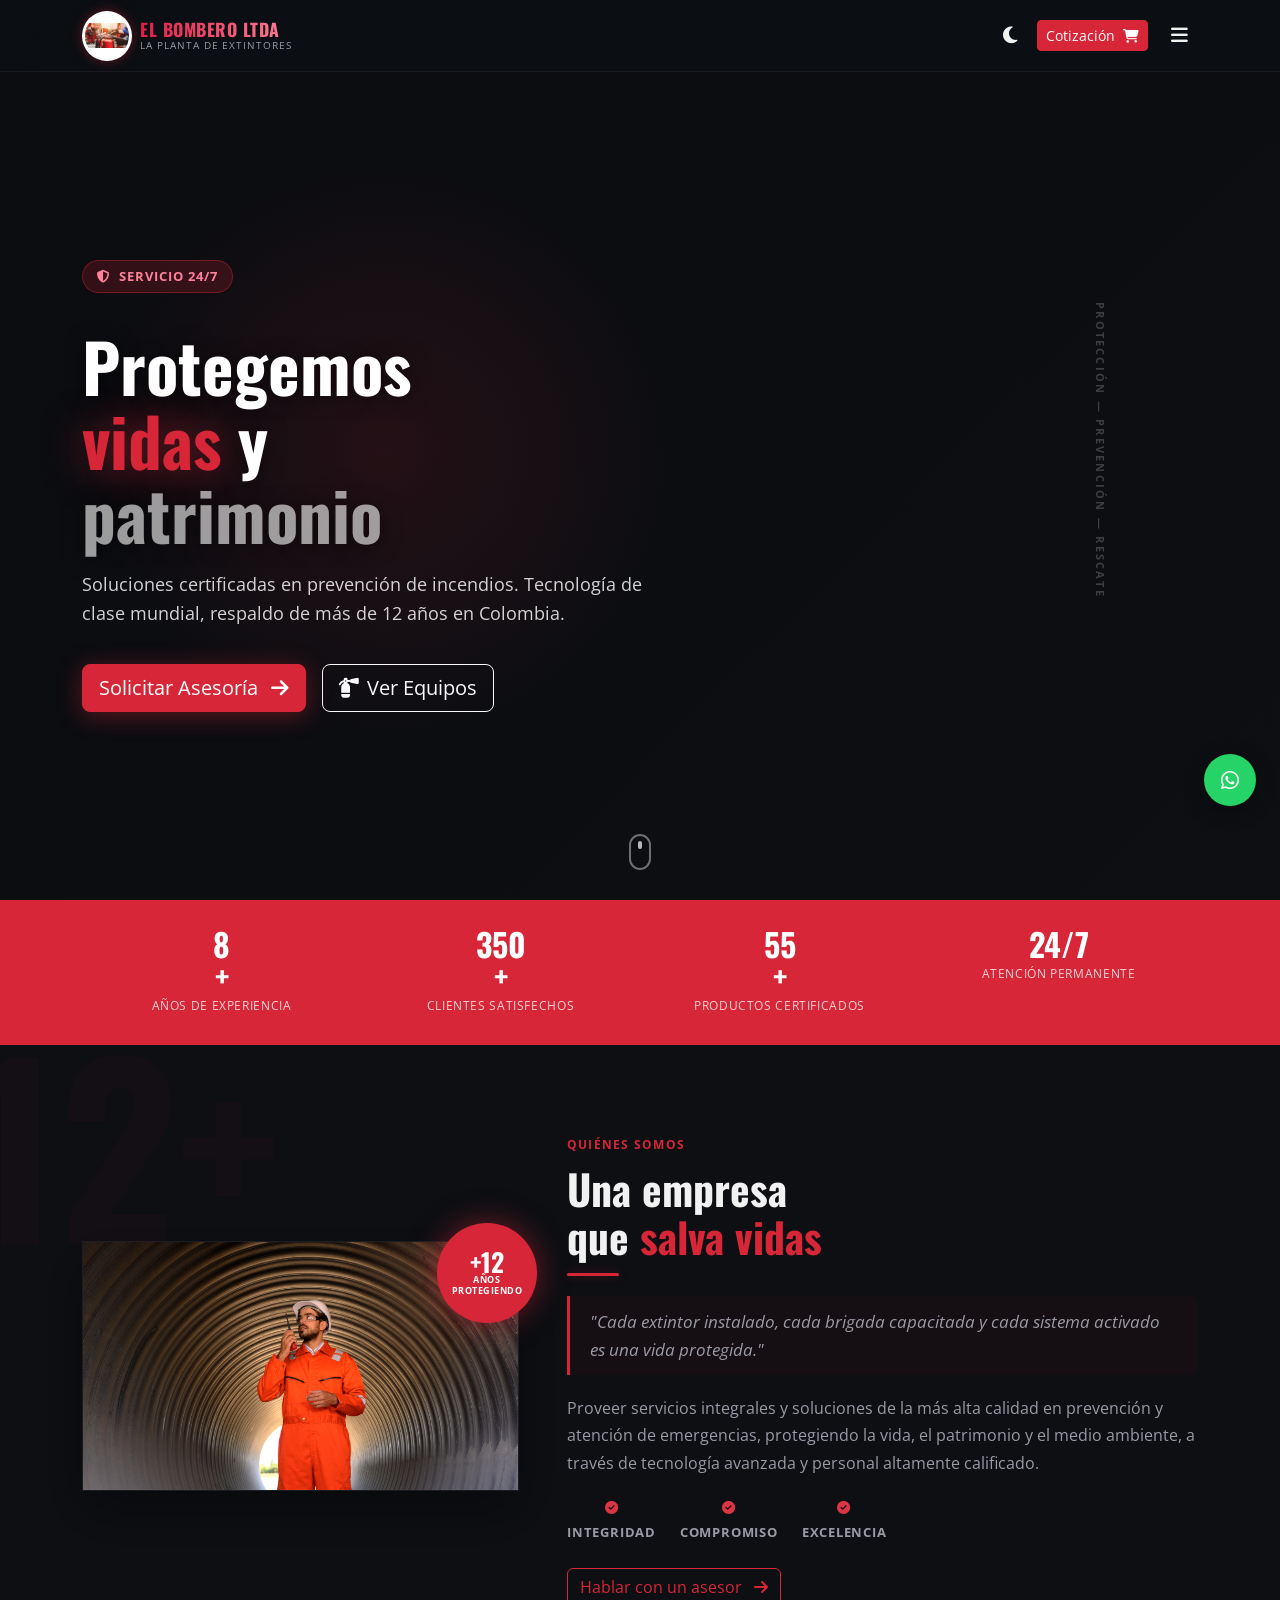
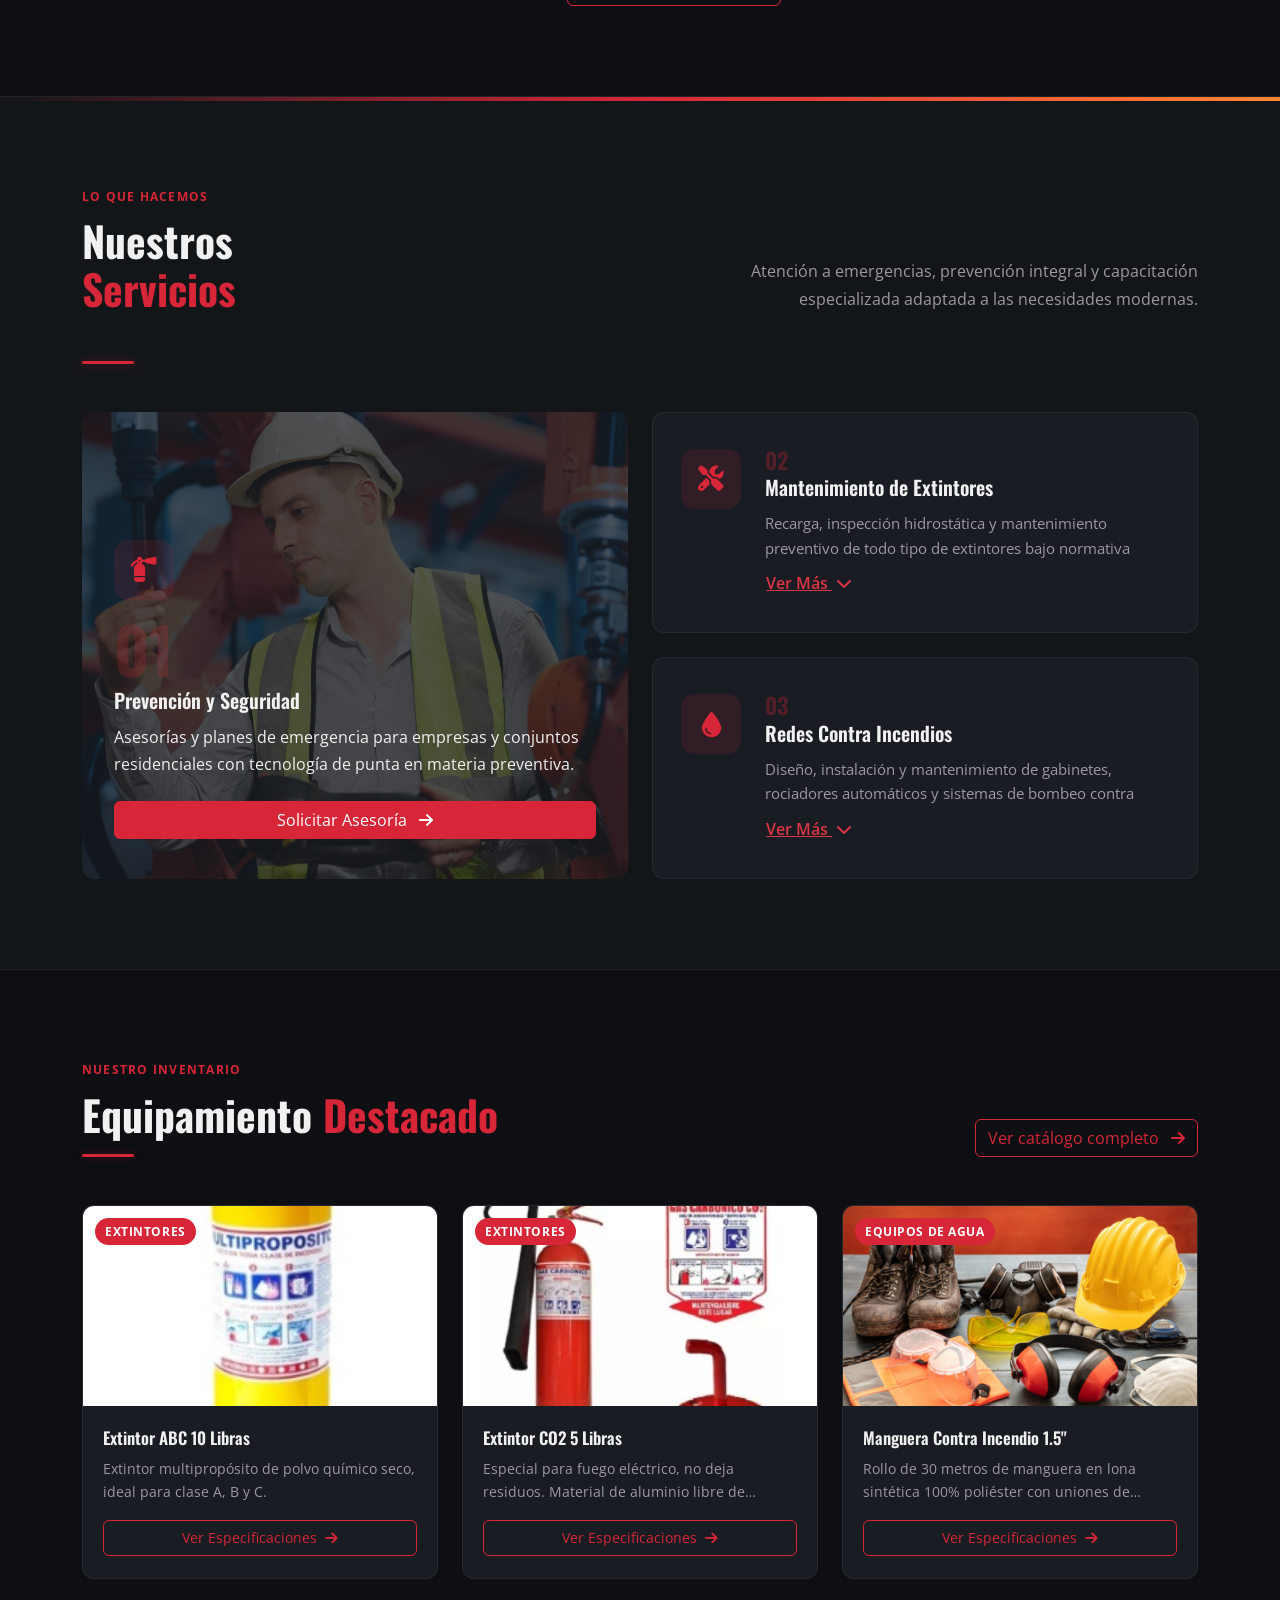
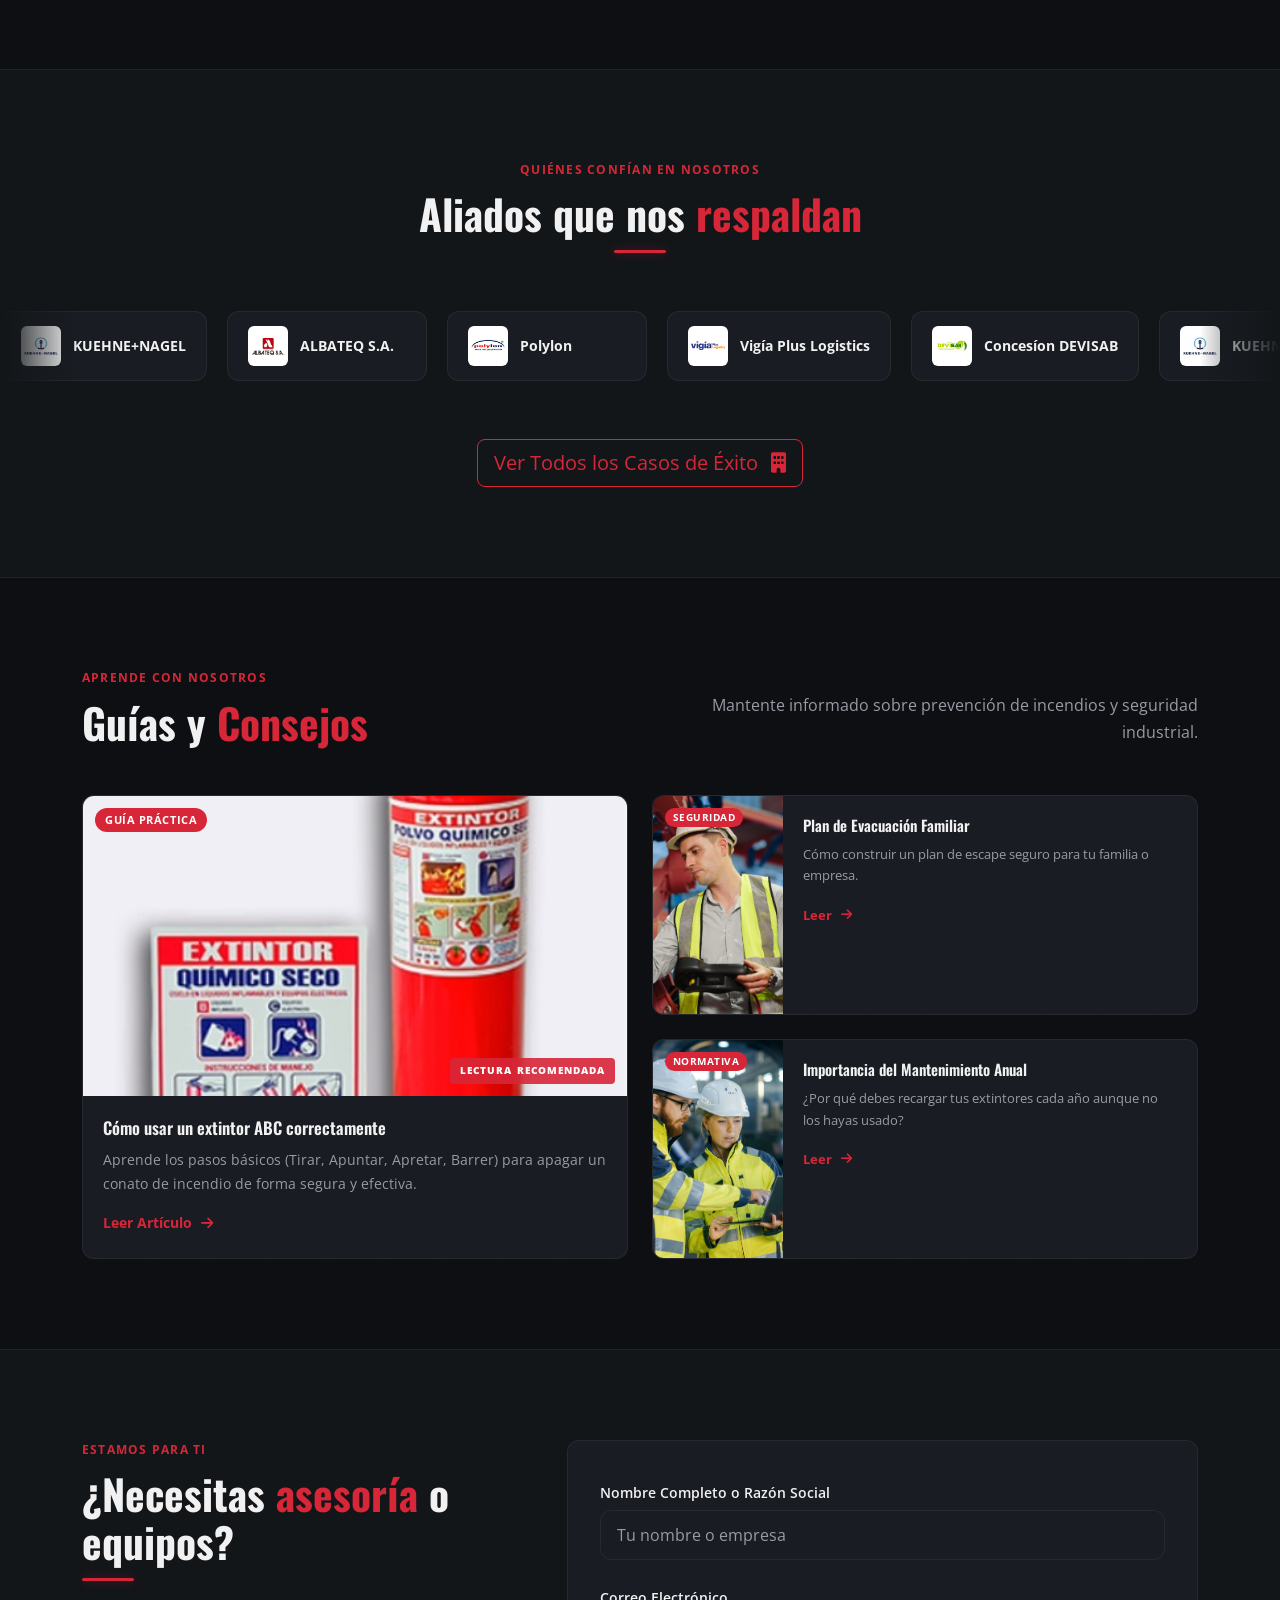
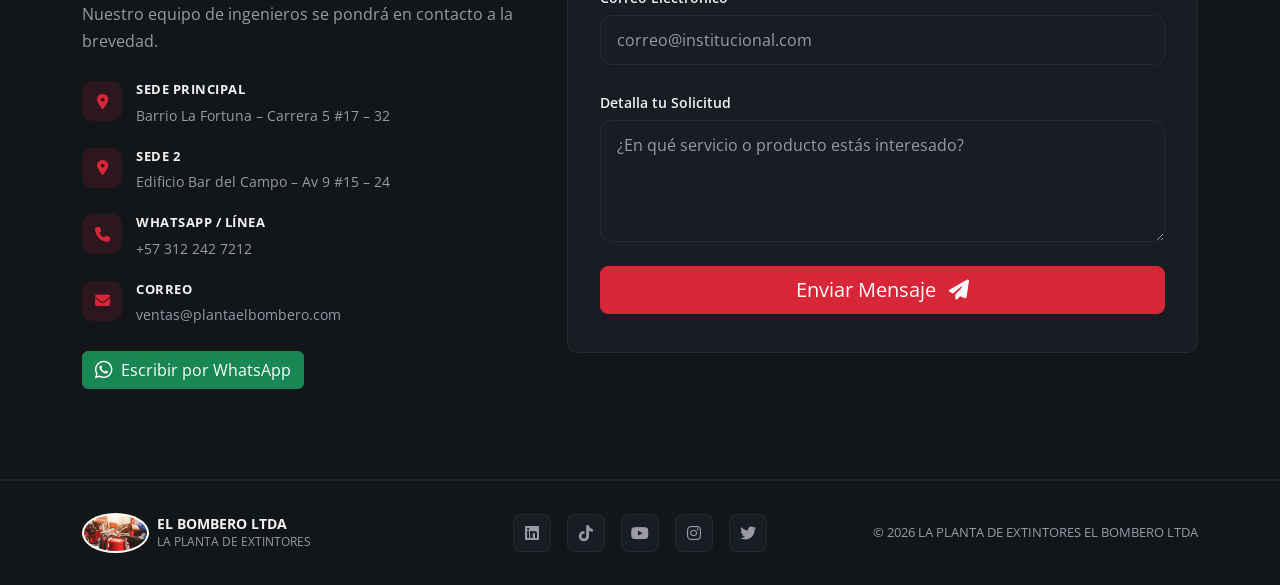
<file: index.html>
<!DOCTYPE html>
<html lang="es">
<head>
    <meta charset="UTF-8">
    <meta name="viewport" content="width=device-width, initial-scale=1.0">
    <title>LA PLANTA DE EXTINTORES EL BOMBERO LTDA | Protección Certificada</title>
    <meta name="description" content="Más de 12 años protegiendo vidas y patrimonio. Extintores, sistemas contra incendio y capacitación certificada en Colombia.">
    <link href="https://cdn.jsdelivr.net/npm/bootstrap@5.3.3/dist/css/bootstrap.min.css" rel="stylesheet">
    <link rel="stylesheet" href="https://cdnjs.cloudflare.com/ajax/libs/font-awesome/6.4.0/css/all.min.css">
    <link href="https://fonts.googleapis.com/css2?family=Oswald:wght@400;600;700&family=Open+Sans:wght@300;400;600&display=swap" rel="stylesheet">
    <link rel="stylesheet" href="css/style.css">
</head>
<body>

<!-- NAVBAR mejorado -->
<nav class="navbar navbar-expand-lg fixed-top" id="mainNav">
    <div class="container">
        <a class="navbar-brand d-flex align-items-center gap-2" href="index.html">
            <div class="nav-logo-wrap">
                <img src="assets/Extintores_Assets/Extintores2.png" alt="Logo" class="logo-img">
                <span class="nav-logo-pulse"></span>
            </div>
            <div class="d-flex flex-column lh-1">
                <span class="brand-name">EL BOMBERO LTDA</span>
                <span class="brand-sub d-none d-md-block">LA PLANTA DE EXTINTORES</span>
            </div>
        </a>
        <div class="d-flex align-items-center gap-2 ms-auto">
            <button id="themeToggleBtn" class="btn btn-icon" aria-label="Cambiar tema"><i class="fas fa-moon"></i></button>
            <a href="cotizacion.html" class="btn btn-danger btn-sm">Cotización <i class="fas fa-shopping-cart ms-1"></i></a>
            <button class="btn btn-icon ms-1" id="sidebar-toggle" aria-label="Menú"><i class="fas fa-bars"></i></button>
        </div>
    </div>
</nav>

<!-- HERO -->
<section id="inicio" class="hero-section">
    <div class="hero-bg">
        <div class="hero-slide slide-1"></div>
        <div class="hero-slide slide-2"></div>
        <div class="hero-slide slide-3"></div>
    </div>
    <div class="hero-overlay"></div>
    <div class="hero-glow"></div>

    <!-- Texto vertical lateral -->
    <div class="hero-vertical-text">PROTECCIÓN — PREVENCIÓN — RESCATE</div>

    <div class="container hero-content">
        <div class="row">
            <div class="col-lg-8">
                <span class="badge-tag"><i class="fas fa-shield-alt me-1"></i> Servicio 24/7</span>
                <h1 class="hero-title mt-3">
                    Protegemos<br>
                    <span class="text-accent hero-accent-word">vidas</span> y<br>
                    <span class="hero-title-light">patrimonio</span>
                </h1>
                <p class="hero-desc">Soluciones certificadas en prevención de incendios. Tecnología de clase mundial, respaldo de más de 12 años en Colombia.</p>
                <div class="d-flex flex-wrap gap-3 mt-4">
                    <a href="#contacto" class="btn btn-danger btn-lg hero-cta-primary">
                        Solicitar Asesoría <i class="fas fa-arrow-right ms-2"></i>
                    </a>
                    <a href="catalogo.html" class="btn btn-outline-light btn-lg">
                        <i class="fas fa-fire-extinguisher me-2"></i>Ver Equipos
                    </a>
                </div>
            </div>
        </div>

        <!-- Tarjeta flotante removida -->
    </div>

    <div class="scroll-indicator"><span></span></div>
</section>

<!-- STATS BAR — animados -->
<div class="stats-bar">
    <div class="container">
        <div class="row g-0 text-center">
            <div class="col-6 col-md-3">
                <div class="stat-item">
                    <span class="stat-number" data-count="12">0</span><span class="stat-number">+</span>
                    <span class="stat-label">Años de experiencia</span>
                </div>
            </div>
            <div class="col-6 col-md-3">
                <div class="stat-item">
                    <span class="stat-number" data-count="500">0</span><span class="stat-number">+</span>
                    <span class="stat-label">Clientes satisfechos</span>
                </div>
            </div>
            <div class="col-6 col-md-3">
                <div class="stat-item">
                    <span class="stat-number" data-count="80">0</span><span class="stat-number">+</span>
                    <span class="stat-label">Productos certificados</span>
                </div>
            </div>
            <div class="col-6 col-md-3">
                <div class="stat-item">
                    <span class="stat-number">24/7</span>
                    <span class="stat-label">Atención permanente</span>
                </div>
            </div>
        </div>
    </div>
</div>

<!-- MISIÓN — diseño editorial asimétrico -->
<section id="mision" class="section-pad mission-editorial">
    <div class="mission-watermark">12+</div>
    <div class="container position-relative">
        <div class="row align-items-center g-5">
            <div class="col-lg-5" data-animate="fade-right">
                <div class="mission-img-wrap">
                    <img src="assets/Bombero_Assets/Imagen_Bombero.png" alt="Misión El Bombero" class="img-fluid">
                    <!-- Decorativo: años -->
                    <div class="mission-years-badge">
                        <span class="myd-num">+12</span>
                        <span class="myd-label">AÑOS<br>PROTEGIENDO</span>
                    </div>
                </div>
            </div>
            <div class="col-lg-7" data-animate="fade-left">
                <span class="section-eyebrow">Quiénes somos</span>
                <h2 class="section-title">Una empresa<br>que <span class="text-accent">salva vidas</span></h2>
                <div class="accent-line"></div>
                <!-- Cita editorial -->
                <blockquote class="mission-quote">
                    "Cada extintor instalado, cada brigada capacitada y cada sistema activado es una vida protegida."
                </blockquote>
                <p class="section-desc">Proveer servicios integrales y soluciones de la más alta calidad en prevención y atención de emergencias, protegiendo la vida, el patrimonio y el medio ambiente, a través de tecnología avanzada y personal altamente calificado.</p>
                <div class="d-flex gap-4 mt-4 mission-values">
                    <div class="mval"><i class="fas fa-check-circle text-danger mb-1"></i><span>Integridad</span></div>
                    <div class="mval"><i class="fas fa-check-circle text-danger mb-1"></i><span>Compromiso</span></div>
                    <div class="mval"><i class="fas fa-check-circle text-danger mb-1"></i><span>Excelencia</span></div>
                </div>
                <a href="#contacto" class="btn btn-outline-danger mt-4">Hablar con un asesor <i class="fas fa-arrow-right ms-2"></i></a>
            </div>
        </div>
    </div>
</section>

<!-- SERVICIOS — layout asimétrico destacado -->
<section id="servicios" class="section-pad section-alt servicios-editorial">
    <div class="servicios-fire-line"></div>
    <div class="container">
        <div class="row mb-5 align-items-end">
            <div class="col-lg-6">
                <span class="section-eyebrow">Lo que hacemos</span>
                <h2 class="section-title mb-0">Nuestros<br><span class="text-accent">Servicios</span></h2>
            </div>
            <div class="col-lg-6 text-lg-end">
                <p class="section-desc mb-0">Atención a emergencias, prevención integral y capacitación especializada adaptada a las necesidades modernas.</p>
            </div>
        </div>
        <div class="accent-line mb-5"></div>

        <!-- Grid asimétrico: 1 grande + 2 pequeñas -->
        <div class="row g-4">
            <!-- Card FEATURED grande -->
            <div class="col-lg-6">
                <div class="service-card service-card-featured h-100">
                    <div class="scf-bg" style="background-image:url('assets/Servicios_Assets/Asesorias.jpeg')"></div>
                    <div class="scf-content">
                        <div class="service-icon mb-3"><i class="fas fa-fire-extinguisher"></i></div>
                        <div class="scf-num">01</div>
                        <h3>Prevención y Seguridad</h3>
                        <p>Asesorías y planes de emergencia para empresas y conjuntos residenciales con tecnología de punta en materia preventiva.</p>
                        <a href="#contacto" class="btn btn-danger mt-2">Solicitar Asesoría <i class="fas fa-arrow-right ms-2"></i></a>
                    </div>
                </div>
            </div>
            <!-- 2 cards pequeñas apiladas -->
            <div class="col-lg-6">
                <div class="row g-4 h-100">
                    <div class="col-12">
                        <div class="service-card h-100">
                            <div class="d-flex align-items-start gap-4">
                                <div class="service-icon flex-shrink-0"><i class="fas fa-tools"></i></div>
                                <div>
                                    <div class="scf-num-sm">02</div>
                                    <h3>Mantenimiento de Extintores</h3>
                                    <div class="service-desc-wrap">
                                        <p>Recarga, inspección hidrostática y mantenimiento preventivo de todo tipo de extintores bajo normativa vigente.</p>
                                    </div>
                                    <button class="btn-ver-mas btn btn-link p-0 text-danger fw-semibold mt-2">Ver Más <i class="fas fa-chevron-down ms-1"></i></button>
                                </div>
                            </div>
                        </div>
                    </div>
                    <div class="col-12">
                        <div class="service-card h-100">
                            <div class="d-flex align-items-start gap-4">
                                <div class="service-icon flex-shrink-0"><i class="fas fa-tint"></i></div>
                                <div>
                                    <div class="scf-num-sm">03</div>
                                    <h3>Redes Contra Incendios</h3>
                                    <div class="service-desc-wrap">
                                        <p>Diseño, instalación y mantenimiento de gabinetes, rociadores automáticos y sistemas de bombeo contra incendios.</p>
                                    </div>
                                    <button class="btn-ver-mas btn btn-link p-0 text-danger fw-semibold mt-2">Ver Más <i class="fas fa-chevron-down ms-1"></i></button>
                                </div>
                            </div>
                        </div>
                    </div>
                </div>
            </div>
        </div>
    </div>
</section>

<!-- PRODUCTOS DESTACADOS -->
<section id="productos-destacados" class="section-pad">
    <div class="container">
        <div class="row align-items-end mb-5">
            <div class="col-lg-7">
                <span class="section-eyebrow">Nuestro inventario</span>
                <h2 class="section-title mb-0">Equipamiento <span class="text-accent">Destacado</span></h2>
                <div class="accent-line mt-3 mb-0"></div>
            </div>
            <div class="col-lg-5 text-lg-end mt-3 mt-lg-0">
                <a href="catalogo.html" class="btn btn-outline-danger">Ver catálogo completo <i class="fas fa-arrow-right ms-2"></i></a>
            </div>
        </div>
        <div class="row g-4" id="home-products-container"></div>
    </div>
</section>

<!-- CLIENTES — marquee auto-scroll -->
<section id="clientes-destacados" class="section-pad section-alt">
    <div class="container">
        <div class="text-center mb-5">
            <span class="section-eyebrow">Quiénes confían en nosotros</span>
            <h2 class="section-title">Aliados que nos <span class="text-accent">respaldan</span></h2>
            <div class="accent-line mx-auto"></div>
        </div>
    </div>
    <!-- Marquee de logos -->
    <div class="clients-marquee-wrap">
        <div class="clients-marquee" id="home-clients-container"></div>
    </div>
    <div class="container text-center mt-5">
        <a href="clientes.html" class="btn btn-outline-danger btn-lg">
            Ver Todos los Casos de Éxito <i class="fas fa-building ms-2"></i>
        </a>
    </div>
</section>

<!-- BLOG / GUÍAS — layout horizontal editorial -->
<section id="blog" class="section-pad blog-editorial">
    <div class="blog-editorial-bg"></div>
    <div class="container">
        <div class="row align-items-end mb-5">
            <div class="col-lg-6">
                <span class="section-eyebrow">Aprende con nosotros</span>
                <h2 class="section-title mb-0">Guías y <span class="text-accent">Consejos</span></h2>
            </div>
            <div class="col-lg-6 text-lg-end">
                <p class="section-desc mb-0">Mantente informado sobre prevención de incendios y seguridad industrial.</p>
            </div>
        </div>
        <div class="row g-4">
            <!-- Article grande -->
            <div class="col-lg-6">
                <article class="blog-card blog-card-featured">
                    <div class="blog-img-wrap" style="height:300px">
                        <img src="assets/Extintores_Assets/Exintor portatil BC.jpg" alt="Guía extintor ABC" loading="lazy">
                        <span class="blog-tag">Guía Práctica</span>
                        <div class="blog-featured-label">LECTURA RECOMENDADA</div>
                    </div>
                    <div class="blog-body">
                        <h3>Cómo usar un extintor ABC correctamente</h3>
                        <p>Aprende los pasos básicos (Tirar, Apuntar, Apretar, Barrer) para apagar un conato de incendio de forma segura y efectiva.</p>
                        <a href="#" class="blog-link">Leer Artículo <i class="fas fa-arrow-right ms-1"></i></a>
                    </div>
                </article>
            </div>
            <!-- 2 articles pequeños -->
            <div class="col-lg-6">
                <div class="d-flex flex-column gap-4 h-100">
                    <article class="blog-card blog-card-horizontal">
                        <div class="blog-img-wrap" style="width:130px;height:100%;flex-shrink:0">
                            <img src="assets/Servicios_Assets/Asesorias.jpeg" alt="Plan de evacuación" loading="lazy">
                            <span class="blog-tag" style="font-size:.6rem;padding:2px 8px">Seguridad</span>
                        </div>
                        <div class="blog-body" style="padding:20px">
                            <h3 style="font-size:.95rem">Plan de Evacuación Familiar</h3>
                            <p style="font-size:.82rem">Cómo construir un plan de escape seguro para tu familia o empresa.</p>
                            <a href="#" class="blog-link" style="font-size:.8rem">Leer <i class="fas fa-arrow-right ms-1"></i></a>
                        </div>
                    </article>
                    <article class="blog-card blog-card-horizontal">
                        <div class="blog-img-wrap" style="width:130px;height:100%;flex-shrink:0">
                            <img src="assets/Servicios_Assets/Cumplimiento Normativo en Seguridad.jpeg" alt="Mantenimiento anual" loading="lazy">
                            <span class="blog-tag" style="font-size:.6rem;padding:2px 8px">Normativa</span>
                        </div>
                        <div class="blog-body" style="padding:20px">
                            <h3 style="font-size:.95rem">Importancia del Mantenimiento Anual</h3>
                            <p style="font-size:.82rem">¿Por qué debes recargar tus extintores cada año aunque no los hayas usado?</p>
                            <a href="#" class="blog-link" style="font-size:.8rem">Leer <i class="fas fa-arrow-right ms-1"></i></a>
                        </div>
                    </article>
                </div>
            </div>
        </div>
    </div>
</section>

<!-- CONTACTO -->
<section id="contacto" class="section-pad section-alt">
    <div class="container">
        <div class="row g-5 align-items-start">
            <div class="col-lg-5" data-animate="fade-right">
                <span class="section-eyebrow">Estamos para ti</span>
                <h2 class="section-title">¿Necesitas <span class="text-accent">asesoría</span> o equipos?</h2>
                <div class="accent-line"></div>
                <p class="section-desc">Nuestro equipo de ingenieros se pondrá en contacto a la brevedad.</p>
                <div class="contact-info-list mt-4">
                    <div class="contact-info-item">
                        <div class="contact-icon"><i class="fas fa-map-marker-alt"></i></div>
                        <div><strong>Sede Principal</strong><p>Barrio La Fortuna – Carrera 5 #17 – 32</p></div>
                    </div>
                    <div class="contact-info-item">
                        <div class="contact-icon"><i class="fas fa-map-marker-alt"></i></div>
                        <div><strong>Sede 2</strong><p>Edificio Bar del Campo – Av 9 #15 – 24</p></div>
                    </div>
                    <div class="contact-info-item">
                        <div class="contact-icon"><i class="fas fa-phone"></i></div>
                        <div><strong>WhatsApp / Línea</strong><p>+57 312 242 7212</p></div>
                    </div>
                    <div class="contact-info-item">
                        <div class="contact-icon"><i class="fas fa-envelope"></i></div>
                        <div><strong>Correo</strong><p>ventas@plantaelbombero.com</p></div>
                    </div>
                </div>
                <!-- WhatsApp directo -->
                <a href="https://wa.me/573122427212?text=Hola,%20me%20gustaría%20información%20sobre%20sus%20servicios." target="_blank" rel="noopener" class="btn btn-success mt-4 d-inline-flex align-items-center gap-2">
                    <i class="fab fa-whatsapp fa-lg"></i> Escribir por WhatsApp
                </a>
            </div>
            <div class="col-lg-7" data-animate="fade-left">
                <div class="contact-form-card">
                    <form id="contactForm" novalidate>
                        <div class="mb-4">
                            <label for="name" class="form-label">Nombre Completo o Razón Social</label>
                            <input type="text" id="name" class="form-control" required placeholder="Tu nombre o empresa">
                        </div>
                        <div class="mb-4">
                            <label for="email" class="form-label">Correo Electrónico</label>
                            <input type="email" id="email" class="form-control" required placeholder="correo@institucional.com">
                        </div>
                        <div class="mb-4">
                            <label for="message" class="form-label">Detalla tu Solicitud</label>
                            <textarea id="message" class="form-control" rows="4" required placeholder="¿En qué servicio o producto estás interesado?"></textarea>
                        </div>
                        <button type="submit" class="btn btn-danger btn-lg w-100">
                            Enviar Mensaje <i class="fas fa-paper-plane ms-2"></i>
                        </button>
                    </form>
                </div>
            </div>
        </div>
    </div>
</section>

<!-- FOOTER -->
<footer>
    <div class="container">
        <div class="row align-items-center gy-3">
            <div class="col-md-4 text-center text-md-start">
                <div class="d-flex align-items-center gap-2 justify-content-center justify-content-md-start">
                    <img src="assets/Extintores_Assets/Extintores2.png" alt="Logo" style="height:40px;border-radius:50%;background:#fff;padding:2px;">
                    <div>
                        <div class="fw-bold" style="font-size:.9rem;line-height:1.2">EL BOMBERO LTDA</div>
                        <div style="font-size:.72rem;color:var(--muted)">LA PLANTA DE EXTINTORES</div>
                    </div>
                </div>
            </div>
            <div class="col-md-4 text-center">
                <div class="footer-social">
                    <a href="#" aria-label="LinkedIn"><i class="fab fa-linkedin"></i></a>
                    <a href="#" aria-label="TikTok"><i class="fab fa-tiktok"></i></a>
                    <a href="#" aria-label="YouTube"><i class="fab fa-youtube"></i></a>
                    <a href="#" aria-label="Instagram"><i class="fab fa-instagram"></i></a>
                    <a href="#" aria-label="Twitter"><i class="fab fa-twitter"></i></a>
                </div>
            </div>
            <div class="col-md-4 text-center text-md-end">
                <p class="footer-copy mb-0">&copy; 2026 LA PLANTA DE EXTINTORES EL BOMBERO LTDA</p>
            </div>
        </div>
    </div>
</footer>

<!-- FLOATING ACTIONS -->
<div class="floating-actions">
    <a href="https://wa.me/573122427212?text=Hola,%20me%20gustaría%20saber%20más%20sobre%20sus%20productos." class="float-btn whatsapp-float" target="_blank" rel="noopener noreferrer" aria-label="WhatsApp">
        <i class="fab fa-whatsapp"></i>
    </a>
    <button class="float-btn scroll-top" id="scrollTopBtn" aria-label="Ir Arriba">
        <i class="fas fa-chevron-up"></i>
    </button>
</div>

<!-- GLOBAL SIDEBAR -->
<div id="globalSidebar" class="sidebar">
    <div class="sidebar-header">
        <h3>Menú</h3>
        <button class="btn btn-icon" id="closeSidebarBtn" aria-label="Cerrar menú"><i class="fas fa-times"></i></button>
    </div>
    <ul class="sidebar-nav">
        <li><a href="index.html" class="active"><i class="fas fa-home"></i> Inicio</a></li>
        <li><a href="index.html#servicios"><i class="fas fa-tools"></i> Servicios</a></li>
        <li><a href="catalogo.html"><i class="fas fa-box-open"></i> Catálogo</a></li>
        <li><a href="cursos.html"><i class="fas fa-graduation-cap"></i> Cursos</a></li>
        <li><a href="clientes.html"><i class="fas fa-users"></i> Clientes</a></li>
        <li class="sidebar-divider"></li>
        <li>
            <a href="mobile-app/index.html" target="_blank" class="sidebar-app-link">
                <i class="fas fa-mobile-alt"></i> Previsualización App
                <span class="app-badge">NUEVO</span>
            </a>
        </li>
    </ul>
</div>
<div id="sidebarOverlay" class="sidebar-overlay"></div>

<!-- MODAL GLOBAL -->
<div id="globalModal" class="custom-modal">
    <div class="custom-modal-content">
        <button class="btn-modal-close" id="closeModalBtn" aria-label="Cerrar">&times;</button>
        <div id="modalBody"></div>
    </div>
</div>

<script src="https://cdn.jsdelivr.net/npm/bootstrap@5.3.3/dist/js/bootstrap.bundle.min.js"></script>
<script src="js/script.js"></script>
</body>
</html>
</file>
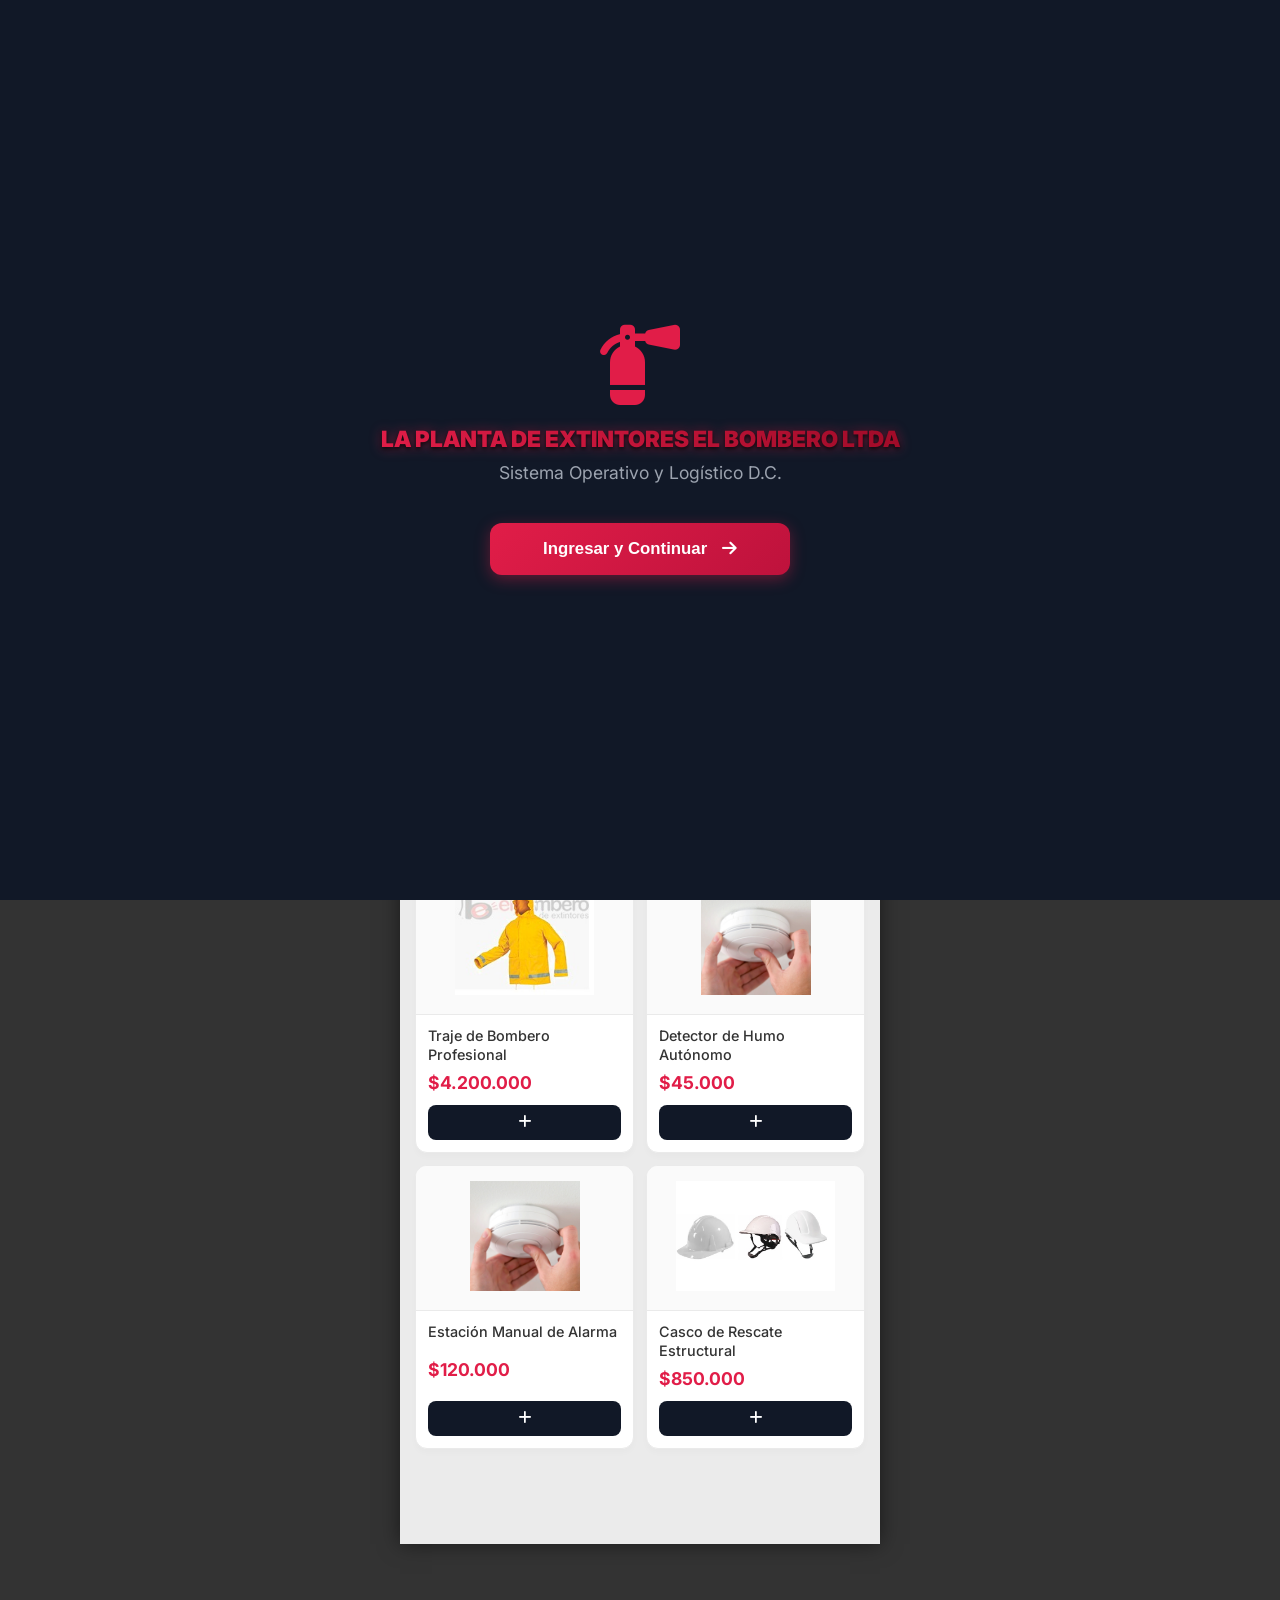
<file: mobile-app/index.html>
<!DOCTYPE html>
<html lang="es">
<head>
    <meta charset="UTF-8">
    <meta name="viewport" content="width=device-width, initial-scale=1.0, maximum-scale=1.0, user-scalable=no">
    <title>LA PLANTA DE EXTINTORES EL BOMBERO LTDA | Compras</title>
    <!-- Google Fonts -->
    <link href="https://fonts.googleapis.com/css2?family=Inter:wght@400;500;600;700&display=swap" rel="stylesheet">
    <!-- Font Awesome -->
    <link rel="stylesheet" href="https://cdnjs.cloudflare.com/ajax/libs/font-awesome/6.4.0/css/all.min.css">
    <!-- Mobile specific CSS -->
    <link rel="stylesheet" href="css/mobile.css">
</head>
<body>

    <!-- Splash Screen / Bloqueo -->
    <div id="splashScreen" class="splash-screen">
        <i class="fas fa-fire-extinguisher splash-logo"></i>
        <h1 class="company-brand" style="font-size: 1.4rem; padding: 0 10px;">LA PLANTA DE EXTINTORES EL BOMBERO LTDA</h1>
        <p>Sistema Operativo y Logístico D.C.</p>
        <button class="btn-primary-mobile splash-btn" onclick="app.closeSplash()">Ingresar y Continuar <i class="fas fa-arrow-right" style="margin-left: 10px;"></i></button>
    </div>

    <!-- Top Bar tipo Institucional -->
    <header class="top-bar">
        <div class="logo-area" onclick="app.toggleSidebarFilters()" style="cursor: pointer; padding-right: 5px;">
            <i class="fas fa-bars" style="font-size: 1.5rem; color: #fff;"></i>
        </div>
        <div class="brand-title" style="flex: 1; text-align: center; font-weight: 700; color: #fff; font-size: 1.2rem;">
            Catálogo
        </div>
        <div class="cart-icon-top" onclick="app.switchView('cart')">
            <i class="fas fa-shopping-cart"></i>
            <span id="topCartBadge" class="badge" style="display:none;">0</span>
        </div>
    </header>

    <!-- App Content Wrapper -->
    <main id="app-container">
        <!-- VISTA: HOME (Productos) -->
        <section id="view-home" class="view active">
            <!-- Sidebar / Pantalla de Filtros (Lateral u originando desde menu) -->
            <div id="mobileFilterOverlay" style="display:none; position: fixed; top: 0; left: 0; right: 0; bottom: 0; background: rgba(0,0,0,0.5); z-index: 200;" onclick="app.toggleSidebarFilters()"></div>
            <div id="mobileFilterPanel" style="position: fixed; top: 0; left: -300px; width: 280px; height: 100vh; background: #fff; z-index: 201; transition: left 0.3s; padding: 20px; box-shadow: 2px 0 10px rgba(0,0,0,0.2);">
                <div style="display: flex; justify-content: space-between; align-items: center; margin-bottom: 20px; border-bottom: 1px solid #eee; padding-bottom: 10px;">
                    <h3 style="font-size: 1.2rem; color: var(--dark-bg);"><i class="fas fa-filter"></i> Categorías</h3>
                    <i class="fas fa-times" style="font-size: 1.5rem; color: var(--primary-red); cursor: pointer;" onclick="app.toggleSidebarFilters()"></i>
                </div>
                <div id="sidebarCategoryScroll" style="display: flex; flex-direction: column; gap: 15px;">
                    <!-- Llenado via JS -->
                </div>
            </div>

            <!-- Block buscador independiente -->
            <div class="app-search-block">
                <i class="fas fa-search"></i>
                <input type="text" id="searchInput" placeholder="Busca en el catálogo...">
            </div>

            <div class="banner-slider">
                <img src="../assets/Extintores_Assets/Extintores.jpeg" alt="Ofertas" class="banner-img">
            </div>

            <div class="products-list" id="productsList">
                <!-- Tarjetas de producto por JS -->
            </div>
            <div style="height: 80px;"></div> <!-- Spacing for bottom nav -->
        </section>

        <!-- VISTA: CARRITO -->
        <section id="view-cart" class="view">
            <div class="view-header">
                <h2>Mi Carrito</h2>
            </div>
            <div id="cartItemsContainer" class="cart-items-container">
                <!-- Por JS -->
            </div>
            <div class="cart-summary" id="cartSummaryBlock" style="display:none;">
                <div class="summary-line total">
                    <span>Total</span>
                    <span id="cartTotalText">$0</span>
                </div>
                <button class="btn-primary-mobile" onclick="app.showCheckout()">Continuar Compra</button>
            </div>
            <div id="emptyCartMessage" class="empty-message">
                <i class="fas fa-shopping-basket"></i>
                <p>Tu carrito está vacío.</p>
                <button class="btn-secondary-mobile" onclick="app.switchView('home')">Descubrir Productos</button>
            </div>
            <div style="height: 80px;"></div>
        </section>

        <!-- VISTA: CLIENTES -->
        <section id="view-clients" class="view">
            <div class="view-header">
                <h2>Directorio de Clientes</h2>
            </div>
            <div class="clients-list" id="clientsList">
                <!-- Por JS -->
            </div>
            <div style="height: 80px;"></div>
        </section>
        
        <!-- VISTA: CHECKOUT (Pago) -->
        <section id="view-checkout" class="view">
            <div class="view-header" style="background:#fff;">
                <h2><i class="fas fa-arrow-left" onclick="app.switchView('cart')" style="margin-right:15px;"></i> Finalizar Compra</h2>
            </div>
            <form id="mobileCheckoutForm" class="checkout-form">
                <div class="form-group">
                    <label>Nombre y Apellido</label>
                    <input type="text" id="chkNombre" required>
                </div>
                <div class="form-group">
                    <label>Correo Electrónico</label>
                    <input type="email" id="chkEmail" required>
                </div>
                <div class="form-group">
                    <label>Dirección de Envío</label>
                    <input type="text" id="chkDir" required>
                </div>
                <div class="form-group">
                    <label>Método de Pago</label>
                    <select required>
                        <option>Tarjeta de Crédito / Débito</option>
                        <option>PSE (MercadoPago)</option>
                        <option>Efecty</option>
                    </select>
                </div>
                <button type="submit" class="btn-primary-mobile" style="margin-top: 20px;">Pagar <span id="checkoutTotalText"></span></button>
            </form>
            <div style="height: 80px;"></div>
        </section>

        <!-- VISTA: PAGO EXITOSO -->
        <section id="view-success" class="view" style="background: #fff; text-align: center; height: 100vh;">
            <div style="display: flex; flex-direction: column; justify-content: center; height: 100%; padding: 0 20px;">
                <i class="fas fa-check-circle" style="font-size: 5rem; color: #00a650; margin-bottom: 20px;"></i>
                <h2 style="color: #333; margin-bottom: 15px;">¡Listo! Tu pago fue aprobado.</h2>
                <p style="color: #666; margin-bottom: 5px;">Enviamos el comprobante a tu correo y el equipo preparará tu envío pronto.</p>
                <div style="background: #f9f9f9; padding: 15px; border-radius: 8px; margin-top: 10px; display: inline-block;">
                    <p style="font-size: 0.95rem; color: #333; margin: 0;">Enviado a: <strong id="successEmailDisplay">...</strong> 
                        <i class="fas fa-edit" style="color: var(--primary-red); cursor: pointer; margin-left: 8px;" onclick="app.editSuccessEmail()"></i>
                    </p>
                </div>
                <div style="margin-top: 30px; display: flex; flex-direction: column; gap: 15px;">
                    <button class="btn-primary-mobile" onclick="app.switchView('home')">Volver al Inicio</button>
                    <a href="https://wa.me/573122427212" target="_blank" class="btn-secondary-mobile" style="color: #00a650; border-color: #00a650;"><i class="fab fa-whatsapp"></i> Hablar con Soporte</a>
                </div>
            </div>
        </section>
        <!-- VISTA: CONTACTOS -->
        <section id="view-contact" class="view">
            <div class="view-header">
                <h2>Contacto Institucional</h2>
            </div>
            <div class="contact-card">
                <h3><i class="fas fa-headset"></i> Atención Inmediata</h3>
                <p>¿Necesitas una cotización detallada o tienes dudas sobre nuestros servicios de capacitación?</p>
                <div style="margin-top: 15px; font-size: 0.9rem; color: #555; background: rgba(0,0,0,0.02); padding: 10px; border-radius: 8px;">
                    <strong>Sede Principal:</strong> Barrio La Fortuna - Carrera 5 #17 – 32<br>
                    <strong style="margin-top: 5px; display: inline-block;">Sede 2:</strong> Edificio Bar del Campo - Av 9 #15 – 24
                </div>
                <a href="mailto:ventas@plantaelbombero.com" class="btn-secondary-mobile" style="margin-top: 20px; display: block; text-decoration: none;"><i class="fas fa-envelope" style="margin-right:8px;"></i> Escribir Correo</a>
                <a href="https://wa.me/573122427212" class="btn-primary-mobile" style="margin-top: 15px; background: #00a650; display: block; text-decoration: none; box-shadow: 0 4px 15px rgba(0, 166, 80, 0.4);"><i class="fab fa-whatsapp" style="margin-right:8px;"></i> WhatsApp</a>
            </div>
            <div class="social-card">
                <h3>Nuestras Redes Sociales</h3>
                <div class="social-icons-mobile">
                    <a href="#"><i class="fab fa-linkedin"></i></a>
                    <a href="#"><i class="fab fa-tiktok"></i></a>
                    <a href="#"><i class="fab fa-youtube"></i></a>
                    <a href="#"><i class="fab fa-instagram"></i></a>
                    <a href="#"><i class="fab fa-x-twitter"></i></a>
                </div>
            </div>
            <div style="height: 80px;"></div>
        </section>
    </main>

    <!-- Bottom Navigation Bar -->
    <nav class="bottom-nav" id="bottomNav">
        <div class="nav-item active" onclick="app.switchView('home')">
            <i class="fas fa-compass"></i>
            <span>Catálogo</span>
        </div>
        <div class="nav-item" onclick="app.switchView('cart')">
            <i class="fas fa-shopping-bag"></i>
            <span>Carrito</span>
            <span id="bottomCartBadge" class="nav-badge" style="display:none;">0</span>
        </div>
        <div class="nav-item" onclick="app.switchView('clients')">
            <i class="fas fa-briefcase"></i>
            <span>Directorio</span>
        </div>
        <div class="nav-item" onclick="app.switchView('contact')">
            <i class="fas fa-id-badge"></i>
            <span>Soporte</span>
        </div>
    </nav>

    <!-- Overlay de Carga -->
    <div id="loaderOverlay" class="loader-overlay">
        <div class="spinner"></div>
    </div>

    <!-- Script de lógica -->
    <script src="js/app.js"></script>
</body>
</html>
</file>
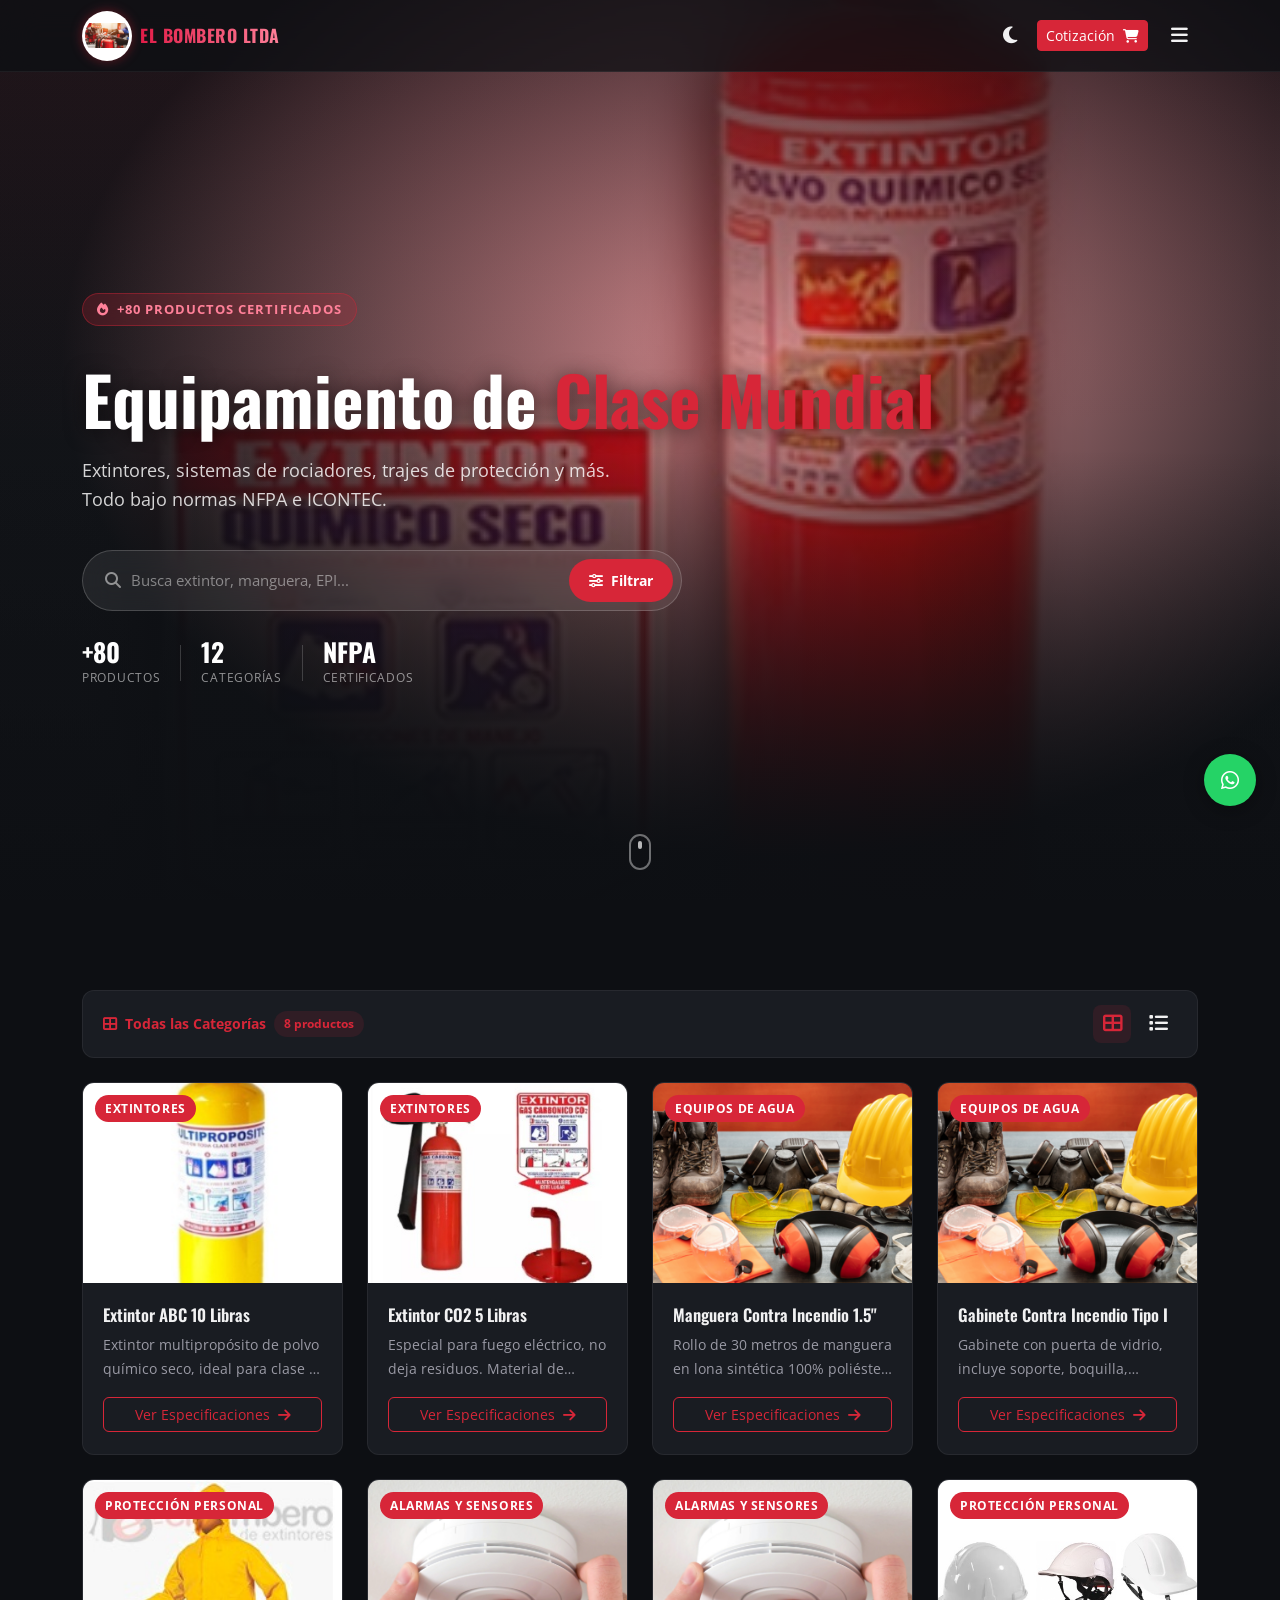
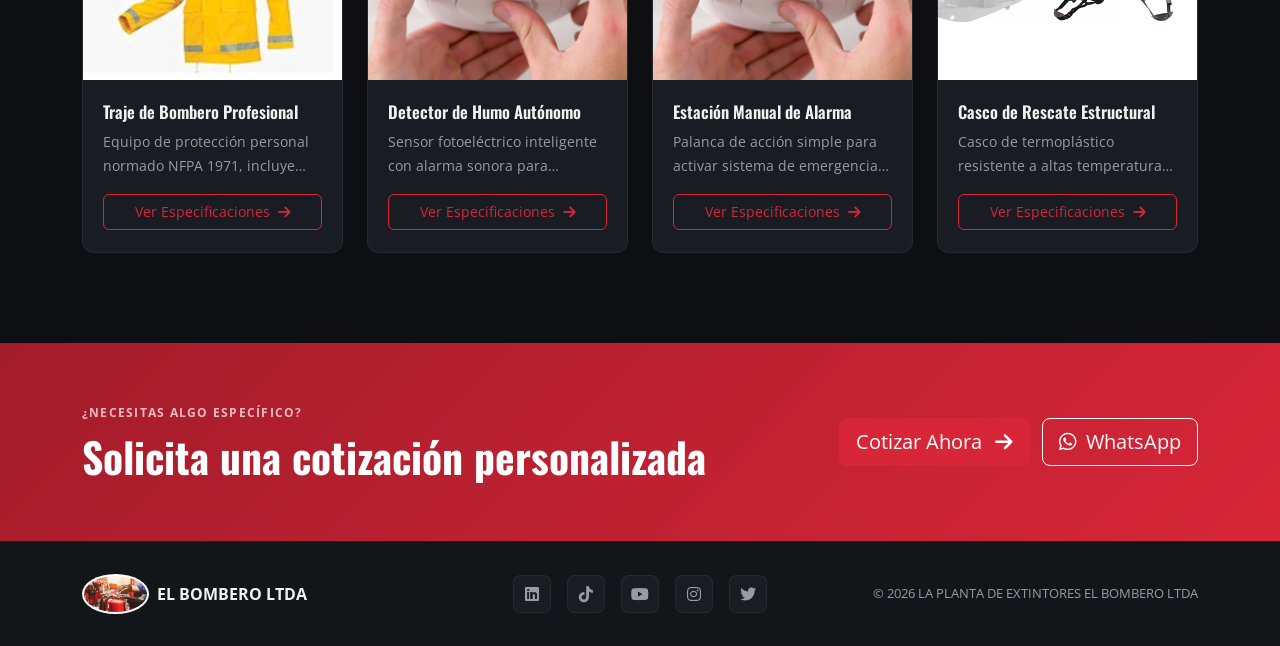
<file: catalogo.html>
<!DOCTYPE html>
<html lang="es">
<head>
    <meta charset="UTF-8">
    <meta name="viewport" content="width=device-width, initial-scale=1.0">
    <title>Catálogo de Productos | LA PLANTA DE EXTINTORES EL BOMBERO LTDA</title>
    <meta name="description" content="Explora nuestro catálogo completo de equipos contra incendio, extintores y sistemas de protección certificados.">
    <!-- Bootstrap 5 -->
    <link href="https://cdn.jsdelivr.net/npm/bootstrap@5.3.3/dist/css/bootstrap.min.css" rel="stylesheet">
    <!-- Font Awesome -->
    <link rel="stylesheet" href="https://cdnjs.cloudflare.com/ajax/libs/font-awesome/6.4.0/css/all.min.css">
    <!-- Google Fonts -->
    <link href="https://fonts.googleapis.com/css2?family=Oswald:wght@400;600;700&family=Open+Sans:wght@300;400;600&display=swap" rel="stylesheet">
    <link rel="stylesheet" href="css/style.css">
</head>
<body>

    <!-- NAVBAR -->
    <nav class="navbar navbar-expand-lg fixed-top" id="mainNav">
        <div class="container">
            <a class="navbar-brand d-flex align-items-center gap-2" href="index.html">
                <img src="assets/Extintores_Assets/Extintores2.png" alt="Logo El Bombero" class="logo-img">
                <span class="brand-name d-none d-md-inline">EL BOMBERO LTDA</span>
            </a>
            <div class="d-flex align-items-center gap-2 ms-auto">
                <button id="themeToggleBtn" class="btn btn-icon" aria-label="Cambiar tema">
                    <i class="fas fa-moon"></i>
                </button>
                <a href="cotizacion.html" class="btn btn-danger btn-sm">
                    Cotización <i class="fas fa-shopping-cart ms-1"></i>
                </a>
                <button class="btn btn-icon ms-1" id="sidebar-toggle" aria-label="Menú">
                    <i class="fas fa-bars"></i>
                </button>
            </div>
        </div>
    </nav>

    <!-- HERO CATÁLOGO — Llamas y fuego -->
    <section class="catalog-hero">
        <div class="catalog-hero-bg">
            <div class="catalog-flame-overlay"></div>
            <div class="catalog-particles" id="catalogParticles"></div>
        </div>
        <div class="container catalog-hero-content">
            <span class="badge-tag"><i class="fas fa-fire me-1"></i> +80 Productos Certificados</span>
            <h1 class="hero-title mt-3">
                Equipamiento de <span class="text-accent">Clase Mundial</span>
            </h1>
            <p class="hero-desc">
                Extintores, sistemas de rociadores, trajes de protección y más. Todo bajo normas NFPA e ICONTEC.
            </p>
            <!-- Barra de búsqueda integrada en el hero -->
            <div class="catalog-search-wrap">
                <i class="fas fa-search catalog-search-icon"></i>
                <input type="text" id="catalogSearchInput" class="catalog-search-input"
                       placeholder="Busca extintor, manguera, EPI...">
                <button id="openFilterBtn" class="catalog-filter-btn">
                    <i class="fas fa-sliders-h me-1"></i> Filtrar
                </button>
            </div>
            <!-- Stats rápidas -->
            <div class="catalog-hero-stats">
                <div class="chstat"><span>+80</span><small>Productos</small></div>
                <div class="chstat-sep"></div>
                <div class="chstat"><span>12</span><small>Categorías</small></div>
                <div class="chstat-sep"></div>
                <div class="chstat"><span>NFPA</span><small>Certificados</small></div>
            </div>
        </div>
        <!-- Scroll down -->
        <div class="scroll-indicator">
            <span></span>
        </div>
    </section>

    <!-- PANEL DE FILTROS (off-canvas lateral) -->
    <div id="filterSidebar" class="filter-panel">
        <div class="filter-panel-header">
            <div class="d-flex align-items-center gap-2">
                <i class="fas fa-filter text-danger"></i>
                <span class="fw-bold">Filtrar por Categoría</span>
            </div>
            <button class="btn btn-icon" id="closeFilterBtn">
                <i class="fas fa-times"></i>
            </button>
        </div>
        <div class="filter-panel-body">
            <div id="categoryFiltersContainer" class="filter-cats">
                <button class="cat-chip active" data-category="Todos">
                    <i class="fas fa-th-large me-1"></i> Todos
                </button>
            </div>
        </div>
    </div>
    <div id="filterOverlay" class="filter-overlay"></div>

    <!-- SECCIÓN PRINCIPAL DEL CATÁLOGO -->
    <section class="section-pad catalog-section">
        <div class="container">
            <!-- Toolbar activo: categoría + total -->
            <div class="catalog-toolbar mb-4">
                <div class="d-flex align-items-center gap-2">
                    <span id="activeCatLabel" class="catalog-active-cat">
                        <i class="fas fa-th-large me-1"></i> Todas las Categorías
                    </span>
                    <span id="productCountBadge" class="catalog-count-badge">0 productos</span>
                </div>
                <div class="d-flex gap-2">
                    <button id="viewGrid" class="btn btn-icon active-view" aria-label="Vista cuadrícula">
                        <i class="fas fa-th-large"></i>
                    </button>
                    <button id="viewList" class="btn btn-icon" aria-label="Vista lista">
                        <i class="fas fa-list"></i>
                    </button>
                </div>
            </div>

            <!-- Grid de productos -->
            <div class="row g-4" id="catalog-products-container"></div>

            <!-- Sin resultados -->
            <div id="catalog-no-products" class="catalog-empty" style="display:none">
                <i class="fas fa-box-open fa-3x text-danger opacity-50 mb-3"></i>
                <h4>Sin resultados</h4>
                <p class="text-muted">Prueba con otro término o cambia la categoría.</p>
                <button class="btn btn-outline-danger mt-2" onclick="document.getElementById('catalogSearchInput').value=''; document.querySelector('.cat-chip').click();">
                    Limpiar filtros
                </button>
            </div>
        </div>
    </section>

    <!-- CTA BANNER -->
    <section class="catalog-cta-band">
        <div class="container">
            <div class="row align-items-center gy-3">
                <div class="col-lg-7">
                    <span class="section-eyebrow">¿Necesitas algo específico?</span>
                    <h2 class="section-title mb-0">Solicita una cotización personalizada</h2>
                </div>
                <div class="col-lg-5 text-lg-end">
                    <a href="cotizacion.html" class="btn btn-danger btn-lg me-2">
                        Cotizar Ahora <i class="fas fa-arrow-right ms-2"></i>
                    </a>
                    <a href="https://wa.me/573122427212" target="_blank" rel="noopener" class="btn btn-outline-light btn-lg">
                        <i class="fab fa-whatsapp me-1"></i> WhatsApp
                    </a>
                </div>
            </div>
        </div>
    </section>

    <!-- FOOTER -->
    <footer>
        <div class="container">
            <div class="row align-items-center gy-3">
                <div class="col-md-4 text-center text-md-start">
                    <div class="d-flex align-items-center gap-2 justify-content-center justify-content-md-start">
                        <img src="assets/Extintores_Assets/Extintores2.png" alt="Logo" style="height:40px;border-radius:50%;background:#fff;padding:2px;">
                        <span class="fw-bold">EL BOMBERO LTDA</span>
                    </div>
                </div>
                <div class="col-md-4 text-center">
                    <div class="footer-social">
                        <a href="#" aria-label="LinkedIn"><i class="fab fa-linkedin"></i></a>
                        <a href="#" aria-label="TikTok"><i class="fab fa-tiktok"></i></a>
                        <a href="#" aria-label="YouTube"><i class="fab fa-youtube"></i></a>
                        <a href="#" aria-label="Instagram"><i class="fab fa-instagram"></i></a>
                        <a href="#" aria-label="Twitter"><i class="fab fa-twitter"></i></a>
                    </div>
                </div>
                <div class="col-md-4 text-center text-md-end">
                    <p class="footer-copy mb-0">&copy; 2026 LA PLANTA DE EXTINTORES EL BOMBERO LTDA</p>
                </div>
            </div>
        </div>
    </footer>

    <!-- FLOATING ACTIONS -->
    <div class="floating-actions">
        <a href="https://wa.me/573122427212" class="float-btn whatsapp-float" target="_blank" rel="noopener noreferrer" aria-label="WhatsApp">
            <i class="fab fa-whatsapp"></i>
        </a>
        <button class="float-btn scroll-top" id="scrollTopBtn" aria-label="Ir Arriba">
            <i class="fas fa-chevron-up"></i>
        </button>
    </div>

    <!-- GLOBAL SIDEBAR -->
    <div id="globalSidebar" class="sidebar">
        <div class="sidebar-header">
            <h3>Menú</h3>
            <button class="btn btn-icon" id="closeSidebarBtn" aria-label="Cerrar menú">
                <i class="fas fa-times"></i>
            </button>
        </div>
        <ul class="sidebar-nav">
            <li><a href="index.html"><i class="fas fa-home"></i> Inicio</a></li>
            <li><a href="index.html#servicios"><i class="fas fa-tools"></i> Servicios</a></li>
            <li><a href="catalogo.html" class="active"><i class="fas fa-box-open"></i> Catálogo</a></li>
            <li><a href="cursos.html"><i class="fas fa-graduation-cap"></i> Cursos</a></li>
            <li><a href="clientes.html"><i class="fas fa-users"></i> Clientes</a></li>
            <li class="sidebar-divider"></li>
            <li>
                <a href="mobile-app/index.html" target="_blank" class="sidebar-app-link">
                    <i class="fas fa-mobile-alt"></i> Previsualización App
                    <span class="app-badge">NUEVO</span>
                </a>
            </li>
        </ul>
    </div>
    <div id="sidebarOverlay" class="sidebar-overlay"></div>

    <!-- MODAL GLOBAL -->
    <div id="globalModal" class="custom-modal">
        <div class="custom-modal-content">
            <button class="btn-modal-close" id="closeModalBtn" aria-label="Cerrar">&times;</button>
            <div id="modalBody"></div>
        </div>
    </div>

    <script src="https://cdn.jsdelivr.net/npm/bootstrap@5.3.3/dist/js/bootstrap.bundle.min.js"></script>
    <script src="js/script.js"></script>
    <script>
        // Partículas flotantes tipo brasas
        (function(){
            const c = document.getElementById('catalogParticles');
            if (!c) return;
            for(let i=0; i<25; i++){
                const p = document.createElement('span');
                p.className = 'particle';
                p.style.cssText = `left:${Math.random()*100}%;animation-delay:${Math.random()*6}s;animation-duration:${4+Math.random()*6}s;width:${2+Math.random()*4}px;height:${2+Math.random()*4}px;`;
                c.appendChild(p);
            }
        })();

        // Toggle vista lista/grid
        document.getElementById('viewGrid')?.addEventListener('click', function(){
            const c = document.getElementById('catalog-products-container');
            c.classList.remove('catalog-list-view');
            this.classList.add('active-view');
            document.getElementById('viewList').classList.remove('active-view');
        });
        document.getElementById('viewList')?.addEventListener('click', function(){
            const c = document.getElementById('catalog-products-container');
            c.classList.add('catalog-list-view');
            this.classList.add('active-view');
            document.getElementById('viewGrid').classList.remove('active-view');
        });

        // Filter overlay
        document.getElementById('filterOverlay')?.addEventListener('click', ()=>{
            document.getElementById('filterSidebar').classList.remove('open');
            document.getElementById('filterOverlay').classList.remove('open');
        });
    </script>
</body>
</html>
</file>
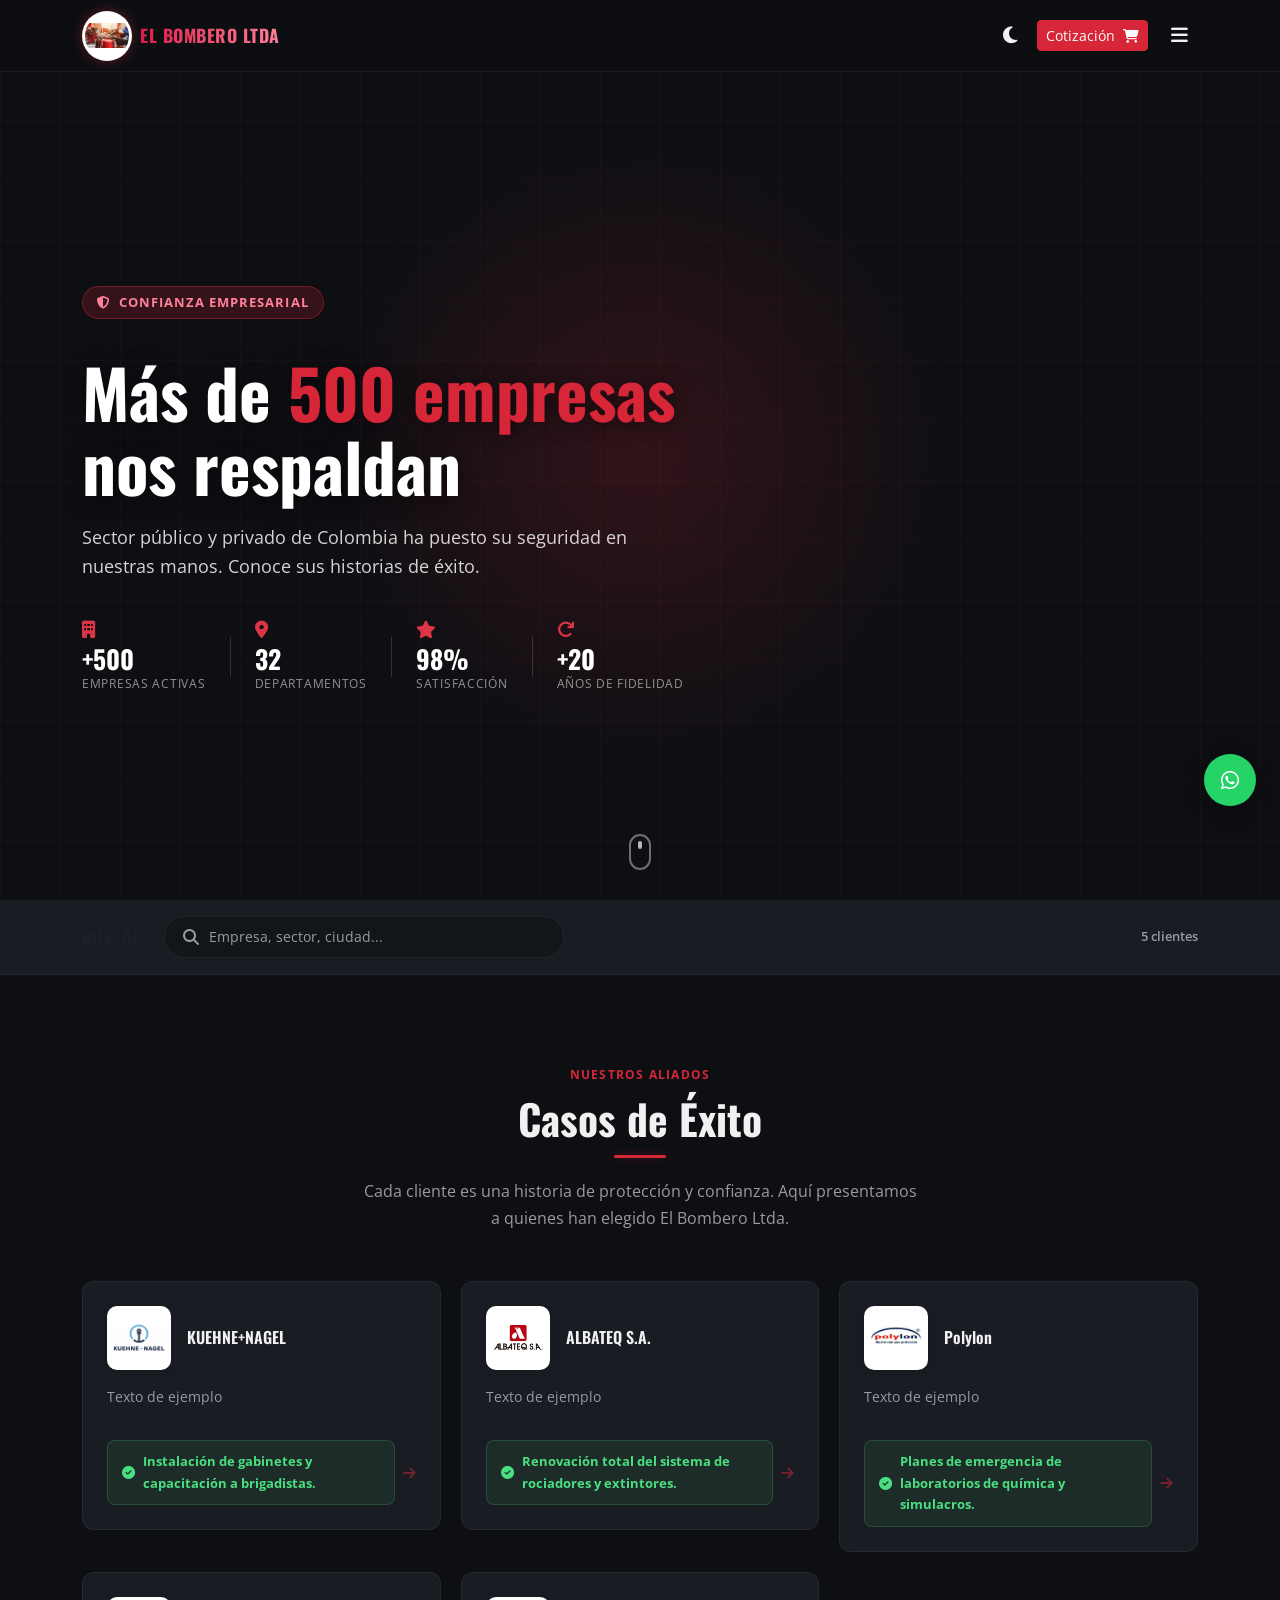
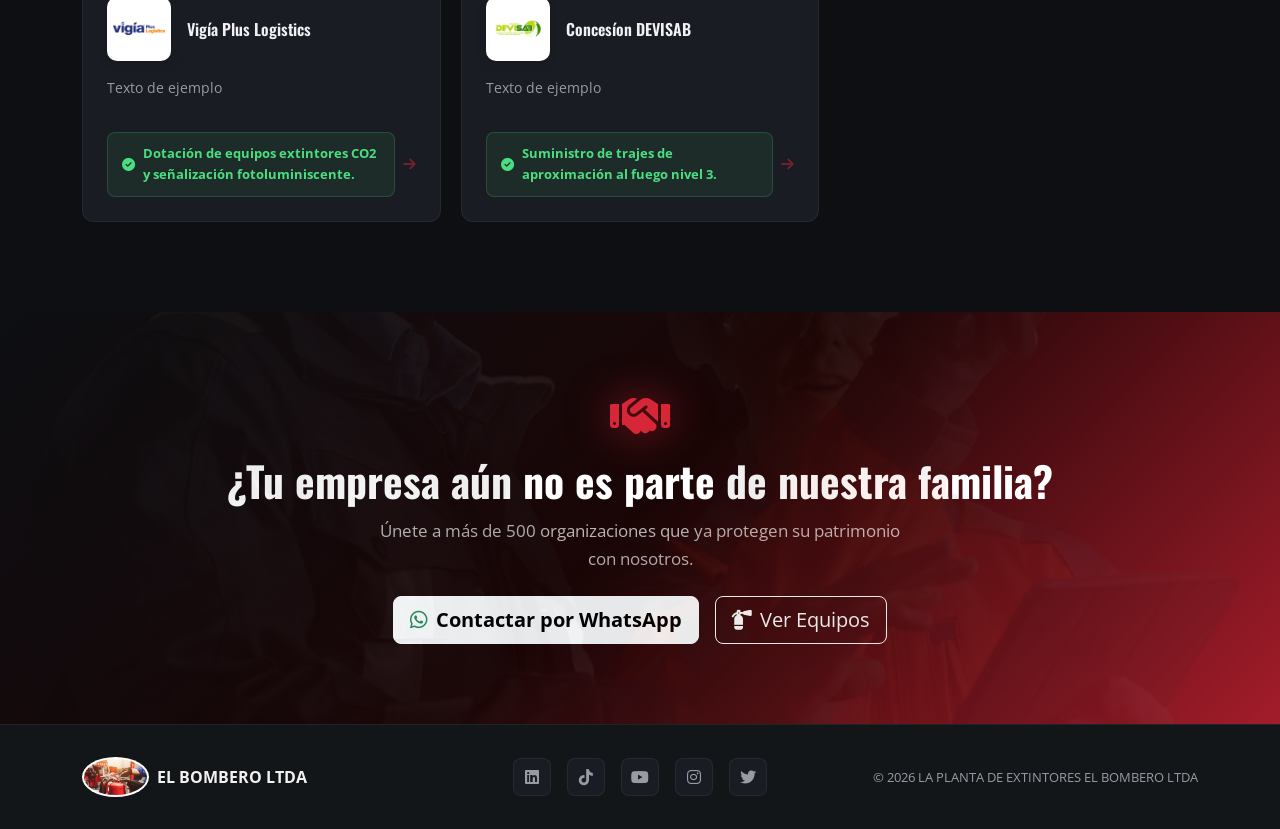
<file: clientes.html>
<!DOCTYPE html>
<html lang="es">
<head>
    <meta charset="UTF-8">
    <meta name="viewport" content="width=device-width, initial-scale=1.0">
    <title>Nuestros Clientes | LA PLANTA DE EXTINTORES EL BOMBERO LTDA</title>
    <meta name="description" content="Más de 500 empresas del sector público y privado de Colombia confían en El Bombero Ltda para proteger sus instalaciones.">
    <!-- Bootstrap 5 -->
    <link href="https://cdn.jsdelivr.net/npm/bootstrap@5.3.3/dist/css/bootstrap.min.css" rel="stylesheet">
    <!-- Font Awesome -->
    <link rel="stylesheet" href="https://cdnjs.cloudflare.com/ajax/libs/font-awesome/6.4.0/css/all.min.css">
    <!-- Google Fonts -->
    <link href="https://fonts.googleapis.com/css2?family=Oswald:wght@400;600;700&family=Open+Sans:wght@300;400;600&display=swap" rel="stylesheet">
    <link rel="stylesheet" href="css/style.css">
</head>
<body>

    <!-- NAVBAR -->
    <nav class="navbar navbar-expand-lg fixed-top" id="mainNav">
        <div class="container">
            <a class="navbar-brand d-flex align-items-center gap-2" href="index.html">
                <img src="assets/Extintores_Assets/Extintores2.png" alt="Logo El Bombero" class="logo-img">
                <span class="brand-name d-none d-md-inline">EL BOMBERO LTDA</span>
            </a>
            <div class="d-flex align-items-center gap-2 ms-auto">
                <button id="themeToggleBtn" class="btn btn-icon" aria-label="Cambiar tema">
                    <i class="fas fa-moon"></i>
                </button>
                <a href="cotizacion.html" class="btn btn-danger btn-sm">
                    Cotización <i class="fas fa-shopping-cart ms-1"></i>
                </a>
                <button class="btn btn-icon ms-1" id="sidebar-toggle" aria-label="Menú">
                    <i class="fas fa-bars"></i>
                </button>
            </div>
        </div>
    </nav>

    <!-- HERO CLIENTES — Mapa / confianza -->
    <section class="clients-hero">
        <div class="clients-hero-bg">
            <div class="clients-hero-grid"></div>
            <div class="clients-hero-glow"></div>
        </div>
        <div class="container clients-hero-content">
            <span class="badge-tag"><i class="fas fa-shield-alt me-1"></i> Confianza Empresarial</span>
            <h1 class="hero-title mt-3">
                Más de <span class="text-accent">500 empresas</span><br>nos respaldan
            </h1>
            <p class="hero-desc">
                Sector público y privado de Colombia ha puesto su seguridad en nuestras manos. Conoce sus historias de éxito.
            </p>
            <!-- Métricas de confianza -->
            <div class="clients-trust-bar">
                <div class="ctb-item">
                    <i class="fas fa-building text-danger"></i>
                    <strong>+500</strong>
                    <span>Empresas Activas</span>
                </div>
                <div class="ctb-sep"></div>
                <div class="ctb-item">
                    <i class="fas fa-map-marker-alt text-danger"></i>
                    <strong>32</strong>
                    <span>Departamentos</span>
                </div>
                <div class="ctb-sep"></div>
                <div class="ctb-item">
                    <i class="fas fa-star text-danger"></i>
                    <strong>98%</strong>
                    <span>Satisfacción</span>
                </div>
                <div class="ctb-sep"></div>
                <div class="ctb-item">
                    <i class="fas fa-redo text-danger"></i>
                    <strong>+20</strong>
                    <span>Años de fidelidad</span>
                </div>
            </div>
        </div>
        <div class="scroll-indicator"><span></span></div>
    </section>

    <!-- SECCIÓN FILTRO RÁPIDO -->
    <div class="clients-filter-bar">
        <div class="container">
            <div class="d-flex align-items-center gap-3 flex-wrap">
                <span class="text-muted small fw-semibold text-uppercase" style="letter-spacing:.08em">Buscar:</span>
                <div class="clients-search-wrap">
                    <i class="fas fa-search"></i>
                    <input type="text" id="clientsSearchInput" placeholder="Empresa, sector, ciudad...">
                </div>
                <span id="clientsCountLabel" class="clients-count ms-auto"></span>
            </div>
        </div>
    </div>

    <!-- GRID DE CLIENTES -->
    <section class="section-pad">
        <div class="container">
            <div class="text-center mb-5">
                <span class="section-eyebrow">Nuestros Aliados</span>
                <h2 class="section-title">Casos de Éxito</h2>
                <div class="accent-line mx-auto"></div>
                <p class="section-desc mx-auto" style="max-width:560px">
                    Cada cliente es una historia de protección y confianza. Aquí presentamos a quienes han elegido El Bombero Ltda.
                </p>
            </div>

            <div id="all-clients-container" class="clients-premium-grid"></div>

            <div id="clients-no-results" class="catalog-empty" style="display:none">
                <i class="fas fa-building fa-3x text-danger opacity-50 mb-3"></i>
                <h4>Sin resultados</h4>
                <p class="text-muted">Intenta con otro término de búsqueda.</p>
            </div>
        </div>
    </section>

    <!-- CTA CLIENTES -->
    <section class="clients-cta-band">
        <div class="container text-center">
            <i class="fas fa-handshake clients-cta-icon"></i>
            <h2 class="section-title text-white mt-3">¿Tu empresa aún no es parte de nuestra familia?</h2>
            <p class="clients-cta-desc">Únete a más de 500 organizaciones que ya protegen su patrimonio con nosotros.</p>
            <div class="d-flex gap-3 justify-content-center flex-wrap mt-4">
                <a href="https://wa.me/573122427212?text=Hola,%20quiero%20que%20mi%20empresa%20sea%20parte%20de%20El%20Bombero%20LTDA" target="_blank" rel="noopener" class="btn btn-light btn-lg fw-bold clients-cta-wa">
                    <i class="fab fa-whatsapp text-success me-2"></i>Contactar por WhatsApp
                </a>
                <a href="catalogo.html" class="btn btn-outline-light btn-lg clients-cta-catalog">
                    <i class="fas fa-fire-extinguisher me-2"></i>Ver Equipos
                </a>
            </div>
        </div>
    </section>

    <!-- FOOTER -->
    <footer>
        <div class="container">
            <div class="row align-items-center gy-3">
                <div class="col-md-4 text-center text-md-start">
                    <div class="d-flex align-items-center gap-2 justify-content-center justify-content-md-start">
                        <img src="assets/Extintores_Assets/Extintores2.png" alt="Logo" style="height:40px;border-radius:50%;background:#fff;padding:2px;">
                        <span class="fw-bold">EL BOMBERO LTDA</span>
                    </div>
                </div>
                <div class="col-md-4 text-center">
                    <div class="footer-social">
                        <a href="#" aria-label="LinkedIn"><i class="fab fa-linkedin"></i></a>
                        <a href="#" aria-label="TikTok"><i class="fab fa-tiktok"></i></a>
                        <a href="#" aria-label="YouTube"><i class="fab fa-youtube"></i></a>
                        <a href="#" aria-label="Instagram"><i class="fab fa-instagram"></i></a>
                        <a href="#" aria-label="Twitter"><i class="fab fa-twitter"></i></a>
                    </div>
                </div>
                <div class="col-md-4 text-center text-md-end">
                    <p class="footer-copy mb-0">&copy; 2026 LA PLANTA DE EXTINTORES EL BOMBERO LTDA</p>
                </div>
            </div>
        </div>
    </footer>

    <!-- FLOATING ACTIONS -->
    <div class="floating-actions">
        <a href="https://wa.me/573122427212" class="float-btn whatsapp-float" target="_blank" rel="noopener noreferrer" aria-label="WhatsApp">
            <i class="fab fa-whatsapp"></i>
        </a>
        <button class="float-btn scroll-top" id="scrollTopBtn" aria-label="Ir Arriba">
            <i class="fas fa-chevron-up"></i>
        </button>
    </div>

    <!-- GLOBAL SIDEBAR -->
    <div id="globalSidebar" class="sidebar">
        <div class="sidebar-header">
            <h3>Menú</h3>
            <button class="btn btn-icon" id="closeSidebarBtn" aria-label="Cerrar menú">
                <i class="fas fa-times"></i>
            </button>
        </div>
        <ul class="sidebar-nav">
            <li><a href="index.html"><i class="fas fa-home"></i> Inicio</a></li>
            <li><a href="index.html#servicios"><i class="fas fa-tools"></i> Servicios</a></li>
            <li><a href="catalogo.html"><i class="fas fa-box-open"></i> Catálogo</a></li>
            <li><a href="cursos.html"><i class="fas fa-graduation-cap"></i> Cursos</a></li>
            <li><a href="clientes.html" class="active"><i class="fas fa-users"></i> Clientes</a></li>
            <li class="sidebar-divider"></li>
            <li>
                <a href="mobile-app/index.html" target="_blank" class="sidebar-app-link">
                    <i class="fas fa-mobile-alt"></i> Previsualización App
                    <span class="app-badge">NUEVO</span>
                </a>
            </li>
        </ul>
    </div>
    <div id="sidebarOverlay" class="sidebar-overlay"></div>

    <!-- MODAL GLOBAL -->
    <div id="globalModal" class="custom-modal">
        <div class="custom-modal-content">
            <button class="btn-modal-close" id="closeModalBtn" aria-label="Cerrar">&times;</button>
            <div id="modalBody"></div>
        </div>
    </div>

    <script src="https://cdn.jsdelivr.net/npm/bootstrap@5.3.3/dist/js/bootstrap.bundle.min.js"></script>
    <script src="js/script.js"></script>
    <script>
        // Búsqueda en tiempo real en clientes
        document.getElementById('clientsSearchInput')?.addEventListener('input', function(){
            const q = this.value.toLowerCase().trim();
            const cards = document.querySelectorAll('.client-premium-card');
            let visible = 0;
            cards.forEach(card => {
                const text = card.textContent.toLowerCase();
                const show = !q || text.includes(q);
                card.parentElement.style.display = show ? '' : 'none';
                if(show) visible++;
            });
            const lbl = document.getElementById('clientsCountLabel');
            if(lbl) lbl.textContent = visible + ' cliente' + (visible !== 1 ? 's' : '');
            const noR = document.getElementById('clients-no-results');
            if(noR) noR.style.display = visible === 0 ? 'flex' : 'none';
        });
    </script>
</body>
</html>
</file>
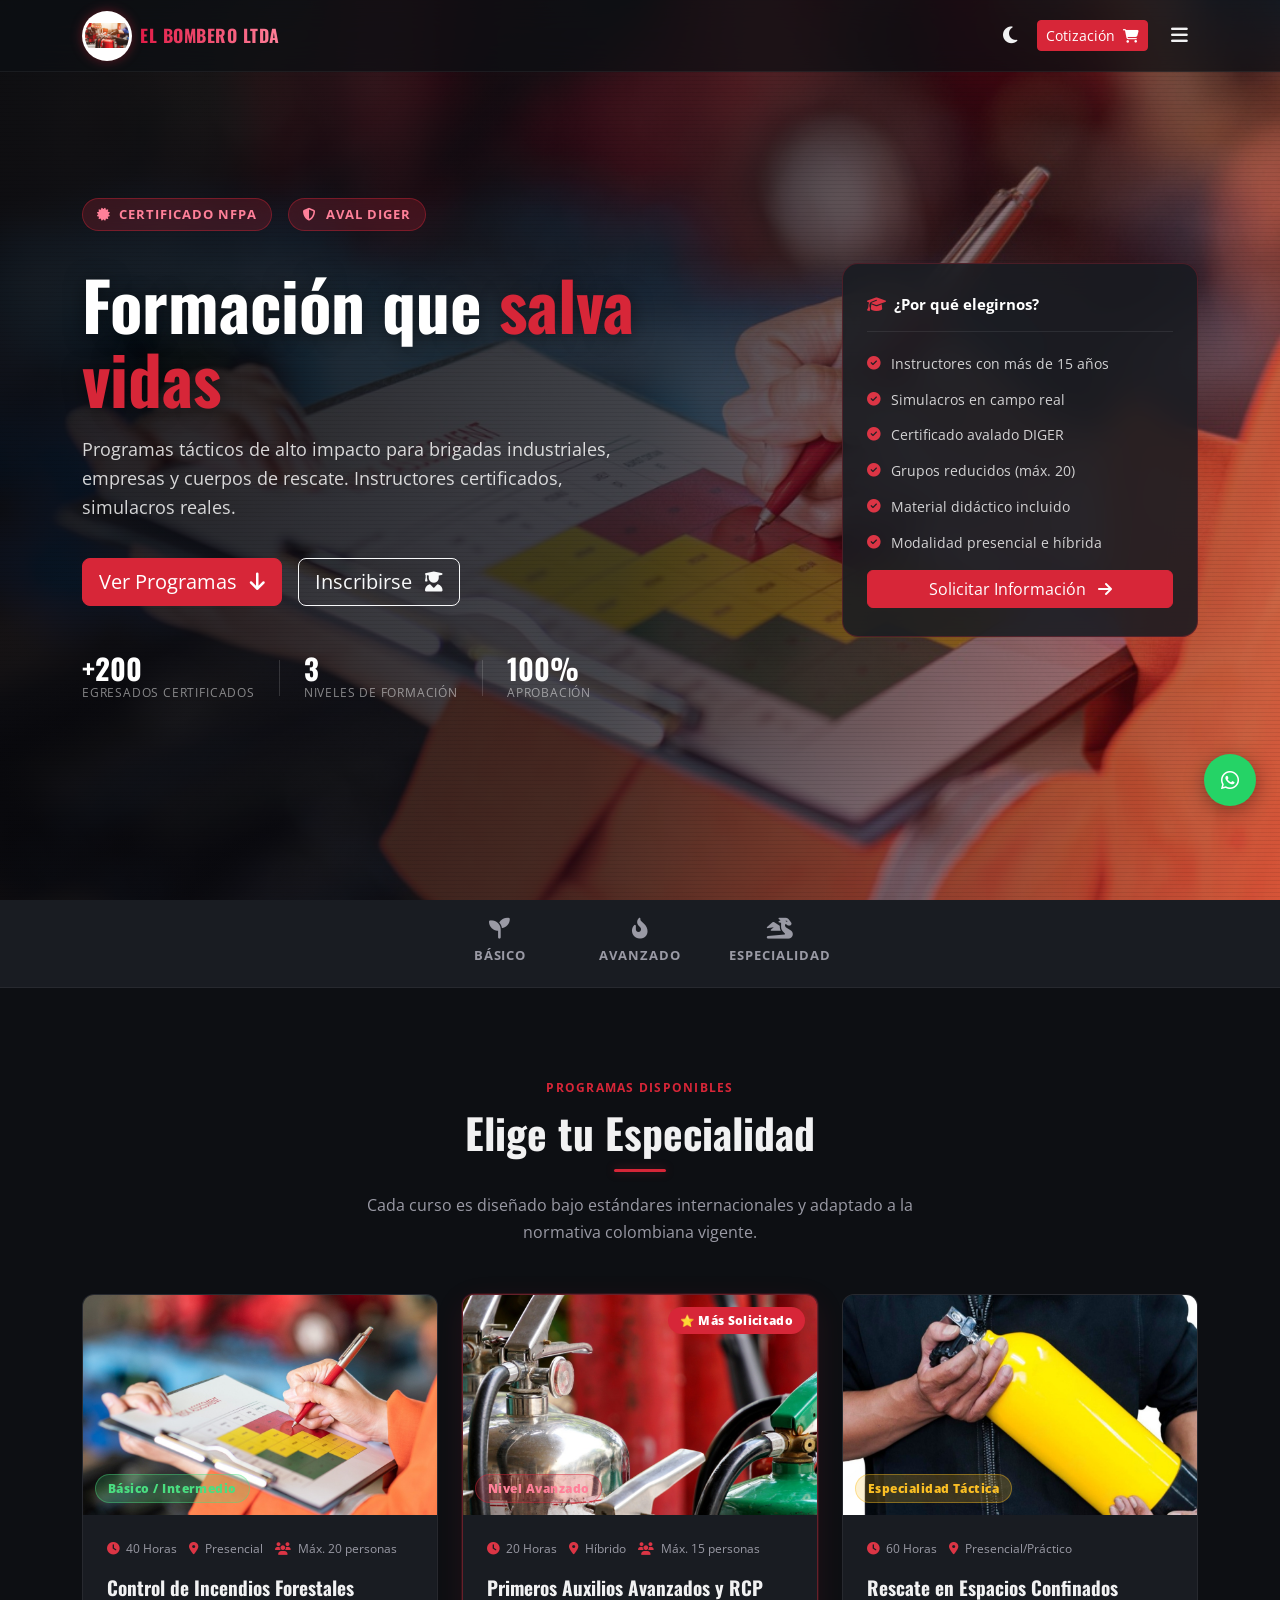
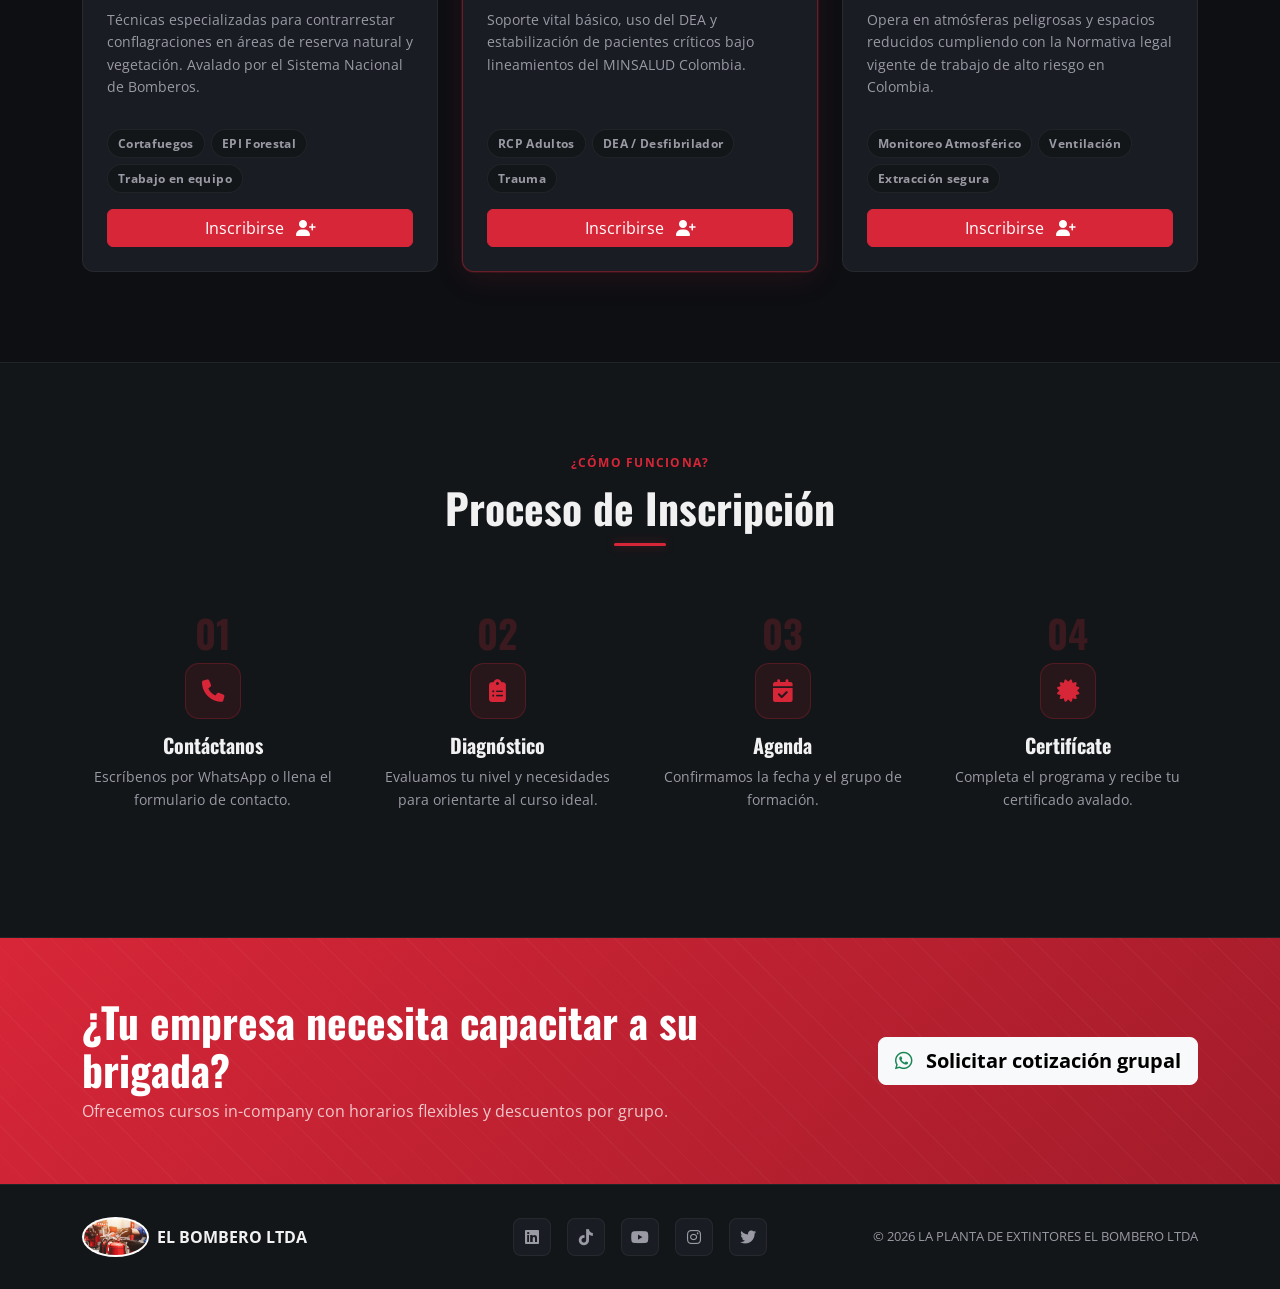
<file: cursos.html>
<!DOCTYPE html>
<html lang="es">
<head>
    <meta charset="UTF-8">
    <meta name="viewport" content="width=device-width, initial-scale=1.0">
    <title>Cursos Especializados | LA PLANTA DE EXTINTORES EL BOMBERO LTDA</title>
    <meta name="description" content="Formación certificada en control de incendios, primeros auxilios y rescate. Avalado por el Sistema Nacional de Bomberos de Colombia.">
    <!-- Bootstrap 5 -->
    <link href="https://cdn.jsdelivr.net/npm/bootstrap@5.3.3/dist/css/bootstrap.min.css" rel="stylesheet">
    <!-- Font Awesome -->
    <link rel="stylesheet" href="https://cdnjs.cloudflare.com/ajax/libs/font-awesome/6.4.0/css/all.min.css">
    <!-- Google Fonts -->
    <link href="https://fonts.googleapis.com/css2?family=Oswald:wght@400;600;700&family=Open+Sans:wght@300;400;600&display=swap" rel="stylesheet">
    <link rel="stylesheet" href="css/style.css">
</head>
<body>

    <!-- NAVBAR -->
    <nav class="navbar navbar-expand-lg fixed-top" id="mainNav">
        <div class="container">
            <a class="navbar-brand d-flex align-items-center gap-2" href="index.html">
                <img src="assets/Extintores_Assets/Extintores2.png" alt="Logo El Bombero" class="logo-img">
                <span class="brand-name d-none d-md-inline">EL BOMBERO LTDA</span>
            </a>
            <div class="d-flex align-items-center gap-2 ms-auto">
                <button id="themeToggleBtn" class="btn btn-icon" aria-label="Cambiar tema">
                    <i class="fas fa-moon"></i>
                </button>
                <a href="cotizacion.html" class="btn btn-danger btn-sm">
                    Cotización <i class="fas fa-shopping-cart ms-1"></i>
                </a>
                <button class="btn btn-icon ms-1" id="sidebar-toggle" aria-label="Menú">
                    <i class="fas fa-bars"></i>
                </button>
            </div>
        </div>
    </nav>

    <!-- HERO CURSOS — Academia táctica -->
    <section class="cursos-hero">
        <div class="cursos-hero-bg">
            <div class="cursos-hero-img" style="background-image:url('assets/Servicios_Assets/Análisis de Riesgos Laborales.jpeg')"></div>
            <div class="cursos-hero-overlay"></div>
            <!-- Líneas de scanlines táctica -->
            <div class="cursos-scanlines"></div>
        </div>
        <div class="container cursos-hero-content">
            <div class="row align-items-center min-vh-100">
                <div class="col-lg-7 py-5">
                    <div class="cursos-tag-row mb-3">
                        <span class="badge-tag"><i class="fas fa-certificate me-1"></i> Certificado NFPA</span>
                        <span class="badge-tag ms-2"><i class="fas fa-shield-alt me-1"></i> Aval DIGER</span>
                    </div>
                    <h1 class="hero-title">
                        Formación que <span class="text-accent">salva vidas</span>
                    </h1>
                    <p class="hero-desc mt-3">
                        Programas tácticos de alto impacto para brigadas industriales, empresas y cuerpos de rescate. Instructores certificados, simulacros reales.
                    </p>
                    <div class="d-flex flex-wrap gap-3 mt-4">
                        <a href="#cursos-lista" class="btn btn-danger btn-lg">
                            Ver Programas <i class="fas fa-arrow-down ms-2"></i>
                        </a>
                        <a href="index.html#contacto" class="btn btn-outline-light btn-lg">
                            Inscribirse <i class="fas fa-user-graduate ms-2"></i>
                        </a>
                    </div>

                    <!-- Indicadores de logro -->
                    <div class="cursos-achievement-row mt-5">
                        <div class="cach-item">
                            <span class="cach-num">+200</span>
                            <span class="cach-label">Egresados certificados</span>
                        </div>
                        <div class="cach-sep"></div>
                        <div class="cach-item">
                            <span class="cach-num">3</span>
                            <span class="cach-label">Niveles de formación</span>
                        </div>
                        <div class="cach-sep"></div>
                        <div class="cach-item">
                            <span class="cach-num">100%</span>
                            <span class="cach-label">Aprobación</span>
                        </div>
                    </div>
                </div>

                <!-- Panel flotante de características -->
                <div class="col-lg-4 offset-lg-1 d-none d-lg-block">
                    <div class="cursos-feature-panel">
                        <div class="cfp-header">
                            <i class="fas fa-graduation-cap text-danger me-2"></i>
                            <span>¿Por qué elegirnos?</span>
                        </div>
                        <ul class="cfp-list">
                            <li><i class="fas fa-check-circle text-danger"></i> Instructores con más de 15 años</li>
                            <li><i class="fas fa-check-circle text-danger"></i> Simulacros en campo real</li>
                            <li><i class="fas fa-check-circle text-danger"></i> Certificado avalado DIGER</li>
                            <li><i class="fas fa-check-circle text-danger"></i> Grupos reducidos (máx. 20)</li>
                            <li><i class="fas fa-check-circle text-danger"></i> Material didáctico incluido</li>
                            <li><i class="fas fa-check-circle text-danger"></i> Modalidad presencial e híbrida</li>
                        </ul>
                        <a href="index.html#contacto" class="btn btn-danger w-100 mt-3">
                            Solicitar Información <i class="fas fa-arrow-right ms-2"></i>
                        </a>
                    </div>
                </div>
            </div>
        </div>
    </section>

    <!-- NIVELES BANNER interactivos -->
    <div class="cursos-levels-bar">
        <div class="container">
            <div class="d-flex justify-content-center">
                <div class="clevel-item" data-nivel="basico" role="button" tabindex="0">
                    <i class="fas fa-seedling"></i>
                    <span>Básico</span>
                </div>
                <div class="clevel-item" data-nivel="avanzado" role="button" tabindex="0">
                    <i class="fas fa-fire-alt"></i>
                    <span>Avanzado</span>
                </div>
                <div class="clevel-item" data-nivel="especialidad" role="button" tabindex="0">
                    <i class="fas fa-dragon"></i>
                    <span>Especialidad</span>
                </div>
            </div>
        </div>
    </div>

    <!-- LISTA DE CURSOS -->
    <section id="cursos-lista" class="section-pad">
        <div class="container">
            <div class="text-center mb-5" data-animate="fade-up">
                <span class="section-eyebrow">Programas Disponibles</span>
                <h2 class="section-title">Elige tu Especialidad</h2>
                <div class="accent-line mx-auto"></div>
                <p class="section-desc mx-auto" style="max-width:560px">
                    Cada curso es diseñado bajo estándares internacionales y adaptado a la normativa colombiana vigente.
                </p>
            </div>

            <div class="row g-4">
                <!-- Curso 1 -->
                <div class="col-lg-4 col-md-6" data-animate="fade-up">
                    <div class="curso-card h-100">
                        <div class="curso-img-wrap">
                            <img src="assets/Servicios_Assets/Análisis de Riesgos Laborales.jpeg" alt="Control de Incendios Forestales" loading="lazy">
                            <div class="curso-level-badge nivel-basico">Básico / Intermedio</div>
                            <div class="curso-img-overlay">
                                <div class="curso-overlay-content">
                                    <i class="fas fa-play-circle fa-2x mb-2"></i>
                                    <span>Ver Detalles</span>
                                </div>
                            </div>
                        </div>
                        <div class="curso-body">
                            <div class="curso-meta mb-2">
                                <span><i class="fas fa-clock text-danger me-1"></i> 40 Horas</span>
                                <span><i class="fas fa-map-marker-alt text-danger me-1"></i> Presencial</span>
                                <span><i class="fas fa-users text-danger me-1"></i> Máx. 20 personas</span>
                            </div>
                            <h3 class="curso-title">Control de Incendios Forestales</h3>
                            <p class="curso-desc">Técnicas especializadas para contrarrestar conflagraciones en áreas de reserva natural y vegetación. Avalado por el Sistema Nacional de Bomberos.</p>
                            <div class="curso-skills">
                                <span class="skill-tag">Cortafuegos</span>
                                <span class="skill-tag">EPI Forestal</span>
                                <span class="skill-tag">Trabajo en equipo</span>
                            </div>
                            <button class="btn btn-danger w-100 mt-3 curso-inscribir-btn" onclick="abrirModalInscripcion(this)">
                                Inscribirse <i class="fas fa-user-plus ms-2"></i>
                            </button>
                        </div>
                    </div>
                </div>

                <!-- Curso 2 -->
                <div class="col-lg-4 col-md-6" data-animate="fade-up">
                    <div class="curso-card h-100 curso-featured">
                        <div class="curso-featured-ribbon">⭐ Más Solicitado</div>
                        <div class="curso-img-wrap">
                            <img src="assets/Servicios_Assets/Pruebas Hidrostáticas.jpeg" alt="Primeros Auxilios y RCP" loading="lazy">
                            <div class="curso-level-badge nivel-avanzado">Nivel Avanzado</div>
                            <div class="curso-img-overlay">
                                <div class="curso-overlay-content">
                                    <i class="fas fa-play-circle fa-2x mb-2"></i>
                                    <span>Ver Detalles</span>
                                </div>
                            </div>
                        </div>
                        <div class="curso-body">
                            <div class="curso-meta mb-2">
                                <span><i class="fas fa-clock text-danger me-1"></i> 20 Horas</span>
                                <span><i class="fas fa-map-marker-alt text-danger me-1"></i> Híbrido</span>
                                <span><i class="fas fa-users text-danger me-1"></i> Máx. 15 personas</span>
                            </div>
                            <h3 class="curso-title">Primeros Auxilios Avanzados y RCP</h3>
                            <p class="curso-desc">Soporte vital básico, uso del DEA y estabilización de pacientes críticos bajo lineamientos del MINSALUD Colombia.</p>
                            <div class="curso-skills">
                                <span class="skill-tag">RCP Adultos</span>
                                <span class="skill-tag">DEA / Desfibrilador</span>
                                <span class="skill-tag">Trauma</span>
                            </div>
                            <button class="btn btn-danger w-100 mt-3 curso-inscribir-btn" onclick="abrirModalInscripcion(this)">
                                Inscribirse <i class="fas fa-user-plus ms-2"></i>
                            </button>
                        </div>
                    </div>
                </div>

                <!-- Curso 3 -->
                <div class="col-lg-4 col-md-6" data-animate="fade-up">
                    <div class="curso-card h-100">
                        <div class="curso-img-wrap">
                            <img src="assets/Servicios_Assets/Pintura para Extintores.jpeg" alt="Rescate en Espacios Confinados" loading="lazy">
                            <div class="curso-level-badge nivel-especialidad">Especialidad Táctica</div>
                            <div class="curso-img-overlay">
                                <div class="curso-overlay-content">
                                    <i class="fas fa-play-circle fa-2x mb-2"></i>
                                    <span>Ver Detalles</span>
                                </div>
                            </div>
                        </div>
                        <div class="curso-body">
                            <div class="curso-meta mb-2">
                                <span><i class="fas fa-clock text-danger me-1"></i> 60 Horas</span>
                                <span><i class="fas fa-map-marker-alt text-danger me-1"></i> Presencial/Práctico</span>
                            </div>
                            <h3 class="curso-title">Rescate en Espacios Confinados</h3>
                            <p class="curso-desc">Opera en atmósferas peligrosas y espacios reducidos cumpliendo con la Normativa legal vigente de trabajo de alto riesgo en Colombia.</p>
                            <div class="curso-skills">
                                <span class="skill-tag">Monitoreo Atmosférico</span>
                                <span class="skill-tag">Ventilación</span>
                                <span class="skill-tag">Extracción segura</span>
                            </div>
                            <button class="btn btn-danger w-100 mt-3 curso-inscribir-btn" onclick="abrirModalInscripcion(this)">
                                Inscribirse <i class="fas fa-user-plus ms-2"></i>
                            </button>
                        </div>
                    </div>
                </div>
            </div>
        </div>
    </section>

    <!-- PROCESO DE INSCRIPCIÓN -->
    <section class="section-pad section-alt">
        <div class="container">
            <div class="text-center mb-5">
                <span class="section-eyebrow">¿Cómo funciona?</span>
                <h2 class="section-title">Proceso de Inscripción</h2>
                <div class="accent-line mx-auto"></div>
            </div>
            <div class="row g-4 justify-content-center">
                <div class="col-md-3 col-6 text-center" data-animate="fade-up">
                    <div class="inscripcion-step">
                        <div class="istep-num">01</div>
                        <div class="istep-icon"><i class="fas fa-phone"></i></div>
                        <h5>Contáctanos</h5>
                        <p>Escríbenos por WhatsApp o llena el formulario de contacto.</p>
                    </div>
                </div>
                <div class="col-md-3 col-6 text-center" data-animate="fade-up">
                    <div class="inscripcion-step">
                        <div class="istep-num">02</div>
                        <div class="istep-icon"><i class="fas fa-clipboard-list"></i></div>
                        <h5>Diagnóstico</h5>
                        <p>Evaluamos tu nivel y necesidades para orientarte al curso ideal.</p>
                    </div>
                </div>
                <div class="col-md-3 col-6 text-center" data-animate="fade-up">
                    <div class="inscripcion-step">
                        <div class="istep-num">03</div>
                        <div class="istep-icon"><i class="fas fa-calendar-check"></i></div>
                        <h5>Agenda</h5>
                        <p>Confirmamos la fecha y el grupo de formación.</p>
                    </div>
                </div>
                <div class="col-md-3 col-6 text-center" data-animate="fade-up">
                    <div class="inscripcion-step">
                        <div class="istep-num">04</div>
                        <div class="istep-icon"><i class="fas fa-certificate"></i></div>
                        <h5>Certifícate</h5>
                        <p>Completa el programa y recibe tu certificado avalado.</p>
                    </div>
                </div>
            </div>
        </div>
    </section>

    <!-- CTA CURSOS -->
    <section class="cursos-cta-band">
        <div class="container">
            <div class="row align-items-center gy-4">
                <div class="col-lg-7">
                    <h2 class="section-title text-white mb-1">¿Tu empresa necesita capacitar a su brigada?</h2>
                    <p class="mb-0" style="color:rgba(255,255,255,0.75)">Ofrecemos cursos in-company con horarios flexibles y descuentos por grupo.</p>
                </div>
                <div class="col-lg-5 text-lg-end">
                    <a href="https://wa.me/573122427212?text=Hola,%20quiero%20informaci%C3%B3n%20sobre%20cursos%20para%20empresa" target="_blank" rel="noopener" class="btn btn-light btn-lg fw-bold btn-ripple" id="cursosCTABtn">
                        <i class="fab fa-whatsapp text-success me-2"></i> Solicitar cotización grupal
                    </a>
                </div>
            </div>
        </div>
    </section>

    <!-- FOOTER -->
    <footer>
        <div class="container">
            <div class="row align-items-center gy-3">
                <div class="col-md-4 text-center text-md-start">
                    <div class="d-flex align-items-center gap-2 justify-content-center justify-content-md-start">
                        <img src="assets/Extintores_Assets/Extintores2.png" alt="Logo" style="height:40px;border-radius:50%;background:#fff;padding:2px;">
                        <span class="fw-bold">EL BOMBERO LTDA</span>
                    </div>
                </div>
                <div class="col-md-4 text-center">
                    <div class="footer-social">
                        <a href="#" aria-label="LinkedIn"><i class="fab fa-linkedin"></i></a>
                        <a href="#" aria-label="TikTok"><i class="fab fa-tiktok"></i></a>
                        <a href="#" aria-label="YouTube"><i class="fab fa-youtube"></i></a>
                        <a href="#" aria-label="Instagram"><i class="fab fa-instagram"></i></a>
                        <a href="#" aria-label="Twitter"><i class="fab fa-twitter"></i></a>
                    </div>
                </div>
                <div class="col-md-4 text-center text-md-end">
                    <p class="footer-copy mb-0">&copy; 2026 LA PLANTA DE EXTINTORES EL BOMBERO LTDA</p>
                </div>
            </div>
        </div>
    </footer>

    <!-- FLOATING ACTIONS -->
    <div class="floating-actions">
        <a href="https://wa.me/573122427212" class="float-btn whatsapp-float" target="_blank" rel="noopener noreferrer" aria-label="WhatsApp">
            <i class="fab fa-whatsapp"></i>
        </a>
        <button class="float-btn scroll-top" id="scrollTopBtn" aria-label="Ir Arriba">
            <i class="fas fa-chevron-up"></i>
        </button>
    </div>

    <!-- GLOBAL SIDEBAR -->
    <div id="globalSidebar" class="sidebar">
        <div class="sidebar-header">
            <h3>Menú</h3>
            <button class="btn btn-icon" id="closeSidebarBtn" aria-label="Cerrar menú">
                <i class="fas fa-times"></i>
            </button>
        </div>
        <ul class="sidebar-nav">
            <li><a href="index.html"><i class="fas fa-home"></i> Inicio</a></li>
            <li><a href="index.html#servicios"><i class="fas fa-tools"></i> Servicios</a></li>
            <li><a href="catalogo.html"><i class="fas fa-box-open"></i> Catálogo</a></li>
            <li><a href="cursos.html" class="active"><i class="fas fa-graduation-cap"></i> Cursos</a></li>
            <li><a href="clientes.html"><i class="fas fa-users"></i> Clientes</a></li>
            <li class="sidebar-divider"></li>
            <li>
                <a href="mobile-app/index.html" target="_blank" class="sidebar-app-link">
                    <i class="fas fa-mobile-alt"></i> Previsualización App
                    <span class="app-badge">NUEVO</span>
                </a>
            </li>
        </ul>
    </div>
    <div id="sidebarOverlay" class="sidebar-overlay"></div>

    <!-- MODAL INSCRIPCIÓN -->
    <div id="inscripcionModal" class="custom-modal">
        <div class="custom-modal-content" style="max-width:480px">
            <button class="btn-modal-close" id="closeInscripcionBtn" aria-label="Cerrar">&times;</button>
            <div class="text-center mb-3">
                <div style="width:56px;height:56px;background:rgba(215,38,56,.12);border-radius:14px;display:flex;align-items:center;justify-content:center;margin:0 auto 12px;font-size:1.5rem;color:var(--red)"><i class="fas fa-graduation-cap"></i></div>
                <h2 class="section-title mb-1" id="inscripcionModalTitle">Inscribirse al Curso</h2>
                <div class="accent-line mx-auto"></div>
            </div>
            <form id="inscripcionForm" novalidate>
                <div class="mb-3">
                    <label class="form-label">Nombre Completo</label>
                    <input type="text" class="form-control" id="inscNombre" required placeholder="Tu nombre completo">
                </div>
                <div class="mb-3">
                    <label class="form-label">Correo Electrónico</label>
                    <input type="email" class="form-control" id="inscEmail" required placeholder="correo@empresa.com">
                </div>
                <div class="mb-3">
                    <label class="form-label">Teléfono / WhatsApp</label>
                    <input type="tel" class="form-control" id="inscTel" placeholder="+57 300 000 0000">
                </div>
                <div class="mb-4">
                    <label class="form-label">Empresa u Organización</label>
                    <input type="text" class="form-control" id="inscEmpresa" placeholder="Opcional">
                </div>
                <button type="submit" class="btn btn-danger btn-lg w-100">
                    Enviar Solicitud de Inscripción <i class="fas fa-paper-plane ms-2"></i>
                </button>
                <a id="inscripcionWA" href="#" target="_blank" rel="noopener"
                   class="btn btn-outline-success w-100 mt-2">
                    <i class="fab fa-whatsapp me-1"></i> O escríbenos directamente por WhatsApp
                </a>
            </form>
        </div>
    </div>

    <script src="https://cdn.jsdelivr.net/npm/bootstrap@5.3.3/dist/js/bootstrap.bundle.min.js"></script>
    <script src="js/script.js"></script>
    <script>
    /* ── FILTRO POR NIVEL ── */
    const levelItems = document.querySelectorAll('.clevel-item[data-nivel]');
    const cursoCards = document.querySelectorAll('#cursos-lista .col-lg-4');
    let activeNivel  = null;

    levelItems.forEach(item => {
        item.addEventListener('click', () => {
            const nivel = item.dataset.nivel;
            if (activeNivel === nivel) {
                item.classList.remove('active');
                activeNivel = null;
                cursoCards.forEach(c => { c.style.display = ''; c.style.opacity = '1'; });
            } else {
                levelItems.forEach(i => i.classList.remove('active'));
                item.classList.add('active');
                activeNivel = nivel;
                cursoCards.forEach(card => {
                    const badge = card.querySelector('.curso-level-badge');
                    const match = badge && badge.classList.contains('nivel-' + nivel);
                    card.style.display = match ? '' : 'none';
                    card.style.opacity = match ? '1' : '0';
                });
            }
        });
        item.addEventListener('keydown', e => { if(e.key==='Enter'||e.key===' ') item.click(); });
    });

    /* ── RIPPLE BOTÓN CTA ── */
    document.querySelectorAll('.btn-ripple').forEach(btn => {
        btn.addEventListener('click', function(e) {
            const r = document.createElement('span');
            r.className = 'btn-ripple-circle';
            const rect = this.getBoundingClientRect();
            r.style.left = (e.clientX - rect.left) + 'px';
            r.style.top  = (e.clientY - rect.top)  + 'px';
            this.appendChild(r);
            setTimeout(() => r.remove(), 700);
        });
    });

    /* ── MODAL INSCRIPCIÓN ── */
    const inscModal = document.getElementById('inscripcionModal');
    window.abrirModalInscripcion = function(btn) {
        const card  = btn.closest('.curso-card');
        const title = card?.querySelector('.curso-title')?.textContent || 'Curso';
        document.getElementById('inscripcionModalTitle').textContent = 'Inscribirse: ' + title;
        const waMsg = encodeURIComponent('Hola, me gustaría inscribirme al curso: ' + title);
        document.getElementById('inscripcionWA').href = 'https://wa.me/573122427212?text=' + waMsg;
        inscModal.style.display = 'flex';
        requestAnimationFrame(() => inscModal.classList.add('show'));
    };
    document.getElementById('closeInscripcionBtn')?.addEventListener('click', () => {
        inscModal.classList.remove('show');
        setTimeout(() => { inscModal.style.display='none'; }, 300);
    });
    inscModal?.addEventListener('click', e => {
        if(e.target === inscModal) { inscModal.classList.remove('show'); setTimeout(()=>{ inscModal.style.display='none';},300); }
    });
    document.getElementById('inscripcionForm')?.addEventListener('submit', e => {
        e.preventDefault();
        const nombre = document.getElementById('inscNombre').value;
        const email  = document.getElementById('inscEmail').value;
        const titulo = document.getElementById('inscripcionModalTitle').textContent;
        if(!nombre||!email){ alert('Por favor completa los campos requeridos.'); return; }
        const waMsg  = encodeURIComponent(`Hola! Me llamo ${nombre} (${email}) y quiero inscribirme en: ${titulo}`);
        window.open('https://wa.me/573122427212?text='+waMsg,'_blank');
        inscModal.classList.remove('show');
        setTimeout(()=>{ inscModal.style.display='none'; e.target.reset(); },300);
    });
    </script>
</body>
</html>
</file>
<file: mobile-app/css/mobile.css>
/* reset y base mobile */
:root {
    --primary-red: #E11D48;
    --dark-bg: #111827;
    --primary-btn: #E11D48;
    --primary-btn-hover: #BE123C;
}
* { box-sizing: border-box; margin: 0; padding: 0; -webkit-tap-highlight-color: transparent; }
body {
    background-color: #ebebeb; /* Color gris característico ML */
    font-family: 'Inter', sans-serif;
    color: #333;
    /* Imite un dispositivo si lo abren en PC */
    max-width: 480px; 
    margin: 0 auto;
    background-image: linear-gradient(to right, #333, #333); 
    background-clip: padding-box;
    box-shadow: 0 0 20px rgba(0,0,0,0.5);
    min-height: 100vh;
    position: relative;
}

@media (max-width: 480px) {
    body { box-shadow: none; background-image: none; background-color: #ebebeb; }
}

main {
    background-color: #ebebeb;
    min-height: 100vh;
}

/* Utils */
.view { display: none; margin-bottom: 60px; }
.view.active { display: block; animation: fadeIn 0.3s ease; }
@keyframes fadeIn { from { opacity: 0; transform: translateY(5px); } to { opacity: 1; transform: translateY(0); } }

/* Elementos comunes */
.btn-primary-mobile {
    background-color: var(--primary-btn);
    background-image: linear-gradient(135deg, var(--primary-red) 0%, #BE123C 100%);
    color: #fff;
    border: none;
    border-radius: 12px;
    padding: 16px;
    font-size: 1.05rem;
    font-weight: 700;
    width: 100%;
    cursor: pointer;
    text-align: center;
    transition: transform 0.2s, box-shadow 0.2s;
    box-shadow: 0 4px 15px rgba(225, 29, 72, 0.4);
}
.btn-primary-mobile:active { transform: scale(0.98); }
.btn-secondary-mobile {
    background-color: rgba(225, 29, 72, 0.05);
    color: var(--primary-red);
    border: 1px solid rgba(225, 29, 72, 0.3);
    border-radius: 12px;
    padding: 16px;
    font-size: 1.05rem;
    font-weight: 700;
    width: 100%;
    cursor: pointer;
    text-align: center;
}

@keyframes brandGradientMobile {
    0% { background-position: 0% 50%; }
    50% { background-position: 100% 50%; }
    100% { background-position: 0% 50%; }
}

.company-brand {
    font-size: 1.25rem;
    font-weight: 900;
    text-transform: uppercase;
    background: linear-gradient(270deg, #E11D48, #FFA3A3, #9F0B28, #E11D48);
    background-size: 300% 300%;
    background-clip: text;
    -webkit-background-clip: text;
    -webkit-text-fill-color: transparent;
    animation: brandGradientMobile 5s ease-in-out infinite;
    filter: drop-shadow(0 2px 2px rgba(0,0,0,0.8)) drop-shadow(0 0 6px rgba(225, 29, 72, 0.4));
    transition: filter 0.3s ease;
    display: inline-block;
}

.company-brand:active, .company-brand:hover {
    filter: drop-shadow(0 2px 2px rgba(0,0,0,0.8)) drop-shadow(0 0 20px rgba(255, 107, 107, 1));
}

/* Top Bar Bomberos */
.top-bar {
    background: var(--dark-bg);
    padding: 18px 20px;
    display: flex;
    align-items: center;
    gap: 15px;
    position: sticky;
    top: 0;
    z-index: 100;
    box-shadow: 0 4px 20px rgba(0,0,0,0.15);
    border-bottom: 1px solid rgba(255,255,255,0.05);
}
.logo-area i {
    color: var(--primary-red) !important;
    text-shadow: 0 0 10px rgba(225,29,72,0.4);
}
.search-input {
    flex: 1;
    background: #1F2937;
    border-radius: 12px;
    padding: 10px 18px;
    display: flex;
    align-items: center;
    gap: 12px;
    border: 1px solid #374151;
    transition: border-color 0.3s;
}
.search-input:focus-within { border-color: var(--primary-red); }
.search-input input {
    background: transparent;
    border: none;
    outline: none;
    width: 100%;
    font-size: 0.95rem;
    color: #fff;
}
.search-input i { color: #9CA3AF; }
.cart-icon-top {
    position: relative;
    font-size: 1.5rem;
    color: #fff;
    cursor: pointer;
}
.badge {
    position: absolute;
    top: -8px;
    right: -10px;
    background-color: var(--primary-red);
    color: white;
    font-size: 0.75rem;
    font-weight: bold;
    padding: 3px 7px;
    border-radius: 12px;
    border: 2px solid var(--dark-bg);
}

/* Home / Chips */
.banner-slider img { width: 100%; height: 160px; object-fit: cover; }


/* Buscador Independiente */
.app-search-block {
    background: #fff;
    padding: 15px 20px;
    display: flex;
    align-items: center;
    gap: 12px;
    border-bottom: 1px solid #eee;
}
.app-search-block input {
    border: none;
    outline: none;
    flex: 1;
    font-size: 1rem;
    color: #333;
    font-family: 'Inter';
}
.app-search-block i { color: #999; font-size: 1.1rem; }

/* Lista Productos Grid */
.products-list { 
    display: grid; 
    grid-template-columns: repeat(2, 1fr); 
    gap: 12px; 
    padding: 15px; 
}
.prod-card-grid {
    background: #fff;
    border-radius: 12px;
    border: 1px solid #eaeaea;
    display: flex;
    flex-direction: column;
    overflow: hidden;
    box-shadow: 0 4px 6px rgba(0,0,0,0.02);
}
.prod-img-box {
    background: #fafafa;
    padding: 15px;
    text-align: center;
    border-bottom: 1px solid #eaeaea;
}
.prod-img-box img {
    width: 100%;
    height: 110px;
    object-fit: contain;
}
.prod-info-box {
    padding: 12px;
    display: flex;
    flex-direction: column;
    flex-grow: 1;
    justify-content: space-between;
}
.prod-info-box h3 {
    font-size: 0.9rem;
    margin-bottom: 8px;
    color: #333;
    font-weight: 500;
    display: -webkit-box;
    -webkit-line-clamp: 2;
    line-clamp: 2;
    -webkit-box-orient: vertical;
    overflow: hidden;
    line-height: 1.3;
}
.prod-price-box {
    font-size: 1.1rem;
    font-weight: 700;
    color: var(--primary-red);
    margin-bottom: 12px;
}
.btn-add-grid {
    background: var(--dark-bg);
    color: #fff;
    border: none;
    padding: 10px;
    border-radius: 8px;
    font-weight: 600;
    cursor: pointer;
    font-size: 0.9rem;
    display: flex;
    justify-content: center;
    align-items: center;
}

/* Cart & Checkout Views */
.view-header { background: #fff; padding: 15px; border-bottom: 1px solid #eee; margin-bottom: 10px; }
.view-header h2 { font-size: 1.2rem; font-weight: 600; }
.cart-items-container { padding: 0 10px; }
.cart-item-ml {
    background: #fff;
    border-radius: 6px;
    padding: 15px;
    margin-bottom: 10px;
    display: flex;
    align-items: center;
    gap: 15px;
    box-shadow: 0 1px 1px rgba(0,0,0,0.1);
}
.cart-item-ml img { width: 60px; height: 60px; object-fit: cover; border-radius: 4px; }
.cart-item-info { flex: 1; }
.cart-item-info h4 { font-size: 0.9rem; font-weight: 400; color: #333; margin-bottom: 5px; }
.cart-item-price { font-weight: 600; font-size: 1.1rem; }
.cart-item-del { color: var(--primary-red); font-size: 0.85rem; font-weight: 600; margin-top: 5px; cursor: pointer; }

.cart-summary { background: #fff; padding: 20px 15px; position: fixed; bottom: 65px; width: 100%; max-width: 480px; box-shadow: 0 -2px 10px rgba(0,0,0,0.05); }
.summary-line { display: flex; justify-content: space-between; font-size: 1.2rem; font-weight: 600; margin-bottom: 15px; }
.empty-message { text-align: center; padding: 50px 20px; color: #999; }
.empty-message i { font-size: 4rem; margin-bottom: 20px; color: #ccc; }
.empty-message p { margin-bottom: 25px; font-size: 1.1rem; }

.checkout-form { padding: 15px; background: #fff; }
.form-group { margin-bottom: 20px; }
.form-group label { display: block; margin-bottom: 8px; font-size: 0.9rem; color: #666; font-weight: 500; }
.form-group input, .form-group select { width: 100%; padding: 12px; border: 1px solid #ccc; border-radius: 6px; font-size: 1rem; color: #333; font-family: 'Inter'; outline: none; }
.form-group input:focus { border-color: var(--primary-red); box-shadow: 0 0 0 2px rgba(225, 29, 72, 0.2); }

/* Clientes */
.clients-list { padding: 10px; }
.client-card-ml {
    background: #fff;
    border-radius: 6px;
    padding: 15px;
    margin-bottom: 10px;
    display: flex;
    flex-direction: column;
    box-shadow: 0 1px 2px rgba(0,0,0,0.1);
}
.client-header { display: flex; align-items: center; gap: 15px; margin-bottom: 10px; }
.client-header img { width: 50px; height: 50px; border-radius: 50%; object-fit: cover; border: 1px solid #eee; }
.client-header h3 { font-size: 1.1rem; font-weight: 600; margin-bottom: 2px; }
.client-desc { font-size: 0.9rem; color: #666; }

/* Bottom Nav */
.bottom-nav {
    background: #fff;
    border-top: 1px solid #e5e5e5;
    position: fixed;
    bottom: 0;
    width: 100%;
    max-width: 480px;
    display: flex;
    justify-content: space-around;
    padding: 10px 0 15px 0;
    z-index: 1000;
}
.nav-item {
    display: flex;
    flex-direction: column;
    align-items: center;
    color: #999;
    font-size: 0.75rem;
    gap: 5px;
    cursor: pointer;
    position: relative;
    flex: 1;
}
.nav-item i { font-size: 1.4rem; }
.nav-item.active { color: var(--primary-red); }
.nav-badge {
    position: absolute;
    top: -5px;
    right: 25%;
    background: var(--primary-red);
    color: white;
    font-size: 0.6rem;
    font-weight: bold;
    padding: 2px 5px;
    border-radius: 10px;
}

/* Splash Screen */
.splash-screen {
    position: fixed;
    top: 0; left: 0; width: 100%; height: 100%;
    background: var(--dark-bg);
    color: #fff;
    z-index: 99999;
    display: flex;
    flex-direction: column;
    justify-content: center;
    align-items: center;
    transition: transform 0.4s ease, opacity 0.4s ease;
    padding: 20px;
    text-align: center;
}
.splash-screen.hidden {
    opacity: 0;
    pointer-events: none;
    transform: translateY(-20px);
}
.splash-logo { font-size: 5rem; color: var(--primary-red); margin-bottom: 20px; }
.splash-screen h1 { font-size: 2rem; margin-bottom: 10px; }
.splash-screen p { color: #9CA3AF; margin-bottom: 40px; font-size: 1.1rem; }
.splash-btn { width: 80%; max-width: 300px; }

/* Loader */
.loader-overlay {
    position: fixed; top: 0; left: 0; right: 0; bottom: 0;
    background: rgba(255,255,255,0.9);
    z-index: 9999;
    display: flex; justify-content: center; align-items: center;
    transition: opacity 0.3s;
}
.spinner {
    width: 40px; height: 40px;
    border: 4px solid #f3f3f3; border-top: 4px solid var(--primary-red); border-radius: 50%;
    animation: spin 1s linear infinite;
}
@keyframes spin { 0% { transform: rotate(0deg); } 100% { transform: rotate(360deg); } }

/* Contact View */
.contact-card, .social-card {
    background: #fff;
    padding: 20px;
    margin: 15px;
    border-radius: 12px;
    box-shadow: 0 2px 10px rgba(0,0,0,0.05);
}
.contact-card h3, .social-card h3 {
    margin-bottom: 10px;
    font-size: 1.1rem;
    color: var(--dark-bg);
}
.contact-card p {
    color: #666;
    font-size: 0.95rem;
    line-height: 1.4;
}
.social-icons-mobile {
    display: flex;
    gap: 15px;
    margin-top: 15px;
}
.social-icons-mobile a {
    background: #f0f0f0;
    color: #333;
    width: 45px;
    height: 45px;
    display: flex;
    justify-content: center;
    align-items: center;
    border-radius: 50%;
    font-size: 1.3rem;
    text-decoration: none;
}
</file>
<file: css/style.css>
/* =========================================
   LA PLANTA DE EXTINTORES EL BOMBERO LTDA
   CSS Principal — Bootstrap Enhanced
   ========================================= */

/* --- VARIABLES --- */
:root {
    --red:        #D72638;
    --red-dark:   #A31C2A;
    --red-glow:   rgba(215, 38, 56, 0.35);
    --bg:         #0D0F13;
    --bg-alt:     #131619;
    --card:       #191C22;
    --card-hover: #1F232B;
    --border:     rgba(255,255,255,0.06);
    --text:       #F1F1F2;
    --muted:      #9A9AA5;
    --radius:     12px;
    --trans:      all 0.35s cubic-bezier(0.25, 0.8, 0.25, 1);
}

/* Light mode */
body.light-mode {
    --bg:         #F3F4F6;
    --bg-alt:     #E9EAEC;
    --card:       #FFFFFF;
    --card-hover: #F9FAFB;
    --border:     #E2E4E8;
    --text:       #111318;
    --muted:      #555B6A;
}

/* --- BASE --- */
html { scroll-behavior: smooth; scroll-padding-top: 80px; overflow-x: hidden; }

*, *::before, *::after { box-sizing: border-box; margin: 0; padding: 0; }

body {
    font-family: 'Open Sans', sans-serif;
    background-color: var(--bg);
    color: var(--text);
    line-height: 1.65;
    overflow-x: hidden;
    transition: background-color 0.4s, color 0.4s;
}

a { text-decoration: none; color: inherit; }
ul { list-style: none; padding: 0; margin: 0; }
img { max-width: 100%; }

/* =========================================
   BOOTSTRAP OVERRIDES
   ========================================= */
.btn-danger { background-color: var(--red); border-color: var(--red); }
.btn-danger:hover, .btn-danger:focus {
    background-color: var(--red-dark);
    border-color: var(--red-dark);
    box-shadow: 0 0 0 3px var(--red-glow);
}
.btn-outline-danger { color: var(--red); border-color: var(--red); }
.btn-outline-danger:hover { background-color: var(--red); border-color: var(--red); color: #fff; }

.btn-outline-light:hover { background-color: rgba(255,255,255,0.1); color: #fff; border-color: rgba(255,255,255,0.5); }

.form-control {
    background-color: var(--card);
    border: 1px solid var(--border);
    color: var(--text);
    border-radius: var(--radius);
    padding: 12px 16px;
    transition: var(--trans);
}
.form-control::placeholder { color: var(--muted); }
.form-control:focus {
    background-color: var(--card-hover);
    border-color: var(--red);
    color: var(--text);
    box-shadow: 0 0 0 3px var(--red-glow);
}
.form-label { color: var(--text); font-weight: 600; font-size: 0.88rem; margin-bottom: 6px; }

/* =========================================
   NAVBAR
   ========================================= */
#mainNav {
    background: rgba(13, 15, 19, 0.75);
    backdrop-filter: blur(18px);
    -webkit-backdrop-filter: blur(18px);
    border-bottom: 1px solid var(--border);
    padding: 0;
    height: 72px;
    transition: var(--trans);
}

#mainNav.scrolled {
    background: rgba(13, 15, 19, 0.97);
    box-shadow: 0 4px 20px rgba(0,0,0,0.5);
    border-bottom-color: rgba(215,38,56,0.2);
}

body.light-mode #mainNav { background: rgba(243,244,246,0.88); border-bottom-color: #d1d5db; }
body.light-mode #mainNav.scrolled { background: rgba(255,255,255,0.98); }

#mainNav .container { height: 72px; }

.logo-img {
    height: 50px;
    width: 50px;
    object-fit: contain;
    border-radius: 50%;
    background: #fff;
    padding: 3px;
    filter: drop-shadow(0 0 6px rgba(215,38,56,0.4));
}

.brand-name {
    font-family: 'Oswald', sans-serif;
    font-size: 1.1rem;
    font-weight: 700;
    letter-spacing: 0.03em;
    background: linear-gradient(90deg, #E11D48, #ff8099, #E11D48);
    background-size: 200% auto;
    background-clip: text;
    -webkit-background-clip: text;
    -webkit-text-fill-color: transparent;
    animation: brandShimmer 4s linear infinite;
}

@keyframes brandShimmer {
    to { background-position: 200% center; }
}

.btn-icon {
    background: none;
    border: none;
    color: var(--text);
    font-size: 1.2rem;
    width: 38px;
    height: 38px;
    display: flex;
    align-items: center;
    justify-content: center;
    border-radius: 8px;
    transition: var(--trans);
    padding: 0;
}
.btn-icon:hover { background: rgba(215,38,56,0.15); color: var(--red); }

/* =========================================
   HERO
   ========================================= */
.hero-section {
    position: relative;
    height: 100vh;
    min-height: 680px;
    display: flex;
    align-items: center;
    overflow: hidden;
    color: #fff;
}

.hero-bg {
    position: absolute;
    inset: 0;
    z-index: 0;
}

.hero-slide {
    position: absolute;
    inset: 0;
    background-size: cover;
    background-position: center;
    opacity: 0;
    animation: slideFade 18s infinite;
}

.slide-1 { background-image: url('../assets/Bombero_Assets/Imagen_Personas_Bomberos.png'); animation-delay: 0s; }
.slide-2 { background-image: url('../assets/Extintores_Assets/Extintores.jpeg'); animation-delay: 6s; }
.slide-3 { background-image: url('../assets/Bombero_Assets/Imagen_Bombero.png'); animation-delay: 12s; }

@keyframes slideFade {
    0%   { opacity: 0; transform: scale(1); }
    8%   { opacity: 1; transform: scale(1.04); }
    33%  { opacity: 1; transform: scale(1.04); }
    41%  { opacity: 0; transform: scale(1); }
    100% { opacity: 0; }
}

.hero-overlay {
    position: absolute;
    inset: 0;
    background: linear-gradient(135deg, rgba(10,12,16,0.82) 0%, rgba(10,12,16,0.45) 60%, transparent 100%);
    z-index: 1;
}

.hero-glow {
    position: absolute;
    width: 600px;
    height: 600px;
    background: radial-gradient(circle, rgba(215,38,56,0.12) 0%, transparent 70%);
    top: 50%;
    left: 30%;
    transform: translate(-50%, -50%);
    z-index: 1;
    pointer-events: none;
}

.hero-content {
    position: relative;
    z-index: 2;
    padding-top: 72px;
    text-align: center;
}

@media (min-width: 768px) { .hero-content { text-align: left; } }

.badge-tag {
    display: inline-block;
    background: rgba(215,38,56,0.2);
    border: 1px solid rgba(215,38,56,0.4);
    color: #ff8099;
    font-size: 0.8rem;
    font-weight: 700;
    text-transform: uppercase;
    letter-spacing: 0.08em;
    padding: 5px 14px;
    border-radius: 999px;
    margin-bottom: 20px;
    backdrop-filter: blur(8px);
}

.hero-title {
    font-family: 'Oswald', sans-serif;
    font-size: clamp(2.4rem, 6vw, 4.2rem);
    font-weight: 700;
    line-height: 1.1;
    margin-bottom: 20px;
    text-shadow: 0 2px 20px rgba(0,0,0,0.5);
}

.text-accent { color: var(--red); }

.hero-desc {
    font-size: 1.1rem;
    color: rgba(255,255,255,0.82);
    max-width: 560px;
    margin-bottom: 36px;
}

@media (max-width: 767px) { .hero-desc { margin-left: auto; margin-right: auto; } }

/* Scroll indicator */
.scroll-indicator {
    position: absolute;
    bottom: 30px;
    left: 50%;
    transform: translateX(-50%);
    z-index: 2;
}
.scroll-indicator span {
    display: block;
    width: 22px;
    height: 36px;
    border: 2px solid rgba(255,255,255,0.4);
    border-radius: 999px;
    position: relative;
}
.scroll-indicator span::before {
    content: '';
    position: absolute;
    top: 5px;
    left: 50%;
    transform: translateX(-50%);
    width: 4px;
    height: 8px;
    background: rgba(255,255,255,0.7);
    border-radius: 999px;
    animation: scrollBounce 1.8s ease-in-out infinite;
}
@keyframes scrollBounce {
    0%, 100% { transform: translateX(-50%) translateY(0); opacity: 1; }
    80% { transform: translateX(-50%) translateY(12px); opacity: 0; }
}

/* =========================================
   STATS BAR
   ========================================= */
.stats-bar {
    background: var(--red);
    padding: 18px 0;
}

.stat-item {
    display: flex;
    flex-direction: column;
    padding: 10px 0;
    border-right: 1px solid rgba(255,255,255,0.15);
}
.stat-item:last-child { border-right: none; }

.stat-number {
    font-family: 'Oswald', sans-serif;
    font-size: 2rem;
    font-weight: 700;
    color: #fff;
    line-height: 1;
}
.stat-label {
    font-size: 0.78rem;
    color: rgba(255,255,255,0.8);
    text-transform: uppercase;
    letter-spacing: 0.05em;
    margin-top: 4px;
}

/* =========================================
   SECTIONS
   ========================================= */
.section-pad { padding: 90px 0; }

.section-alt {
    background-color: var(--bg-alt);
    border-top: 1px solid var(--border);
    border-bottom: 1px solid var(--border);
}

.section-eyebrow {
    display: block;
    font-size: 0.78rem;
    font-weight: 700;
    text-transform: uppercase;
    letter-spacing: 0.1em;
    color: var(--red);
    margin-bottom: 10px;
}

.section-title {
    font-family: 'Oswald', sans-serif;
    font-size: clamp(1.8rem, 4vw, 2.6rem);
    font-weight: 700;
    color: var(--text);
    margin-bottom: 12px;
    line-height: 1.15;
}

.accent-line {
    width: 52px;
    height: 3px;
    background: var(--red);
    border-radius: 99px;
    margin-bottom: 20px;
    box-shadow: 0 0 10px var(--red-glow);
}

.section-desc {
    color: var(--muted);
    font-size: 1rem;
    line-height: 1.7;
    margin-bottom: 0;
}

/* =========================================
   MISSION
   ========================================= */
.mission-img-wrap {
    position: relative;
    display: inline-block;
    width: 100%;
}

.mission-img-wrap img {
    border: 1px solid var(--border);
    box-shadow: 0 20px 50px rgba(0,0,0,0.4);
    filter: contrast(1.05);
    width: 100%;
    display: block;
}

.mission-badge {
    position: absolute;
    bottom: -18px;
    left: -16px;
    background: var(--red);
    color: #fff;
    padding: 14px 20px;
    border-radius: var(--radius);
    display: flex;
    align-items: center;
    gap: 10px;
    font-weight: 700;
    font-size: 0.9rem;
    box-shadow: 0 8px 24px rgba(215,38,56,0.4);
}
.mission-badge i { font-size: 1.4rem; }

/* =========================================
   SERVICE CARDS
   ========================================= */
.service-card {
    background: var(--card);
    border: 1px solid var(--border);
    border-radius: var(--radius);
    padding: 36px 28px;
    transition: var(--trans);
    position: relative;
    overflow: hidden;
}

.service-card::before {
    content: '';
    position: absolute;
    top: 0; left: 0; right: 0;
    height: 3px;
    background: var(--red);
    transform: scaleX(0);
    transform-origin: left;
    transition: transform 0.4s ease;
}

.service-card:hover { background: var(--card-hover); border-color: rgba(215,38,56,0.3); transform: translateY(-4px); }
.service-card:hover::before { transform: scaleX(1); }

.service-icon {
    width: 60px;
    height: 60px;
    background: rgba(215,38,56,0.12);
    border-radius: 14px;
    display: flex;
    align-items: center;
    justify-content: center;
    font-size: 1.6rem;
    color: var(--red);
    margin-bottom: 20px;
    transition: var(--trans);
}
.service-card:hover .service-icon { background: var(--red); color: #fff; }

.service-card h3 {
    font-family: 'Oswald', sans-serif;
    font-size: 1.25rem;
    font-weight: 600;
    margin-bottom: 12px;
    color: var(--text);
}

.service-desc-wrap {
    overflow: hidden;
    max-height: 3.2em;
    transition: max-height 0.45s ease;
}

.service-desc-wrap p { color: var(--muted); font-size: 0.95rem; line-height: 1.6; }

/* =========================================
   PRODUCT CARDS
   ========================================= */
.product-card {
    background: var(--card);
    border: 1px solid var(--border);
    border-radius: var(--radius);
    overflow: hidden;
    cursor: pointer;
    transition: var(--trans);
}

.product-card:hover { border-color: rgba(215,38,56,0.35); transform: translateY(-5px); box-shadow: 0 16px 40px rgba(0,0,0,0.35); }

.product-img {
    position: relative;
    height: 200px;
    overflow: hidden;
    background: #111;
}

.product-img img {
    width: 100%;
    height: 100%;
    object-fit: cover;
    transition: transform 0.5s ease;
}
.product-card:hover .product-img img { transform: scale(1.06); }

.product-categorie-badge {
    position: absolute;
    top: 12px;
    left: 12px;
    background: var(--red);
    color: #fff;
    font-size: 0.72rem;
    font-weight: 700;
    text-transform: uppercase;
    letter-spacing: 0.05em;
    padding: 4px 10px;
    border-radius: 999px;
    z-index: 2;
}

.product-info { padding: 22px 20px; }

.product-info h3 {
    font-family: 'Oswald', sans-serif;
    font-size: 1.05rem;
    font-weight: 600;
    margin-bottom: 8px;
    color: var(--text);
}

.product-info p { color: var(--muted); font-size: 0.9rem; margin-bottom: 0; }

.product-info .btn {
    margin-top: 16px;
    width: 100%;
    font-size: 0.9rem;
}

/* =========================================
   CLIENTS
   ========================================= */
.clients-list { display: flex; flex-direction: column; gap: 16px; }

.client-card {
    background: var(--card);
    border: 1px solid var(--border);
    border-radius: var(--radius);
    padding: 22px 24px;
    display: flex;
    align-items: center;
    gap: 20px;
    cursor: pointer;
    transition: var(--trans);
}

.client-card:hover { border-color: rgba(215,38,56,0.3); background: var(--card-hover); transform: translateX(6px); }

.client-logo {
    width: 64px;
    height: 64px;
    object-fit: contain;
    border-radius: 10px;
    background: #fff;
    padding: 6px;
    flex-shrink: 0;
}

.client-details h3 {
    font-family: 'Oswald', sans-serif;
    font-size: 1rem;
    font-weight: 600;
    margin-bottom: 4px;
    color: var(--text);
}
.client-details p { color: var(--muted); font-size: 0.85rem; margin: 0; }

.work-done {
    display: flex;
    align-items: center;
    gap: 6px;
    margin-top: 8px;
    font-size: 0.82rem;
    color: #4ade80;
    font-weight: 600;
}

/* =========================================
   BLOG CARDS
   ========================================= */
.blog-card {
    background: var(--card);
    border: 1px solid var(--border);
    border-radius: var(--radius);
    overflow: hidden;
    transition: var(--trans);
    height: 100%;
}
.blog-card:hover { transform: translateY(-5px); box-shadow: 0 16px 40px rgba(0,0,0,0.3); border-color: rgba(215,38,56,0.25); }

.blog-img-wrap { position: relative; height: 200px; overflow: hidden; }
.blog-img-wrap img { width: 100%; height: 100%; object-fit: cover; transition: transform 0.5s; }
.blog-card:hover .blog-img-wrap img { transform: scale(1.06); }

.blog-tag {
    position: absolute;
    top: 12px;
    left: 12px;
    background: var(--red);
    color: #fff;
    font-size: 0.7rem;
    font-weight: 700;
    text-transform: uppercase;
    padding: 3px 10px;
    border-radius: 999px;
    letter-spacing: 0.05em;
}

.blog-body { padding: 22px 20px; }
.blog-body h3 { font-family: 'Oswald', sans-serif; font-size: 1.05rem; font-weight: 600; margin-bottom: 10px; color: var(--text); }
.blog-body p { color: var(--muted); font-size: 0.9rem; margin-bottom: 14px; }
.blog-link { color: var(--red); font-weight: 700; font-size: 0.88rem; transition: var(--trans); display: inline-flex; align-items: center; gap: 5px; }
.blog-link:hover { color: #ff8099; gap: 10px; }

/* =========================================
   CONTACT
   ========================================= */
.contact-info-list { display: flex; flex-direction: column; gap: 18px; margin-top: 28px; }

.contact-info-item {
    display: flex;
    align-items: flex-start;
    gap: 14px;
}

.contact-icon {
    width: 40px;
    height: 40px;
    background: rgba(215,38,56,0.12);
    border-radius: 10px;
    display: flex;
    align-items: center;
    justify-content: center;
    color: var(--red);
    font-size: 0.95rem;
    flex-shrink: 0;
    margin-top: 2px;
}

.contact-info-item strong { font-size: 0.82rem; font-weight: 700; color: var(--text); text-transform: uppercase; letter-spacing: 0.04em; display: block; margin-bottom: 3px; }
.contact-info-item p { color: var(--muted); font-size: 0.9rem; margin: 0; }

.contact-form-card {
    background: var(--card);
    border: 1px solid var(--border);
    border-radius: var(--radius);
    padding: 38px 32px;
}

/* =========================================
   FOOTER
   ========================================= */
footer {
    background: var(--bg-alt);
    border-top: 1px solid var(--border);
    padding: 32px 0;
}

.footer-social { display: flex; justify-content: center; gap: 16px; }

.footer-social a {
    width: 38px;
    height: 38px;
    background: var(--card);
    border: 1px solid var(--border);
    border-radius: 8px;
    display: flex;
    align-items: center;
    justify-content: center;
    color: var(--muted);
    font-size: 1rem;
    transition: var(--trans);
}
.footer-social a:hover { background: var(--red); border-color: var(--red); color: #fff; transform: translateY(-3px); }

.footer-copy { color: var(--muted); font-size: 0.82rem; }

/* =========================================
   FLOATING ACTIONS
   ========================================= */
.floating-actions {
    position: fixed;
    bottom: 30px;
    right: 24px;
    display: flex;
    flex-direction: column;
    gap: 12px;
    z-index: 990;
}

.float-btn {
    width: 52px;
    height: 52px;
    border-radius: 50%;
    display: flex;
    align-items: center;
    justify-content: center;
    font-size: 1.3rem;
    border: none;
    cursor: pointer;
    transition: var(--trans);
    box-shadow: 0 4px 20px rgba(0,0,0,0.35);
}

.whatsapp-float { background: #25D366; color: #fff; }
.whatsapp-float:hover { transform: scale(1.12); background: #1da851; }

.scroll-top { background: var(--red); color: #fff; opacity: 0; pointer-events: none; }
.scroll-top.show { opacity: 1; pointer-events: all; }
.scroll-top:hover { transform: scale(1.12) translateY(-3px); background: var(--red-dark); }

/* =========================================
   SIDEBAR
   ========================================= */
.sidebar {
    position: fixed;
    top: 0;
    right: 0;
    transform: translateX(100%);
    width: 300px;
    height: 100%;
    background: var(--card);
    border-left: 1px solid var(--border);
    z-index: 1100;
    padding: 0;
    transition: transform 0.38s cubic-bezier(0.25, 0.8, 0.25, 1);
    overflow-y: auto;
}
.sidebar.open { transform: translateX(0); }

.sidebar-header {
    display: flex;
    align-items: center;
    justify-content: space-between;
    padding: 20px 22px;
    border-bottom: 1px solid var(--border);
}
.sidebar-header h3 { font-family: 'Oswald', sans-serif; font-size: 1.2rem; font-weight: 600; margin: 0; }

.sidebar-nav { padding: 16px 0; }
.sidebar-nav li a {
    display: flex;
    align-items: center;
    gap: 14px;
    padding: 13px 22px;
    color: var(--text);
    font-weight: 600;
    font-size: 0.95rem;
    transition: var(--trans);
    border-left: 3px solid transparent;
}
.sidebar-nav li a:hover, .sidebar-nav li a.active {
    background: rgba(215,38,56,0.1);
    color: var(--red);
    border-left-color: var(--red);
}
.sidebar-nav li a i { width: 20px; color: var(--red); }

.sidebar-divider { border-top: 1px solid var(--border); margin: 12px 0; }

.sidebar-app-link {
    background: rgba(215,38,56,0.08) !important;
    border-radius: 0;
    position: relative;
}
.app-badge {
    position: absolute;
    right: 16px;
    background: var(--red);
    color: #fff;
    font-size: 0.65rem;
    font-weight: 800;
    letter-spacing: 0.06em;
    padding: 2px 7px;
    border-radius: 999px;
}

.sidebar-overlay {
    position: fixed;
    inset: 0;
    background: rgba(0,0,0,0.55);
    backdrop-filter: blur(2px);
    z-index: 1099;
    opacity: 0;
    pointer-events: none;
    transition: opacity 0.38s;
}
.sidebar-overlay.open { opacity: 1; pointer-events: all; }

/* =========================================
   MODAL GLOBAL
   ========================================= */
.custom-modal {
    display: none;
    position: fixed;
    inset: 0;
    background: rgba(0,0,0,0.65);
    backdrop-filter: blur(6px);
    z-index: 1200;
    align-items: center;
    justify-content: center;
    padding: 20px;
    opacity: 0;
    transition: opacity 0.3s;
}
.custom-modal.show { opacity: 1; }

.custom-modal-content {
    background: var(--card);
    border: 1px solid var(--border);
    border-radius: 18px;
    padding: 36px 32px;
    width: 100%;
    max-width: 540px;
    position: relative;
    transform: scale(0.95) translateY(10px);
    transition: transform 0.3s, opacity 0.3s;
}
.custom-modal.show .custom-modal-content { transform: scale(1) translateY(0); }

.btn-modal-close {
    position: absolute;
    top: 16px;
    right: 18px;
    background: none;
    border: none;
    font-size: 1.6rem;
    color: var(--muted);
    cursor: pointer;
    line-height: 1;
    transition: color 0.2s;
}
.btn-modal-close:hover { color: var(--red); }

#modalBody .badge { background: rgba(215,38,56,0.15); color: #ff8099; padding: 4px 12px; border-radius: 999px; font-size: 0.78rem; font-weight: 700; display: inline-block; margin-bottom: 12px; }
#modalBody h2 { font-family: 'Oswald', sans-serif; font-size: 1.6rem; font-weight: 700; margin-bottom: 12px; color: var(--text); }
#modalBody p { color: var(--muted); }
#modalBody .modal-grid-info { display: grid; grid-template-columns: 1fr 1fr; gap: 16px; margin-top: 20px; }
#modalBody .modal-grid-info > div { background: var(--bg-alt); border: 1px solid var(--border); border-radius: 10px; padding: 14px; }
#modalBody .modal-grid-info strong { display: block; font-size: 0.75rem; color: var(--muted); text-transform: uppercase; letter-spacing: 0.05em; margin-bottom: 6px; }
#modalBody .modal-grid-info span { color: var(--text); font-size: 0.92rem; display: flex; align-items: center; }

/* =========================================
   ANIMATIONS ON SCROLL
   ========================================= */
[data-animate] {
    opacity: 0;
    transition: opacity 0.7s ease, transform 0.7s ease;
}
[data-animate="fade-right"] { transform: translateX(-30px); }
[data-animate="fade-left"]  { transform: translateX(30px); }
[data-animate="fade-up"]    { transform: translateY(30px); }
[data-animate].animated     { opacity: 1; transform: none; }

/* =========================================
   LIGHT MODE EXTRAS
   ========================================= */
body.light-mode .service-card,
body.light-mode .product-card,
body.light-mode .client-card,
body.light-mode .blog-card,
body.light-mode .contact-form-card { box-shadow: 0 2px 12px rgba(0,0,0,0.06); }

body.light-mode .hero-overlay {
    background: linear-gradient(135deg, rgba(240,240,242,0.88) 0%, rgba(230,230,235,0.5) 60%, transparent 100%);
}
body.light-mode .hero-title { color: #111; text-shadow: none; }
body.light-mode .hero-desc { color: rgba(30,30,40,0.78); }
body.light-mode .badge-tag { background: rgba(215,38,56,0.12); border-color: rgba(215,38,56,0.3); color: var(--red); }

/* =========================================
   RESPONSIVE
   ========================================= */
@media (max-width: 768px) {
    .hero-slide { background-attachment: scroll !important; }
    .mission-badge { bottom: -14px; left: -8px; font-size: 0.8rem; padding: 10px 14px; }
    .contact-form-card { padding: 24px 18px; }
    .stat-number { font-size: 1.5rem; }
}

/* =========================================
   CATALOG HERO
   ========================================= */
.catalog-hero {
    position: relative;
    min-height: 100vh;
    display: flex;
    align-items: center;
    overflow: hidden;
    color: #fff;
}
.catalog-hero-bg {
    position: absolute;
    inset: 0;
    z-index: 0;
    background: radial-gradient(ellipse at 60% 40%, rgba(180,20,20,0.45) 0%, rgba(13,15,19,0.98) 65%),
                url('../assets/Extintores_Assets/Exintor portatil BC.jpg') center/cover no-repeat;
}
.catalog-flame-overlay {
    position: absolute;
    inset: 0;
    background: linear-gradient(180deg, rgba(215,38,56,0.08) 0%, transparent 50%, rgba(13,15,19,0.9) 100%);
}
.catalog-particles {
    position: absolute;
    inset: 0;
    pointer-events: none;
    overflow: hidden;
}
.particle {
    position: absolute;
    bottom: -10px;
    border-radius: 50%;
    background: radial-gradient(circle, #ff8533, #D72638);
    opacity: 0;
    animation: particleRise linear infinite;
}
@keyframes particleRise {
    0%   { bottom: -10px; opacity: 0; }
    10%  { opacity: 0.8; }
    90%  { opacity: 0.3; }
    100% { bottom: 110%; opacity: 0; }
}
.catalog-hero-content {
    position: relative;
    z-index: 2;
    padding-top: 80px;
}
.catalog-search-wrap {
    display: flex;
    align-items: center;
    background: rgba(255,255,255,0.08);
    border: 1px solid rgba(255,255,255,0.18);
    border-radius: 50px;
    padding: 8px 8px 8px 22px;
    max-width: 600px;
    backdrop-filter: blur(14px);
    gap: 10px;
    margin-top: 32px;
}
.catalog-search-icon { color: rgba(255,255,255,0.5); font-size: 1rem; flex-shrink: 0; }
.catalog-search-input {
    flex: 1;
    background: none;
    border: none;
    outline: none;
    color: #fff;
    font-size: 0.95rem;
    font-family: 'Open Sans', sans-serif;
}
.catalog-search-input::placeholder { color: rgba(255,255,255,0.45); }
.catalog-filter-btn {
    background: var(--red);
    border: none;
    color: #fff;
    font-size: 0.88rem;
    font-weight: 700;
    padding: 10px 20px;
    border-radius: 40px;
    cursor: pointer;
    transition: var(--trans);
    white-space: nowrap;
}
.catalog-filter-btn:hover { background: var(--red-dark); }
.catalog-hero-stats {
    display: flex;
    align-items: center;
    gap: 20px;
    margin-top: 28px;
}
.chstat { display: flex; flex-direction: column; }
.chstat span { font-family: 'Oswald', sans-serif; font-size: 1.6rem; font-weight: 700; color: #fff; line-height: 1; }
.chstat small { font-size: 0.75rem; color: rgba(255,255,255,0.55); text-transform: uppercase; letter-spacing: .06em; margin-top: 3px; }
.chstat-sep { width: 1px; height: 36px; background: rgba(255,255,255,0.18); }

/* =========================================
   FILTER PANEL (off-canvas)
   ========================================= */
.filter-panel {
    position: fixed;
    top: 0; left: -340px;
    width: 300px;
    height: 100%;
    background: var(--card);
    border-right: 1px solid var(--border);
    z-index: 1100;
    transition: left 0.36s cubic-bezier(0.25,0.8,0.25,1);
    overflow-y: auto;
    display: flex;
    flex-direction: column;
}
.filter-panel.open { left: 0; }
.filter-panel-header {
    display: flex;
    align-items: center;
    justify-content: space-between;
    padding: 18px 20px;
    border-bottom: 1px solid var(--border);
    position: sticky;
    top: 0;
    background: var(--card);
    z-index: 1;
}
.filter-panel-body { padding: 20px; }
.filter-cats { display: flex; flex-direction: column; gap: 8px; }
.cat-chip {
    display: flex;
    align-items: center;
    padding: 10px 16px;
    border-radius: 8px;
    background: var(--bg-alt);
    border: 1px solid var(--border);
    color: var(--text);
    font-size: 0.88rem;
    font-weight: 600;
    cursor: pointer;
    transition: var(--trans);
    text-align: left;
}
.cat-chip:hover { border-color: var(--red); color: var(--red); }
.cat-chip.active { background: rgba(215,38,56,0.12); border-color: var(--red); color: var(--red); }
.filter-overlay {
    position: fixed;
    inset: 0;
    background: rgba(0,0,0,0.5);
    backdrop-filter: blur(2px);
    z-index: 1099;
    opacity: 0;
    pointer-events: none;
    transition: opacity 0.35s;
}
.filter-overlay.open { opacity: 1; pointer-events: all; }

/* =========================================
   CATALOG SECTION / TOOLBAR
   ========================================= */
.catalog-section { background: var(--bg); }
.catalog-toolbar {
    display: flex;
    align-items: center;
    justify-content: space-between;
    padding: 14px 20px;
    background: var(--card);
    border: 1px solid var(--border);
    border-radius: var(--radius);
}
.catalog-active-cat {
    font-weight: 700;
    font-size: 0.9rem;
    color: var(--red);
}
.catalog-count-badge {
    background: rgba(215,38,56,0.12);
    color: var(--red);
    font-size: 0.78rem;
    font-weight: 700;
    padding: 3px 10px;
    border-radius: 999px;
}
.active-view { background: rgba(215,38,56,0.12) !important; color: var(--red) !important; }

/* List view override */
.catalog-list-view { display: flex !important; flex-direction: column; gap: 16px; }
.catalog-list-view > div { flex: none; width: 100% !important; max-width: 100%; }
.catalog-list-view .product-card { display: flex; flex-direction: row; }
.catalog-list-view .product-img { width: 200px; height: auto; flex-shrink: 0; }
.catalog-list-view .product-info { flex: 1; }

/* No products */
.catalog-empty {
    display: flex;
    flex-direction: column;
    align-items: center;
    justify-content: center;
    padding: 60px 20px;
    text-align: center;
    background: var(--card);
    border: 1px dashed var(--border);
    border-radius: var(--radius);
    color: var(--muted);
}

/* CTA band — catalog */
.catalog-cta-band {
    background: linear-gradient(135deg, var(--red-dark) 0%, var(--red) 100%);
    padding: 60px 0;
    color: #fff;
}
.catalog-cta-band .section-eyebrow { color: rgba(255,255,255,0.7); }
.catalog-cta-band .section-title { color: #fff; }

/* =========================================
   CLIENTS HERO
   ========================================= */
.clients-hero {
    position: relative;
    min-height: 100vh;
    display: flex;
    align-items: center;
    overflow: hidden;
    color: #fff;
}
.clients-hero-bg {
    position: absolute;
    inset: 0;
    z-index: 0;
    background: var(--bg);
}
.clients-hero-grid {
    position: absolute;
    inset: 0;
    background-image:
        linear-gradient(rgba(215,38,56,0.06) 1px, transparent 1px),
        linear-gradient(90deg, rgba(215,38,56,0.06) 1px, transparent 1px);
    background-size: 60px 60px;
    animation: gridPan 20s linear infinite;
}
@keyframes gridPan {
    0%   { background-position: 0 0; }
    100% { background-position: 60px 60px; }
}
.clients-hero-glow {
    position: absolute;
    width: 700px; height: 700px;
    background: radial-gradient(circle, rgba(215,38,56,0.18) 0%, transparent 65%);
    top: 50%; left: 50%;
    transform: translate(-50%, -50%);
    pointer-events: none;
}
.clients-hero-content {
    position: relative;
    z-index: 2;
    padding-top: 80px;
}
.clients-trust-bar {
    display: flex;
    align-items: center;
    gap: 24px;
    margin-top: 40px;
    flex-wrap: wrap;
}
.ctb-item { display: flex; flex-direction: column; gap: 3px; }
.ctb-item i { font-size: 1.1rem; margin-bottom: 4px; }
.ctb-item strong { font-family: 'Oswald', sans-serif; font-size: 1.6rem; font-weight: 700; color: #fff; line-height: 1; }
.ctb-item span { font-size: 0.75rem; color: rgba(255,255,255,0.55); text-transform: uppercase; letter-spacing: .06em; }
.ctb-sep { width: 1px; height: 40px; background: rgba(255,255,255,0.15); }

/* Filter bar clients */
.clients-filter-bar {
    background: var(--card);
    border-bottom: 1px solid var(--border);
    padding: 16px 0;
    position: sticky;
    top: 72px;
    z-index: 100;
}
.clients-search-wrap {
    display: flex;
    align-items: center;
    gap: 10px;
    background: var(--bg-alt);
    border: 1px solid var(--border);
    border-radius: 50px;
    padding: 8px 18px;
    flex: 1;
    max-width: 400px;
}
.clients-search-wrap i { color: var(--muted); }
.clients-search-wrap input {
    background: none;
    border: none;
    outline: none;
    color: var(--text);
    font-size: 0.9rem;
    font-family: 'Open Sans', sans-serif;
    width: 100%;
}
.clients-search-wrap input::placeholder { color: var(--muted); }
.clients-count {
    font-size: 0.82rem;
    color: var(--muted);
    font-weight: 600;
}

/* Premium clients grid */
.clients-premium-grid {
    display: grid;
    grid-template-columns: repeat(auto-fill, minmax(320px, 1fr));
    gap: 20px;
}
.client-premium-card {
    background: var(--card);
    border: 1px solid var(--border);
    border-radius: var(--radius);
    padding: 24px;
    cursor: pointer;
    transition: var(--trans);
    display: flex;
    flex-direction: column;
    gap: 16px;
    position: relative;
    overflow: hidden;
}
.client-premium-card::after {
    content: '';
    position: absolute;
    bottom: 0; left: 0; right: 0;
    height: 3px;
    background: var(--red);
    transform: scaleX(0);
    transform-origin: left;
    transition: transform 0.4s ease;
}
.client-premium-card:hover { transform: translateY(-4px); border-color: rgba(215,38,56,0.3); box-shadow: 0 16px 40px rgba(0,0,0,0.25); }
.client-premium-card:hover::after { transform: scaleX(1); }
.cpc-header { display: flex; align-items: center; gap: 16px; }
.cpc-logo {
    width: 64px; height: 64px;
    object-fit: contain;
    border-radius: 10px;
    background: #fff;
    padding: 6px;
    flex-shrink: 0;
    box-shadow: 0 2px 10px rgba(0,0,0,0.15);
}
.cpc-name { font-family: 'Oswald', sans-serif; font-size: 1rem; font-weight: 600; color: var(--text); margin: 0; }
.cpc-loc { font-size: 0.78rem; color: var(--muted); margin: 0; }
.cpc-desc { color: var(--muted); font-size: 0.88rem; line-height: 1.6; overflow: hidden; display: -webkit-box; -webkit-line-clamp: 2; -webkit-box-orient: vertical; }
.cpc-work {
    display: flex; align-items: center; gap: 8px;
    padding: 10px 14px;
    background: rgba(74,222,128,0.08);
    border: 1px solid rgba(74,222,128,0.2);
    border-radius: 8px;
    font-size: 0.82rem;
    font-weight: 700;
    color: #4ade80;
}
.cpc-arrow { margin-left: auto; color: var(--red); opacity: 0.5; font-size: 0.9rem; transition: var(--trans); }
.client-premium-card:hover .cpc-arrow { opacity: 1; transform: translateX(4px); }

/* Clients CTA band */
.clients-cta-band {
    background: linear-gradient(135deg, #0D0F13 0%, #1a0505 50%, #A31C2A 100%);
    padding: 80px 0;
    text-align: center;
    position: relative;
    overflow: hidden;
}
.clients-cta-band::before {
    content: '';
    position: absolute;
    inset: 0;
    background: url('../assets/Bombero_Assets/Imagen_Personas_Bomberos.png') center/cover no-repeat;
    opacity: 0.07;
}
.clients-cta-icon {
    font-size: 3rem;
    color: var(--red);
    filter: drop-shadow(0 0 20px rgba(215,38,56,0.6));
}
.clients-cta-desc { color: rgba(255,255,255,0.7); font-size: 1.05rem; max-width: 520px; margin: 0 auto; }

/* =========================================
   CURSOS HERO
   ========================================= */
.cursos-hero {
    position: relative;
    min-height: 100vh;
    overflow: hidden;
    color: #fff;
}
.cursos-hero-bg { position: absolute; inset: 0; z-index: 0; }
.cursos-hero-img {
    position: absolute; inset: 0;
    background-size: cover;
    background-position: center;
}
.cursos-hero-overlay {
    position: absolute; inset: 0;
    background: linear-gradient(100deg, rgba(8,8,12,0.92) 0%, rgba(10,10,18,0.75) 50%, rgba(140,10,20,0.35) 100%);
}
.cursos-scanlines {
    position: absolute; inset: 0;
    background: repeating-linear-gradient(
        0deg,
        transparent,
        transparent 3px,
        rgba(0,0,0,0.08) 3px,
        rgba(0,0,0,0.08) 4px
    );
    pointer-events: none;
}
.cursos-hero-content {
    position: relative;
    z-index: 2;
}
.cursos-tag-row { display: flex; flex-wrap: wrap; gap: 8px; }
.cursos-achievement-row {
    display: flex;
    align-items: center;
    gap: 24px;
    flex-wrap: wrap;
}
.cach-item { display: flex; flex-direction: column; }
.cach-num { font-family: 'Oswald', sans-serif; font-size: 1.8rem; font-weight: 700; color: #fff; line-height: 1; }
.cach-label { font-size: 0.72rem; color: rgba(255,255,255,0.5); text-transform: uppercase; letter-spacing: .07em; }
.cach-sep { width: 1px; height: 36px; background: rgba(255,255,255,0.15); }

/* Feature panel */
.cursos-feature-panel {
    background: rgba(25,28,34,0.88);
    border: 1px solid rgba(215,38,56,0.25);
    border-radius: 16px;
    padding: 28px 24px;
    backdrop-filter: blur(16px);
}
.cfp-header {
    display: flex;
    align-items: center;
    font-weight: 700;
    font-size: 0.95rem;
    margin-bottom: 20px;
    padding-bottom: 14px;
    border-bottom: 1px solid rgba(255,255,255,0.08);
}
.cfp-list { list-style: none; padding: 0; margin: 0; display: flex; flex-direction: column; gap: 12px; }
.cfp-list li { display: flex; align-items: center; gap: 10px; font-size: 0.9rem; color: rgba(255,255,255,0.8); }
.cfp-list i { font-size: 0.85rem; flex-shrink: 0; }

/* Cursos levels bar */
.cursos-levels-bar {
    background: var(--card);
    border-bottom: 1px solid var(--border);
}
.clevel-item {
    display: flex;
    flex-direction: column;
    align-items: center;
    gap: 6px;
    padding: 18px 10px;
    font-size: 0.82rem;
    font-weight: 700;
    text-transform: uppercase;
    letter-spacing: .07em;
    color: var(--muted);
    border-bottom: 3px solid transparent;
    transition: var(--trans);
}
.clevel-item i { font-size: 1.3rem; }
.clevel-item.active { color: var(--red); border-bottom-color: var(--red); }

/* Curso cards */
.curso-card {
    background: var(--card);
    border: 1px solid var(--border);
    border-radius: var(--radius);
    overflow: hidden;
    transition: var(--trans);
    position: relative;
    display: flex;
    flex-direction: column;
}
.curso-card:hover { transform: translateY(-6px); box-shadow: 0 20px 50px rgba(0,0,0,0.35); border-color: rgba(215,38,56,0.3); }
.curso-featured { border-color: rgba(215,38,56,0.4); box-shadow: 0 0 0 1px rgba(215,38,56,0.15), 0 8px 30px rgba(215,38,56,0.1); }
.curso-featured-ribbon {
    position: absolute;
    top: 12px; right: 12px;
    z-index: 5;
    background: var(--red);
    color: #fff;
    font-size: 0.72rem;
    font-weight: 800;
    padding: 4px 12px;
    border-radius: 999px;
    letter-spacing: .03em;
}
.curso-img-wrap { position: relative; height: 220px; overflow: hidden; }
.curso-img-wrap img { width: 100%; height: 100%; object-fit: cover; transition: transform 0.5s ease; }
.curso-card:hover .curso-img-wrap img { transform: scale(1.06); }
.curso-img-overlay {
    position: absolute; inset: 0;
    background: rgba(215,38,56,0.7);
    display: flex;
    align-items: center;
    justify-content: center;
    opacity: 0;
    transition: opacity 0.3s;
}
.curso-card:hover .curso-img-overlay { opacity: 1; }
.curso-overlay-content { text-align: center; color: #fff; }
.curso-level-badge {
    position: absolute; bottom: 12px; left: 12px;
    font-size: 0.72rem; font-weight: 800;
    padding: 4px 12px; border-radius: 999px;
    letter-spacing: .04em; z-index: 3;
}
.nivel-basico     { background: rgba(74,222,128,0.2); color: #4ade80; border: 1px solid rgba(74,222,128,0.4); }
.nivel-avanzado   { background: rgba(215,38,56,0.2);  color: #ff8099; border: 1px solid rgba(215,38,56,0.4); }
.nivel-especialidad { background: rgba(251,191,36,0.2); color: #fbbf24; border: 1px solid rgba(251,191,36,0.4); }
.curso-body { padding: 24px; flex: 1; display: flex; flex-direction: column; }
.curso-meta { display: flex; flex-wrap: wrap; gap: 12px; font-size: 0.78rem; color: var(--muted); }
.curso-title { font-family: 'Oswald', sans-serif; font-size: 1.2rem; font-weight: 700; margin: 8px 0 10px; color: var(--text); }
.curso-desc { color: var(--muted); font-size: 0.88rem; line-height: 1.6; flex: 1; }
.curso-skills { display: flex; flex-wrap: wrap; gap: 6px; margin-top: 14px; }
.skill-tag {
    background: var(--bg-alt);
    border: 1px solid var(--border);
    color: var(--muted);
    font-size: 0.72rem;
    font-weight: 700;
    padding: 4px 10px;
    border-radius: 999px;
    letter-spacing: .03em;
}

/* Proceso inscripción */
.inscripcion-step { padding: 20px 10px; }
.istep-num {
    font-family: 'Oswald', sans-serif;
    font-size: 2.4rem;
    font-weight: 700;
    color: rgba(215,38,56,0.2);
    line-height: 1;
    margin-bottom: 10px;
}
.istep-icon {
    width: 56px; height: 56px;
    background: rgba(215,38,56,0.1);
    border: 1px solid rgba(215,38,56,0.25);
    border-radius: 14px;
    display: flex; align-items: center; justify-content: center;
    font-size: 1.4rem;
    color: var(--red);
    margin: 0 auto 14px;
    transition: var(--trans);
}
.inscripcion-step:hover .istep-icon { background: var(--red); color: #fff; }
.inscripcion-step h5 { font-family: 'Oswald', sans-serif; font-weight: 700; color: var(--text); }
.inscripcion-step p { color: var(--muted); font-size: 0.88rem; }

/* Cursos CTA */
.cursos-cta-band {
    background: linear-gradient(135deg, var(--red) 0%, var(--red-dark) 100%);
    padding: 60px 0;
    position: relative;
    overflow: hidden;
}
.cursos-cta-band::before {
    content: '';
    position: absolute;
    inset: 0;
    background-image: repeating-linear-gradient(45deg, transparent, transparent 20px, rgba(255,255,255,0.03) 20px, rgba(255,255,255,0.03) 21px);
}

/* =========================================
   RESPONSIVE EXTRAS
   ========================================= */
@media (max-width: 768px) {
    .catalog-hero, .clients-hero, .cursos-hero { min-height: auto; padding: 120px 0 60px; }
    .clients-trust-bar, .cursos-achievement-row, .catalog-hero-stats { gap: 14px; }
    .ctb-sep, .cach-sep, .chstat-sep { display: none; }
    .clients-premium-grid { grid-template-columns: 1fr; }
    .cursos-feature-panel { display: none; }
    .catalog-list-view .product-card { flex-direction: column; }
    .catalog-list-view .product-img { width: 100%; height: 180px; }
    .catalog-search-wrap { flex-wrap: wrap; border-radius: 12px; padding: 12px; }
    .catalog-filter-btn { width: 100%; justify-content: center; }
}

/* =========================================
   COTIZACIÓN HERO
   ========================================= */
.cotizacion-hero {
    position: relative;
    min-height: 50vh;
    display: flex;
    align-items: center;
    overflow: hidden;
    color: #fff;
    padding-top: 72px;
}
.cotizacion-hero-bg {
    position: absolute;
    inset: 0;
    z-index: 0;
    background: radial-gradient(ellipse at 70% 50%, rgba(160,15,15,0.5) 0%, rgba(13,15,19,0.97) 60%),
                url('../assets/Extintores_Assets/Extintores.jpeg') center/cover no-repeat;
}
.cotizacion-hero-overlay {
    position: absolute;
    inset: 0;
    background: linear-gradient(180deg, rgba(13,15,19,0.3) 0%, rgba(13,15,19,0.92) 100%);
}
.cotizacion-hero-content {
    position: relative;
    z-index: 2;
    padding: 60px 0;
}

/* Cart item styles */
.cart-item {
    display: flex;
    align-items: center;
    gap: 12px;
    padding: 12px 0;
    border-bottom: 1px solid var(--border);
}
.cart-item img {
    width: 56px;
    height: 56px;
    object-fit: cover;
    border-radius: 8px;
    flex-shrink: 0;
    background: var(--bg-alt);
}
.cart-item h4 {
    font-size: 0.88rem;
    font-weight: 700;
    margin: 0 0 4px;
    color: var(--text);
    line-height: 1.3;
}
.cart-item-price {
    font-size: 0.82rem;
    color: var(--red);
    font-weight: 700;
}
.cart-item-remove {
    margin-left: auto;
    color: var(--muted);
    cursor: pointer;
    font-size: 0.9rem;
    flex-shrink: 0;
    transition: color 0.2s;
}
.cart-item-remove:hover { color: var(--red); }
.product-price {
    font-family: 'Oswald', sans-serif;
    font-size: 1.2rem;
    font-weight: 700;
    color: var(--red);
    margin-top: 10px;
}

/* =========================================
   NAVBAR MEJORADO — Logo + subtítulo
   ========================================= */
.nav-logo-wrap {
    position: relative;
    display: inline-flex;
}
.nav-logo-pulse {
    position: absolute;
    inset: -3px;
    border-radius: 50%;
    border: 2px solid var(--red);
    opacity: 0;
    animation: logoPulse 3s ease-in-out infinite;
}
@keyframes logoPulse {
    0%, 100% { opacity: 0; transform: scale(1); }
    50%       { opacity: 0.6; transform: scale(1.1); }
}
.brand-sub {
    font-size: 0.6rem;
    font-weight: 400;
    letter-spacing: 0.1em;
    text-transform: uppercase;
    color: var(--muted);
    margin-top: 2px;
}

/* =========================================
   HERO MEJORADO
   ========================================= */
.hero-vertical-text {
    position: absolute;
    right: 32px;
    top: 50%;
    transform: translateY(-50%) rotate(90deg);
    transform-origin: center center;
    font-size: 0.7rem;
    font-weight: 700;
    letter-spacing: 0.2em;
    text-transform: uppercase;
    color: rgba(255,255,255,0.2);
    white-space: nowrap;
    z-index: 3;
    pointer-events: none;
}
.hero-accent-word {
    color: var(--red);
    text-shadow: 0 0 40px rgba(215,38,56,0.5);
}
.hero-title-light { color: rgba(255,255,255,0.6); }
.hero-cta-primary {
    box-shadow: 0 4px 24px rgba(215,38,56,0.4);
    position: relative;
    overflow: hidden;
}
.hero-cta-primary::after {
    content: '';
    position: absolute;
    inset: 0;
    background: linear-gradient(90deg, transparent, rgba(255,255,255,0.12), transparent);
    transform: translateX(-100%);
    animation: btnShine 3s infinite 2s;
}
@keyframes btnShine { to { transform: translateX(200%); } }

.hero-cert-card {
    position: absolute;
    bottom: 100px;
    right: 60px;
    background: rgba(25,28,34,0.85);
    border: 1px solid rgba(215,38,56,0.3);
    border-radius: 14px;
    padding: 16px 20px;
    display: flex;
    align-items: center;
    gap: 14px;
    backdrop-filter: blur(14px);
    z-index: 3;
    animation: cardFloat 4s ease-in-out infinite;
}
@keyframes cardFloat {
    0%, 100% { transform: translateY(0); }
    50%       { transform: translateY(-8px); }
}

/* =========================================
   MISIÓN EDITORIAL
   ========================================= */
.mission-editorial { position: relative; overflow: hidden; }
.mission-watermark {
    position: absolute;
    top: -20px;
    left: -30px;
    font-family: 'Oswald', sans-serif;
    font-size: clamp(8rem, 18vw, 16rem);
    font-weight: 700;
    color: rgba(215,38,56,0.04);
    line-height: 1;
    user-select: none;
    pointer-events: none;
    z-index: 0;
}
.mission-editorial .container { z-index: 1; }

.mission-quote {
    border-left: 3px solid var(--red);
    padding: 12px 20px;
    margin: 20px 0;
    font-style: italic;
    font-size: 1.05rem;
    color: var(--muted);
    background: rgba(215,38,56,0.04);
    border-radius: 0 8px 8px 0;
}

.mission-years-badge {
    position: absolute;
    top: -18px;
    right: -18px;
    background: var(--red);
    color: #fff;
    width: 100px;
    height: 100px;
    border-radius: 50%;
    display: flex;
    flex-direction: column;
    align-items: center;
    justify-content: center;
    box-shadow: 0 0 30px rgba(215,38,56,0.5);
}
.myd-num { font-family:'Oswald',sans-serif; font-size:1.6rem; font-weight:700; line-height:1; }
.myd-label { font-size:.55rem; font-weight:700; letter-spacing:.06em; text-align:center; line-height:1.3; text-transform:uppercase; }

.mission-values { display: flex; gap: 28px; flex-wrap: wrap; }
.mval { display: flex; flex-direction: column; align-items: center; gap: 4px; font-size: 0.82rem; font-weight: 700; color: var(--muted); text-transform: uppercase; letter-spacing: .06em; }

/* =========================================
   SERVICIOS EDITORIAL
   ========================================= */
.servicios-editorial { position: relative; }
.servicios-fire-line {
    position: absolute;
    top: 0; left: 0; right: 0;
    height: 4px;
    background: linear-gradient(90deg, transparent, var(--red), #ff8533, var(--red), transparent);
    animation: fireLine 3s linear infinite;
    background-size: 200% 100%;
}
@keyframes fireLine {
    0%   { background-position: 0 0; }
    100% { background-position: 200% 0; }
}

/* Servicio card FEATURED */
.service-card-featured {
    position: relative;
    overflow: hidden;
    min-height: 420px;
    padding: 0;
    border: none;
    background: var(--card);
}
.scf-bg {
    position: absolute;
    inset: 0;
    background-size: cover;
    background-position: center;
    opacity: 0.25;
    transition: opacity 0.4s, transform 0.6s;
}
.service-card-featured:hover .scf-bg { opacity: 0.4; transform: scale(1.05); }
.scf-content {
    position: relative;
    z-index: 2;
    padding: 40px 32px;
    height: 100%;
    display: flex;
    flex-direction: column;
    justify-content: flex-end;
}
.scf-num {
    font-family: 'Oswald', sans-serif;
    font-size: 4rem;
    font-weight: 700;
    color: rgba(215,38,56,0.2);
    line-height: 1;
    margin-bottom: 8px;
}
.scf-num-sm {
    font-family: 'Oswald', sans-serif;
    font-size: 1.4rem;
    font-weight: 700;
    color: rgba(215,38,56,0.3);
    line-height: 1;
    margin-bottom: 4px;
}

/* =========================================
   CLIENTS MARQUEE
   ========================================= */
.clients-marquee-wrap {
    overflow: hidden;
    position: relative;
    padding: 10px 0;
}
.clients-marquee-wrap::before,
.clients-marquee-wrap::after {
    content: '';
    position: absolute;
    top: 0; bottom: 0;
    width: 80px;
    z-index: 2;
    pointer-events: none;
}
.clients-marquee-wrap::before { left: 0; background: linear-gradient(90deg, var(--bg-alt), transparent); }
.clients-marquee-wrap::after  { right: 0; background: linear-gradient(-90deg, var(--bg-alt), transparent); }

.clients-marquee {
    display: flex;
    gap: 20px;
    width: max-content;
    animation: marqueeScroll 30s linear infinite;
}
.clients-marquee:hover { animation-play-state: paused; }
@keyframes marqueeScroll {
    0%   { transform: translateX(0); }
    100% { transform: translateX(-50%); }
}

/* Card compacta para el marquee */
.client-marquee-card {
    background: var(--card);
    border: 1px solid var(--border);
    border-radius: var(--radius);
    padding: 14px 20px;
    display: flex;
    align-items: center;
    gap: 12px;
    cursor: pointer;
    transition: var(--trans);
    white-space: nowrap;
    flex-shrink: 0;
    min-width: 200px;
}
.client-marquee-card:hover { border-color: rgba(215,38,56,0.35); transform: translateY(-2px); }
.client-marquee-card img { width: 40px; height: 40px; object-fit: contain; border-radius: 6px; background: #fff; padding: 3px; }
.client-marquee-card span { font-size: 0.85rem; font-weight: 700; color: var(--text); }

/* =========================================
   BLOG EDITORIAL
   ========================================= */
.blog-editorial { position: relative; }
.blog-editorial-bg {
    position: absolute;
    inset: 0;
    background: repeating-linear-gradient(
        -45deg,
        transparent,
        transparent 40px,
        rgba(215,38,56,0.015) 40px,
        rgba(215,38,56,0.015) 41px
    );
    pointer-events: none;
}
.blog-card-featured { overflow: hidden; }
.blog-featured-label {
    position: absolute;
    bottom: 12px;
    right: 12px;
    background: rgba(215,38,56,0.9);
    color: #fff;
    font-size: .65rem;
    font-weight: 800;
    letter-spacing: .1em;
    padding: 4px 10px;
    border-radius: 4px;
    text-transform: uppercase;
}
.blog-card-horizontal {
    display: flex;
    flex-direction: row;
    overflow: hidden;
    flex: 1;
}
.blog-card-horizontal .blog-img-wrap { border-radius: 0; }

/* =========================================
   STATS COUNTER ANIMATION
   ========================================= */
.stat-number[data-count] { transition: none; }

/* CTA buttons clientes — animación */
.clients-cta-wa,
.clients-cta-catalog {
    transition: transform 0.3s, box-shadow 0.3s;
}
.clients-cta-wa:hover {
    transform: translateY(-3px);
    box-shadow: 0 8px 24px rgba(37,211,102,0.3);
}
.clients-cta-catalog:hover {
    transform: translateY(-3px);
    box-shadow: 0 8px 24px rgba(215,38,56,0.25);
}

/* =========================================
   RESPONSIVE NUEVOS ELEMENTOS
   ========================================= */
@media (max-width: 991px) {
    .hero-vertical-text { display: none; }
    .hero-cert-card { display: none !important; }
    .mission-watermark { font-size: 6rem; }
    .scf-content { padding: 24px 20px; }
    .service-card-featured { min-height: 300px; }
    .blog-card-horizontal { flex-direction: column; }
    .blog-card-horizontal .blog-img-wrap { width: 100% !important; height: 160px !important; }
}
@media (max-width: 768px) {
    .mission-years-badge { width: 76px; height: 76px; top: -10px; right: 10px; }
    .myd-num { font-size: 1.2rem; }
    .mission-quote { font-size: .9rem; }
}

/* =========================================
   COTIZACIÓN — NUEVO DISEÑO
   ========================================= */
.cotizacion-hero {
    position: relative;
    overflow: hidden;
    background-color: var(--bg);
}
.cotizacion-hero-bg {
    position: absolute;
    inset: 0;
    background-image: url('../assets/Servicios_Assets/Equipos.jpg'); /* Or any appropriate image */
    background-size: cover;
    background-position: center;
    background-attachment: fixed;
}
.cotizacion-hero-overlay {
    position: absolute;
    inset: 0;
    background: linear-gradient(135deg, rgba(13,15,19,0.95) 0%, rgba(13,15,19,0.7) 100%);
}
.cotizacion-hero-content {
    position: relative;
    z-index: 2;
}

.cotiz-filter-bar {
    background: var(--card);
    border-bottom: 1px solid var(--border);
    padding: 14px 0;
    position: sticky;
    top: 72px;
    z-index: 200;
    box-shadow: 0 4px 20px rgba(0,0,0,0.15);
}
.cotiz-search-wrap {
    display: flex;
    align-items: center;
    gap: 10px;
    background: var(--bg-alt);
    border: 1px solid var(--border);
    border-radius: 50px;
    padding: 8px 18px;
}
.cotiz-search-wrap i { color: var(--muted); font-size:.9rem; }
.cotiz-search-wrap input { background:none; border:none; outline:none; color:var(--text); font-size:.9rem; font-family:'Open Sans',sans-serif; width:100%; }
.cotiz-search-wrap input::placeholder { color: var(--muted); }
.cotiz-cats { 
    display: flex; 
    gap: 8px; 
    overflow-x: auto; 
    padding-bottom: 4px; 
    /* Hide scrollbar */
    -ms-overflow-style: none;  /* IE and Edge */
    scrollbar-width: none;  /* Firefox */
}
.cotiz-cats::-webkit-scrollbar { display: none; }
.cotiz-cats .cat-chip { padding: 6px 14px; font-size: .8rem; border-radius: 999px; white-space: nowrap; flex-shrink: 0; }

/* Carrito preview en hero */
.cotiz-cart-preview {
    background: rgba(25,28,34,0.88);
    border: 1px solid rgba(215,38,56,0.2);
    border-radius: 16px;
    padding: 20px;
    backdrop-filter: blur(16px);
}
.ccp-header { display:flex; align-items:center; font-size:.9rem; font-weight:700; padding-bottom:12px; border-bottom:1px solid rgba(255,255,255,0.07); margin-bottom:14px; color:#fff; }
.ccp-empty { text-align:center; color:rgba(255,255,255,0.4); font-size:.85rem; padding:16px 0; }
.ccp-items { max-height:180px; overflow-y:auto; }
.ccp-item { display:flex; align-items:center; gap:10px; padding:8px 0; border-bottom:1px solid rgba(255,255,255,0.05); }
.ccp-item img { width:40px; height:40px; object-fit:cover; border-radius:8px; background:#fff; flex-shrink:0; }
.ccp-item-name { font-size:.8rem; font-weight:700; color:#fff; }
.ccp-item-price { font-size:.75rem; color:var(--red); }
.ccp-footer { display:flex; justify-content:space-between; align-items:center; padding-top:12px; font-size:.88rem; color:rgba(255,255,255,0.7); }

/* Product card cotización */
.cotiz-product-card {
    background: var(--card);
    border: 1px solid var(--border);
    border-radius: var(--radius);
    overflow: hidden;
    transition: var(--trans);
    display: flex; flex-direction: column; height: 100%;
}
.cotiz-product-card:hover { transform:translateY(-5px); border-color:rgba(215,38,56,0.3); box-shadow:0 16px 40px rgba(0,0,0,0.3); }
.cotiz-product-img { position:relative; height:200px; overflow:hidden; background:var(--bg-alt); }
.cotiz-product-img img { width:100%; height:100%; object-fit:cover; transition:transform 0.5s ease; }
.cotiz-product-card:hover .cotiz-product-img img { transform: scale(1.06); }
.cotiz-product-body { padding:18px; display:flex; flex-direction:column; flex:1; gap:8px; }
.cotiz-product-name { font-family:'Oswald',sans-serif; font-size:1rem; font-weight:700; color:var(--text); line-height:1.3; margin:0; }
.cotiz-product-desc { font-size:.82rem; color:var(--muted); line-height:1.5; overflow:hidden; display:-webkit-box; -webkit-line-clamp:2; -webkit-box-orient:vertical; flex:1; }
.cotiz-product-price { font-family:'Oswald',sans-serif; font-size:1.4rem; font-weight:700; color:var(--red); }
.cotiz-product-price-note { font-size:.7rem; color:var(--muted); font-weight:400; font-family:'Open Sans',sans-serif; }
.cotiz-add-btn { width:100%; margin-top:4px; font-weight:700; font-size:.88rem; padding:10px; border-radius:8px; }
.cotiz-qty-control { display:flex; align-items:center; gap:8px; margin-top:4px; }
.cotiz-qty-control button { width:32px; height:32px; border-radius:8px; border:1px solid var(--border); background:var(--bg-alt); color:var(--text); font-weight:700; font-size:1rem; cursor:pointer; transition:var(--trans); display:flex; align-items:center; justify-content:center; flex-shrink:0; }
.cotiz-qty-control button:hover { border-color:var(--red); color:var(--red); }
.cotiz-qty-num { font-weight:700; font-size:.9rem; min-width:24px; text-align:center; color:var(--text); }
.cotiz-in-cart-badge { display:inline-flex; align-items:center; gap:6px; font-size:.72rem; font-weight:700; color:#4ade80; background:rgba(74,222,128,0.08); border:1px solid rgba(74,222,128,0.2); border-radius:999px; padding:3px 10px; margin-bottom:4px; }

/* =========================================
   BTN RIPPLE
   ========================================= */
.btn-ripple { position:relative; overflow:hidden; }
.btn-ripple-circle { position:absolute; border-radius:50%; width:0; height:0; background:rgba(255,255,255,0.4); transform:translate(-50%,-50%); animation:rippleAnim 0.7s ease-out forwards; pointer-events:none; }
@keyframes rippleAnim { 0%{width:0;height:0;opacity:1} 100%{width:300px;height:300px;opacity:0} }

/* Clevel items centrados — fix ancho igual */
.cursos-levels-bar .d-flex.justify-content-center .clevel-item { min-width:140px; }

/* Clientes CTA buttons pulse en hover */
.clients-cta-wa { animation: none; }
.clients-cta-wa:hover { box-shadow: 0 0 0 6px rgba(37,211,102,0.15), 0 8px 24px rgba(37,211,102,0.3); }
.clients-cta-catalog:hover { box-shadow: 0 0 0 6px rgba(215,38,56,0.1), 0 8px 24px rgba(215,38,56,0.25); }

/* =========================================
   MOBILE NAVBAR OPTIMIZATION
   ========================================= */
@media (max-width: 480px) {
    #mainNav .container { padding-left: 12px; padding-right: 12px; }
    #mainNav .gap-2 { gap: 6px !important; }
    .brand-name { font-size: 0.95rem; }
    
    /* Collapse "Cotización" text to icon-only on very small screens */
    #mainNav .btn-danger.btn-sm {
        font-size: 0;
        padding: 6px 10px;
    }
    #mainNav .btn-danger.btn-sm i {
        font-size: 0.875rem;
        margin-left: 0 !important;
    }
    
    /* Slightly smaller icon buttons */
    #mainNav .btn-icon {
        width: 34px;
        height: 34px;
        font-size: 1.1rem;
    }
}
</file>
